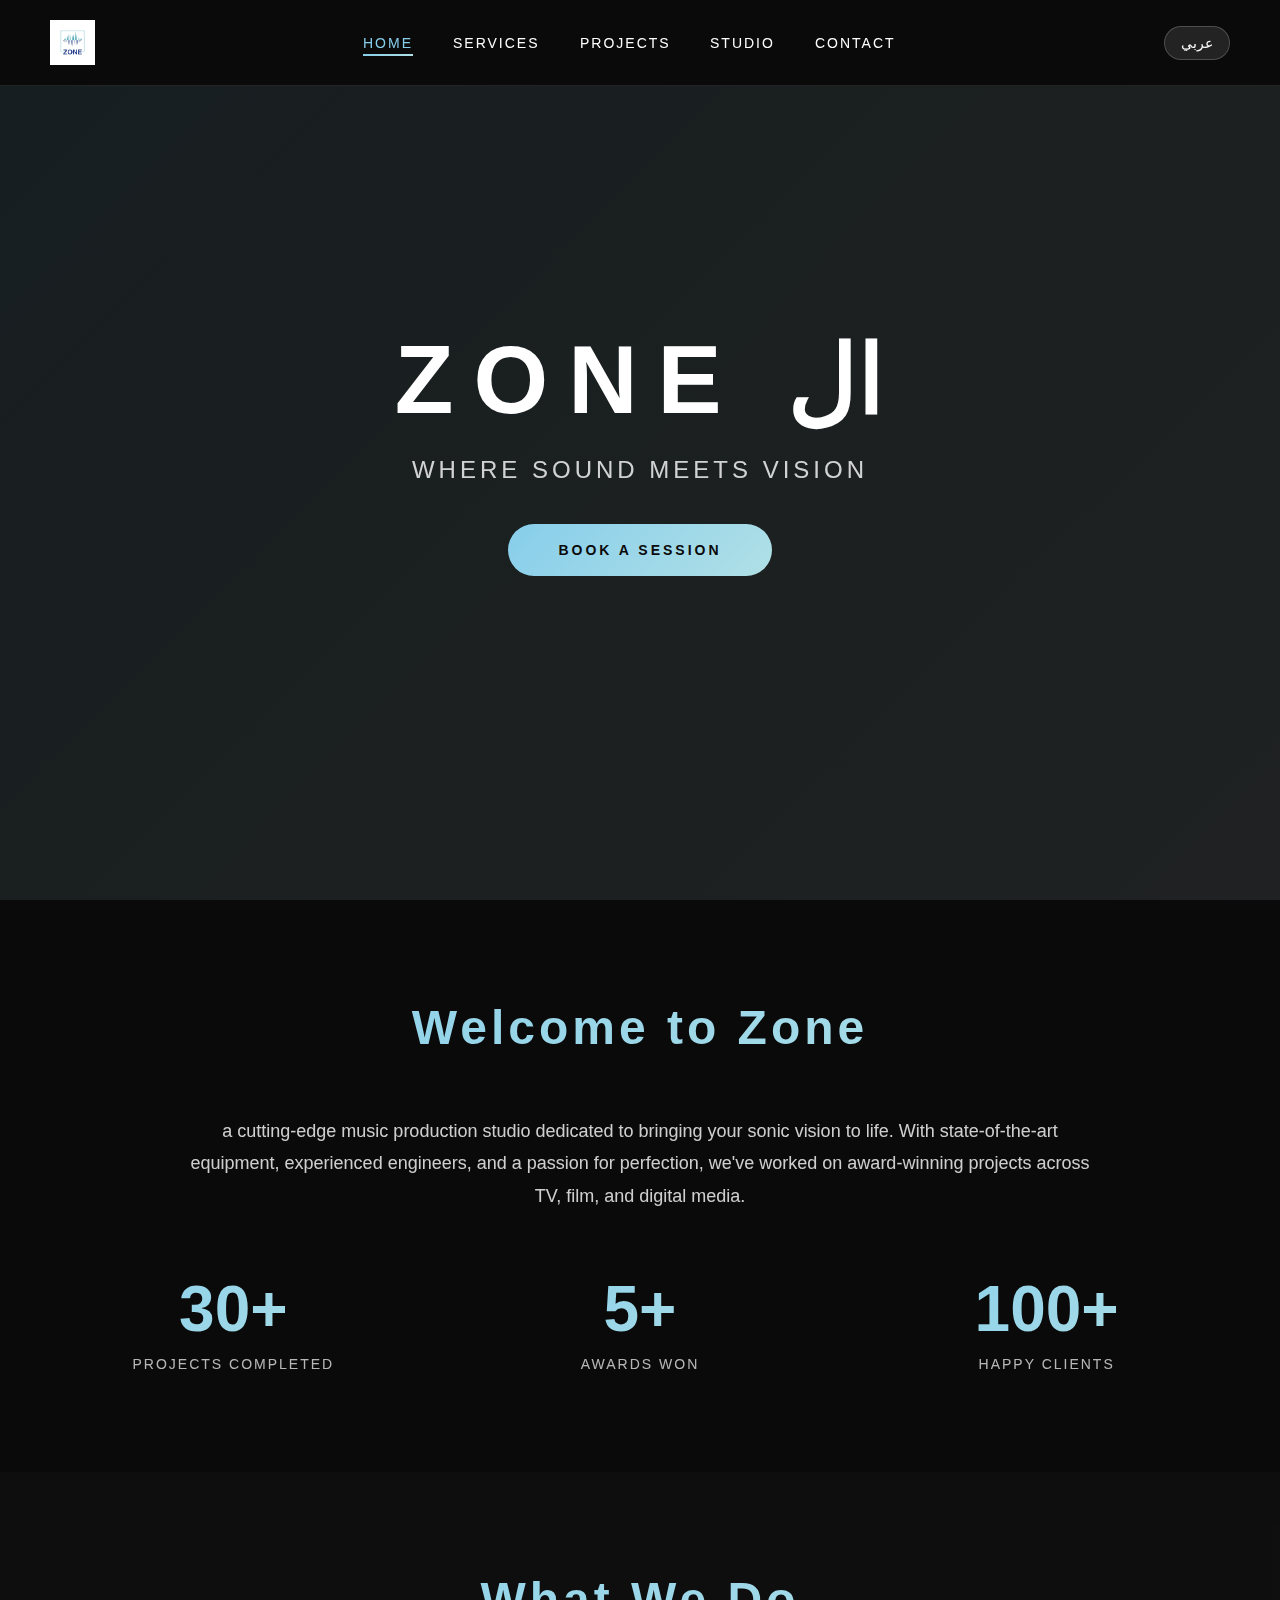
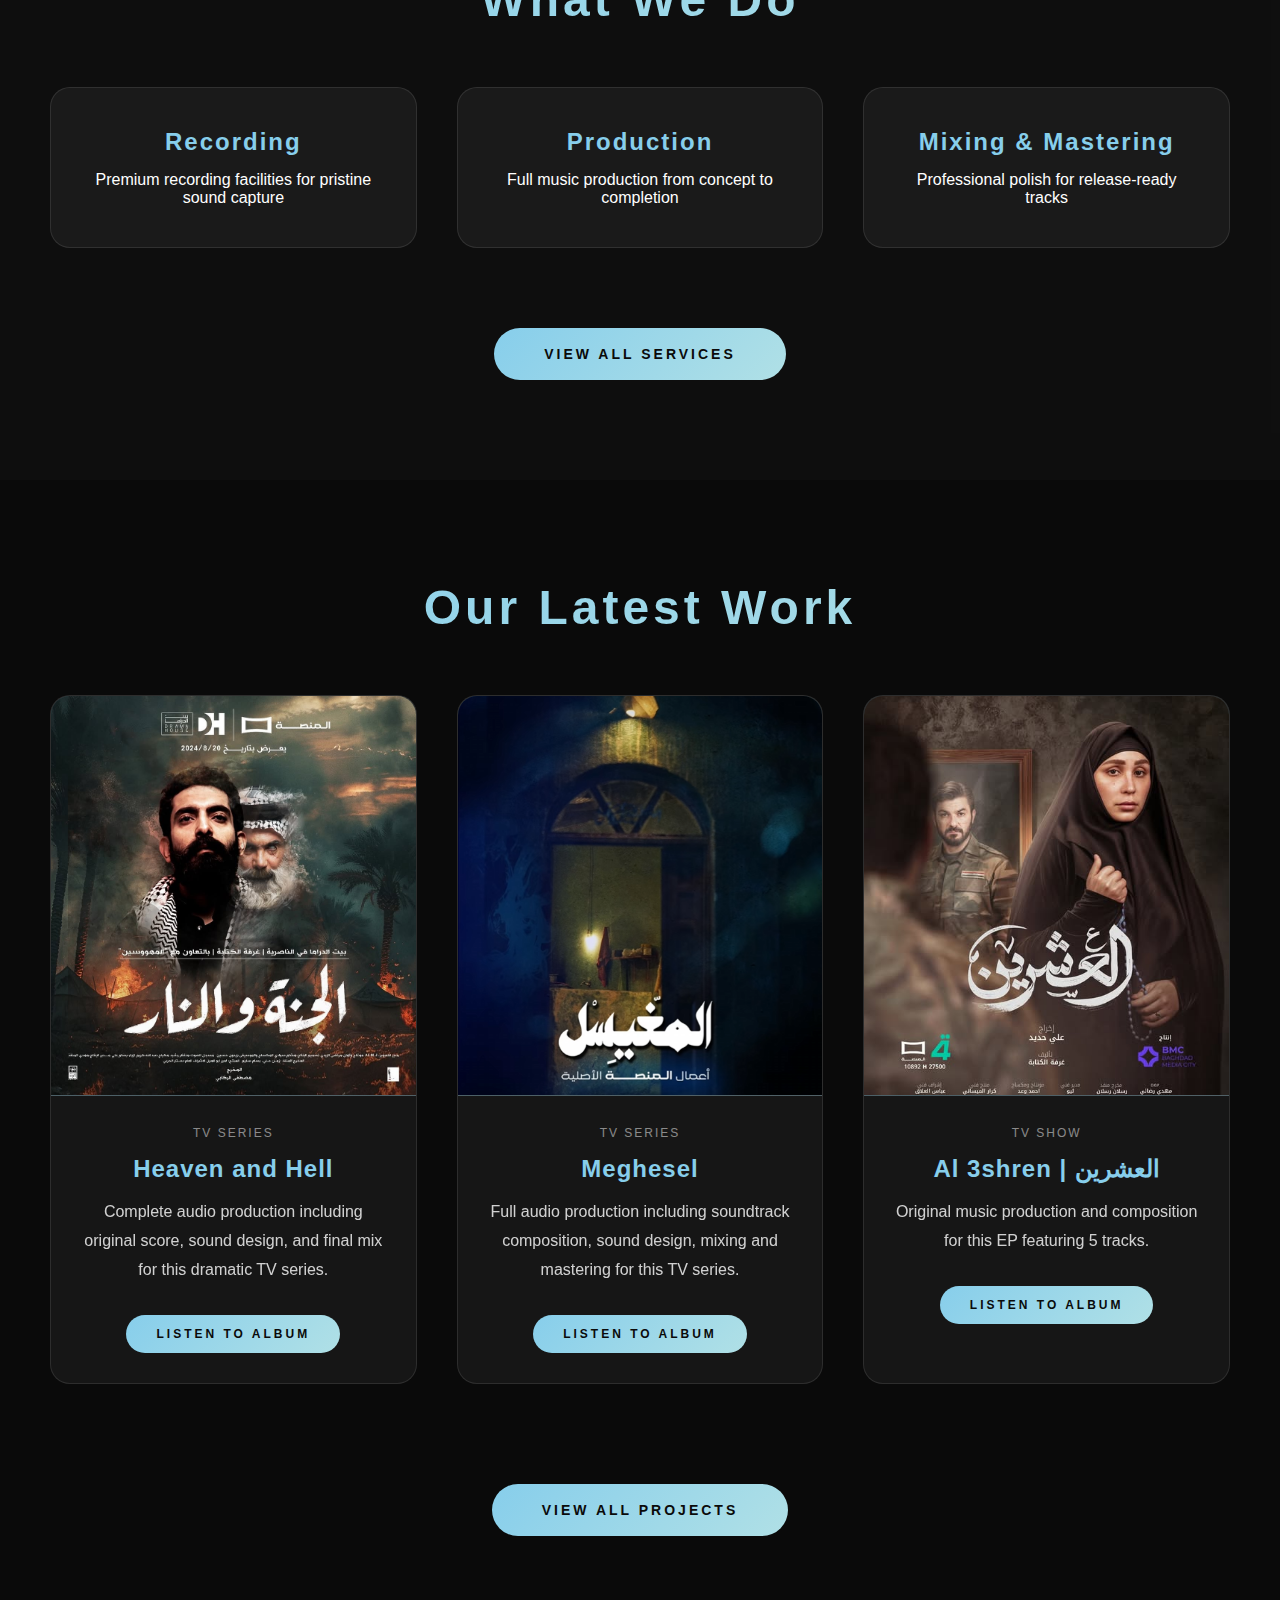
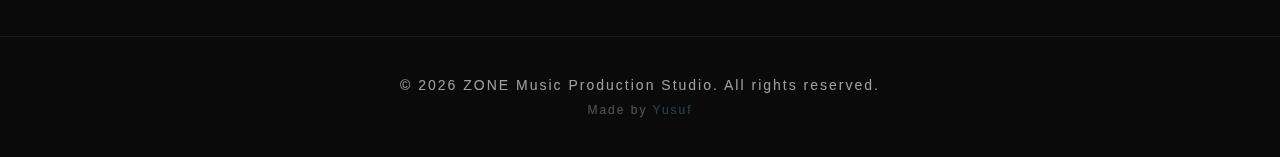
<file: index.html>
<!-- index.html - HOME PAGE -->
<!DOCTYPE html>
<html lang="en">
<head>
    <meta charset="UTF-8">
    <meta name="viewport" content="width=device-width, initial-scale=1.0">
    
    <!-- SEO Meta Tags -->
    <title>alzone - Professional Music Production Studio | Recording, Mixing & Mastering</title>
    <meta name="description" content="alzone is a cutting-edge music production studio specializing in recording, mixing, mastering, and sound design for TV, film, and digital media. Award-winning audio production services.">
    <meta name="keywords" content="music production studio, recording studio, mixing mastering, sound design, audio production, TV audio production, film audio, music studio">
    <meta name="author" content="alzone Music Production Studio">
    
    <!-- Open Graph / Social Media Meta Tags -->
    <meta property="og:type" content="website">
    <meta property="og:url" content="https://alzone.netlify.app/">
    <meta property="og:title" content="alzone - Professional Music Production Studio">
    <meta property="og:description" content="State-of-the-art music production studio for recording, mixing, mastering, and sound design for TV, film, and digital media.">
    <meta property="og:image" content="https://alzone.netlify.app/img/Logo0.jpg">
    
    <!-- Twitter Card Meta Tags -->
    <meta name="twitter:card" content="summary_large_image">
    <meta name="twitter:title" content="alzone - Professional Music Production Studio">
    <meta name="twitter:description" content="State-of-the-art music production studio for recording, mixing, mastering, and sound design.">
    <meta name="twitter:image" content="https://alzone.netlify.app/img/Logo0.jpg">
    
    <!-- Canonical URL -->
    <link rel="canonical" href="https://alzone.netlify.app/">
    
    <!-- Favicon -->
    <link rel="icon" type="image/jpeg" href="img/Logo0.jpg">
    
    <!-- Stylesheet -->
    <link rel="stylesheet" href="styles.css">
    
    <script>
        // Set language immediately before body renders to prevent flash of English content
        (function() {
            const savedLang = localStorage.getItem('websiteLanguage') || 'en';
            document.documentElement.lang = savedLang;
            if (savedLang === 'ar') {
                document.documentElement.setAttribute('dir', 'rtl');
            } else {
                document.documentElement.setAttribute('dir', 'ltr');
            }
        })();
    </script>
    <script src="language.js"></script>
</head>
<body>
    <nav>
        <div class="logo">
            <a href="index.html">
                <img src="img/Logo0.jpg" alt="Zone Studio Logo">
            </a>
        </div>
        <ul class="nav-links">
            <li><a href="index.html" class="active" data-translate-nav="home">Home</a></li>
            <li><a href="services.html" data-translate-nav="services">Services</a></li>
            <li><a href="projects.html" data-translate-nav="projects">Projects</a></li>
            <li><a href="studio.html" data-translate-nav="studio">Studio</a></li>
            <li><a href="contact.html" data-translate-nav="contact">Contact</a></li>
        </ul>
        <div class="language-switcher">
            <button class="lang-btn">عربي</button>
        </div>
    </nav>

    <div class="hero">
        <div class="hero-bg"></div>
        <div class="hero-content">
            <h1 dir="ltr">ZONE ال</h1>
            <p data-translate-home="heroSubtitle">WHERE SOUND MEETS VISION</p>
            <a href="contact.html" class="cta-button" data-translate-home="bookSession">Book a Session</a>
        </div>
    </div>

    <section class="home-intro">
        <h2 data-translate-home="welcome">Welcome to Zone</h2>
        <p class="intro-text" data-translate-home="intro">
            a cutting-edge music production studio dedicated to bringing your sonic vision to life. 
            With state-of-the-art equipment, experienced engineers, and a passion for perfection, 
            we've worked on award-winning projects across TV, film, and digital media.
        </p>
        <div class="stats-grid">
            <div class="stat-item">
                <div class="stat-number">30+</div>
                <div class="stat-label" data-translate-home="ProjectsCompleted">Projects Completed</div>
            </div>
            <div class="stat-item">
                <div class="stat-number">5+</div>
                <div class="stat-label" data-translate-home="AwardsWon">Awards Won</div>
            </div>
            <div class="stat-item">
                <div class="stat-number">100+</div>
                <div class="stat-label" data-translate-home="HappyClients" >Happy Clients</div>
            </div>
        </div>
    </section>

    <section class="home-services-preview">
        <h2 data-translate-home="whatWeDo">What We Do</h2>
        <div class="services-preview-grid">
            <div class="service-preview-card">
                <h3 data-translate-home="serviceRecording">Recording</h3>
                <p data-translate-home="serviceRecordingDesc">Premium recording facilities for pristine sound capture</p>
            </div>
            <div class="service-preview-card">
                <h3 data-translate-home="serviceProduction">Production</h3>
                <p data-translate-home="serviceProductionDesc">Full music production from concept to completion</p>
            </div>
            <div class="service-preview-card">
                <h3 data-translate-home="serviceMixing">Mixing & Mastering</h3>
                <p data-translate-home="serviceMixingDesc">Professional polish for release-ready tracks</p>
            </div>
        </div>
        <a href="services.html" class="cta-button" data-translate-home="viewAllServices">View All Services</a>
    </section>

    <section class="home-projects-preview">
        <h2 data-translate-home="ourLatestWork">Our Latest Work</h2>
        <div class="projects-grid">
            <!-- Project 1: Heaven and Hell -->
            <a href="https://www.youtube.com/watch?v=a7tJ4GHe1a4&list=OLAK5uy_nWSeSlyQk4dj1r4nJlxDgCUy4KWRUuLvY" target="_blank" rel="noopener noreferrer" class="project-card" style="text-decoration: none; color: inherit; display: block;">
                <div class="project-image">
                    <img src="img/Heaven and hell(tv show).jpg" alt="Heaven and Hell TV Show - Audio Production">
                </div>
                <div class="project-content">
                    <div class="project-type">TV Series</div>
                    <h3 data-translate-project-name="heavenAndHell">Heaven and Hell</h3>
                    <p class="project-description" data-translate-project-desc="heavenAndHell">
                        Complete audio production including original score, sound design, and final mix for this dramatic TV series.
                    </p>
                    <span class="cta-button" style="margin-top: 15px; padding: 12px 30px; font-size: 12px; display: inline-block;">Listen to Album</span>
                </div>
            </a>

            <!-- Project 2: Meghesel -->
            <a href="https://youtu.be/MQdBk-B7hhE?si=0as0TJyGb6qZ-dRx" target="_blank" rel="noopener noreferrer" class="project-card" style="text-decoration: none; color: inherit; display: block;">
                <div class="project-image">
                    <img src="img/meghesel(tv show).png" alt="Meghesel TV Show - Soundtrack Production">
                </div>
                <div class="project-content">
                    <div class="project-type">TV Series</div>
                    <h3 data-translate-project-name="meghesel">Meghesel</h3>
                    <p class="project-description" data-translate-project-desc="meghesel">
                        Full audio production including soundtrack composition, sound design, mixing and mastering for this TV series.
                    </p>
                    <span class="cta-button" style="margin-top: 15px; padding: 12px 30px; font-size: 12px; display: inline-block;">Listen to Album</span>
                </div>
            </a>

            <!-- Project 3: Al 3shren -->
            <a href="https://youtu.be/Qgrno3ssWeI?si=iwd7qf7pfugpoWdT" target="_blank" rel="noopener noreferrer" class="project-card" style="text-decoration: none; color: inherit; display: block;">
                <div class="project-image">
                    <img src="img/al 3shren.jpg" alt="Al 3shren EP - Original Music Production">
                </div>
                <div class="project-content">
                    <div class="project-type">Tv show</div>
                    <h3 data-translate-project-name="al3shren">Al 3shren | العشرين</h3>
                    <p class="project-description" data-translate-project-desc="al3shren">
                        Original music production and composition for this EP featuring 5 tracks.
                    </p>
                    <span class="cta-button" style="margin-top: 15px; padding: 12px 30px; font-size: 12px; display: inline-block;">Listen to Album</span>
                </div>
            </a>
        </div>
        <a href="projects.html" class="cta-button" data-translate-home="viewAllProjects">View All Projects</a>
    </section>

    <footer>
        <p>&copy; 2026 ZONE Music Production Studio. All rights reserved.</p>
        <p style="margin-top: 10px; font-size: 12px; opacity: 0.5;">
            Made by <a href="https://github.com/OUTIF" target="_blank" rel="noopener noreferrer" style="color: #87CEEB; text-decoration: none; transition: opacity 0.3s;">Yusuf</a>
        </p>
    </footer>
</body>
</html>
</file>
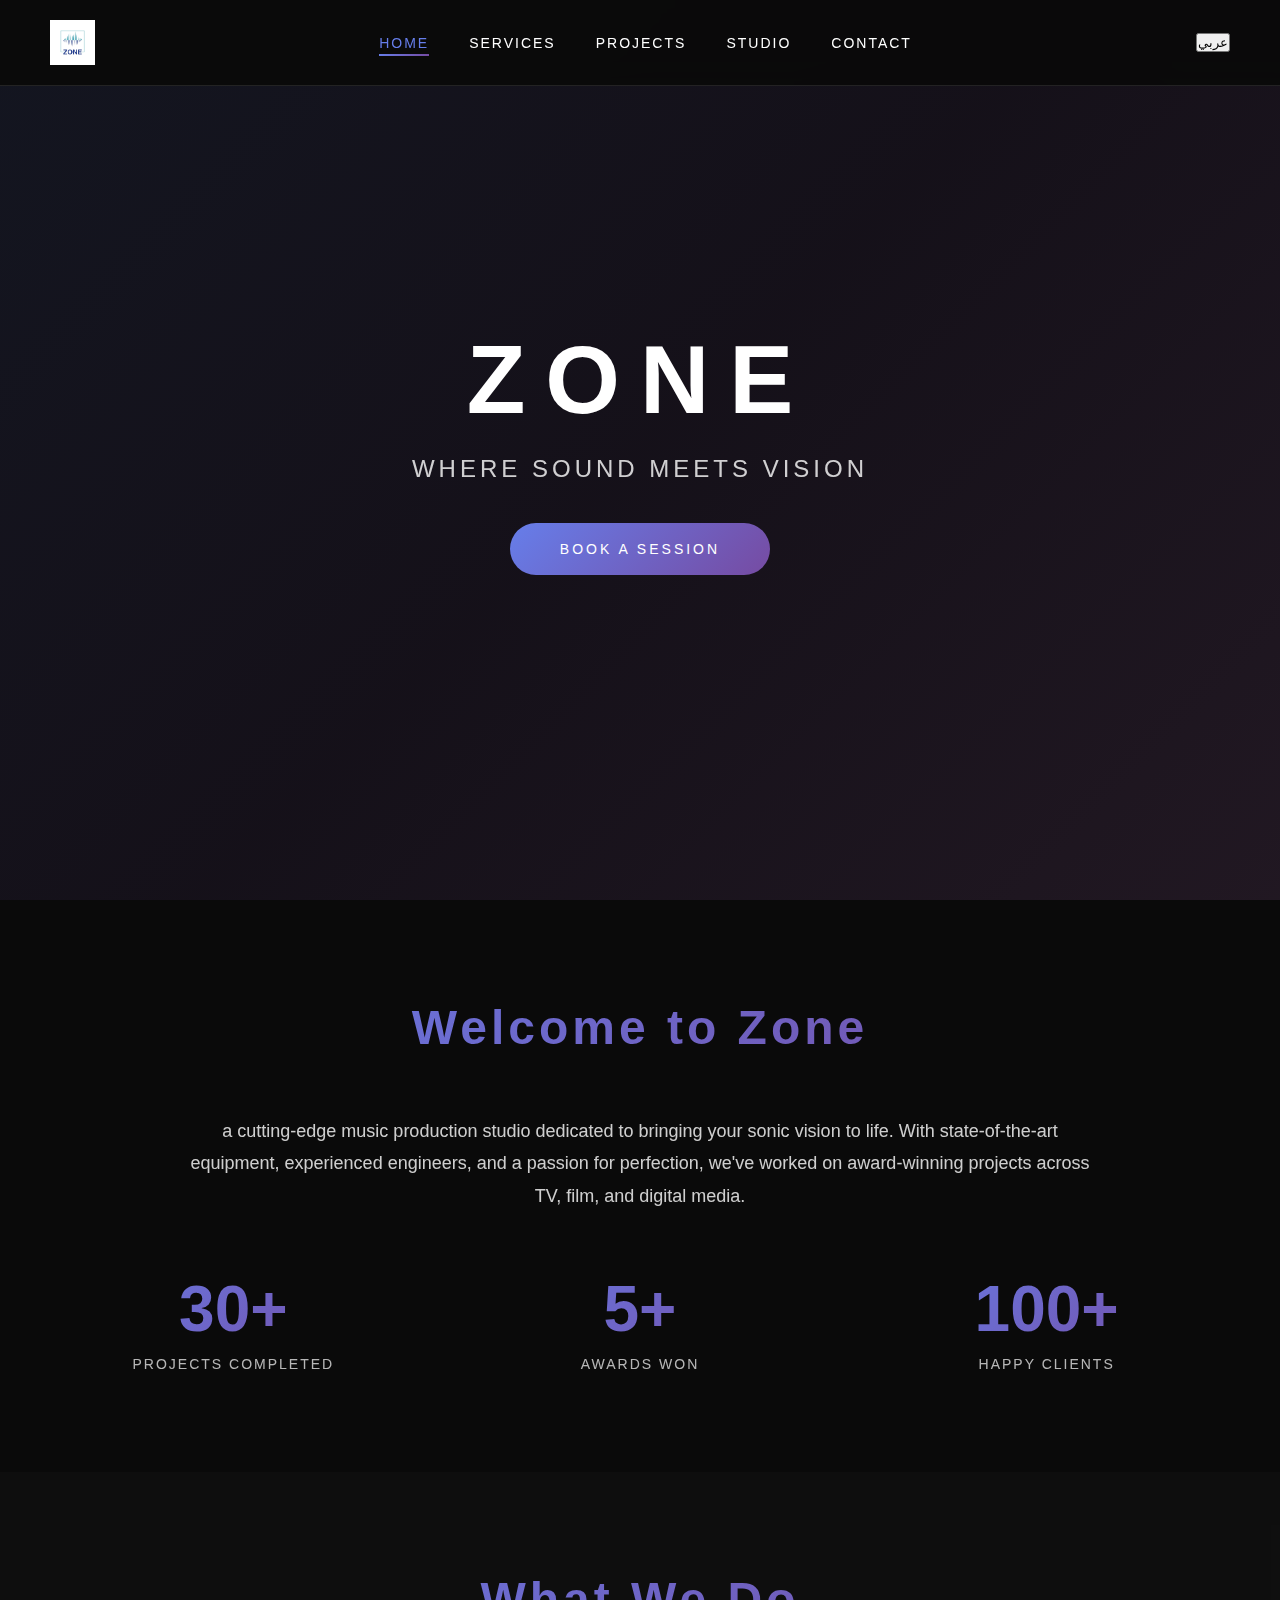
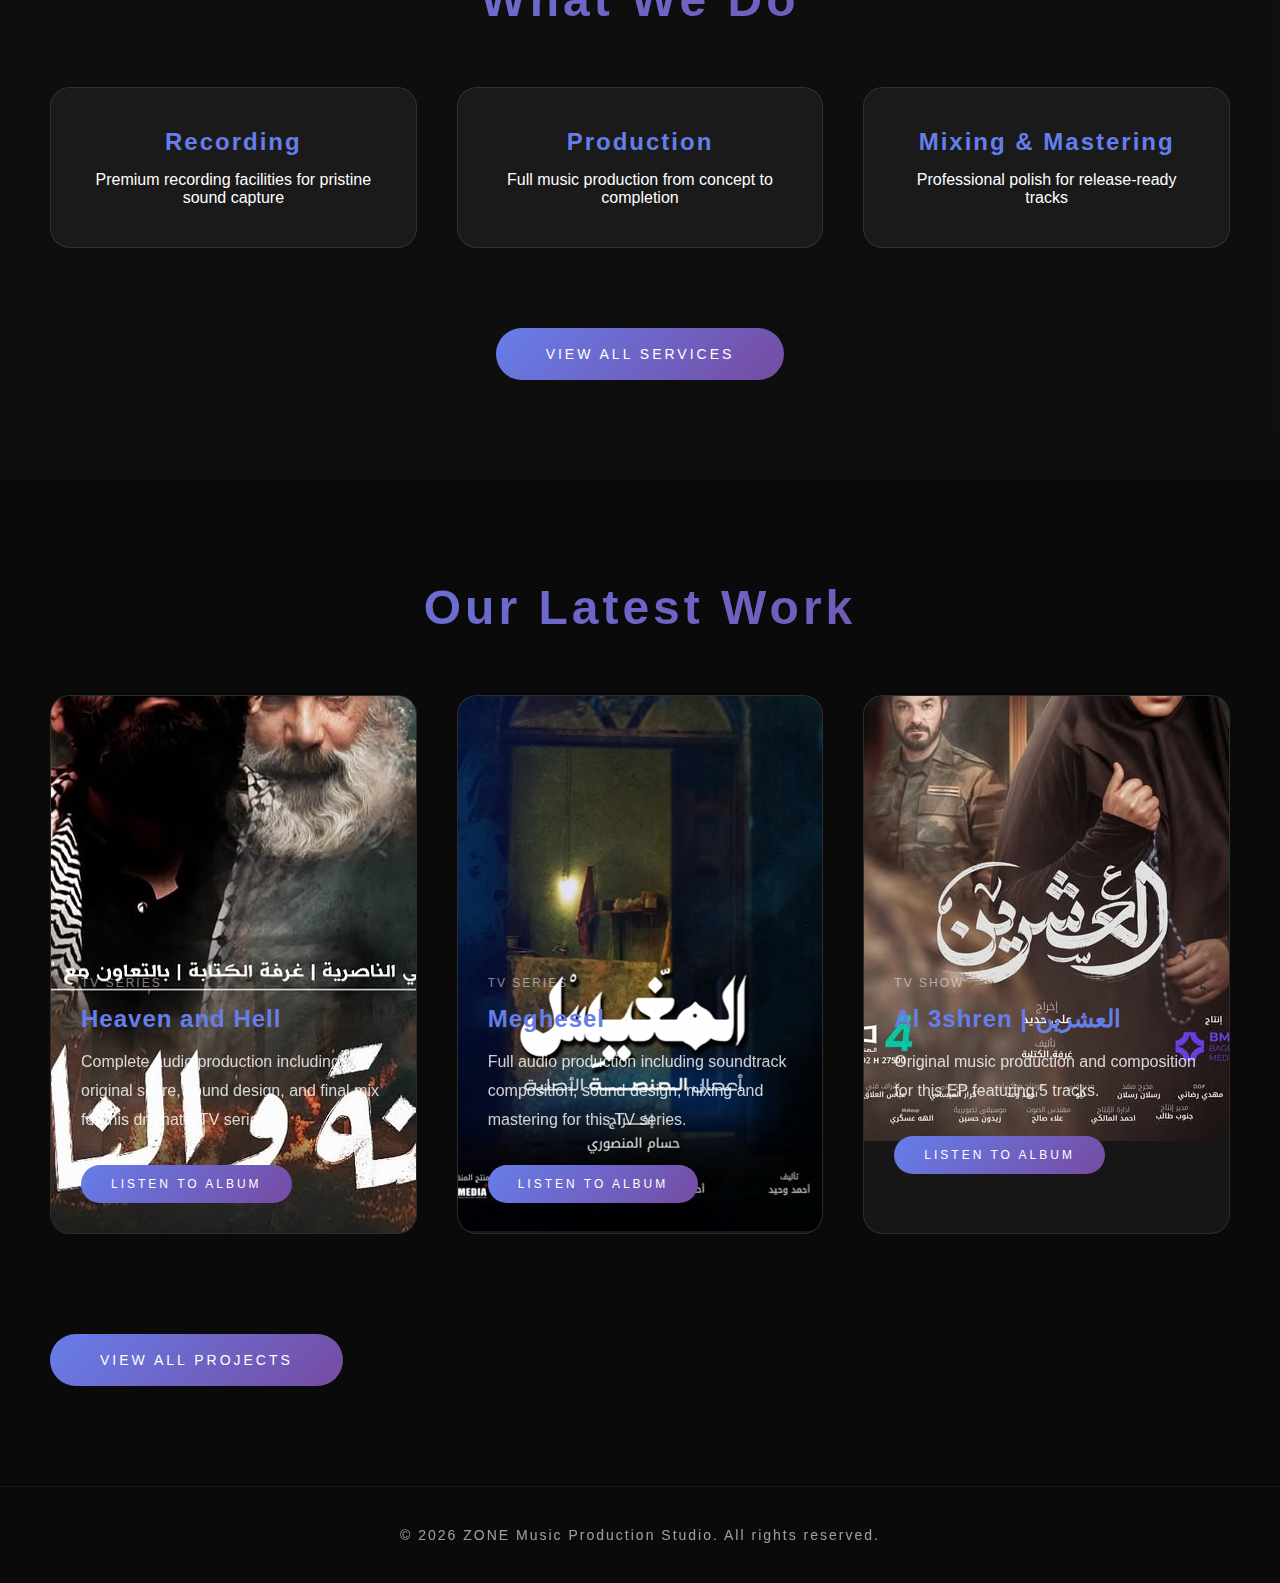
<file: src/index.html>
<!-- index.html - HOME PAGE -->
<!DOCTYPE html>
<html lang="en">
<head>
    <meta charset="UTF-8">
    <meta name="viewport" content="width=device-width, initial-scale=1.0">
    <title>ZONE - Music Production Studio</title>
    <link rel="icon" type="image/jpeg" href="img/Logo0.jpg">
    <link rel="stylesheet" href="styles.css">
    <script src="language.js"></script>
</head>
<body>
    <nav>
        <div class="logo">
            <a href="index.html">
                <img src="img/Logo0.jpg" alt="Zone Studio Logo">
            </a>
        </div>
        <ul class="nav-links">
            <li><a href="index.html" class="active" data-translate-nav="home">Home</a></li>
            <li><a href="services.html" data-translate-nav="services">Services</a></li>
            <li><a href="projects.html" data-translate-nav="projects">Projects</a></li>
            <li><a href="studio.html" data-translate-nav="studio">Studio</a></li>
            <li><a href="contact.html" data-translate-nav="contact">Contact</a></li>
        </ul>
        <div class="language-switcher">
            <button class="lang-btn">عربي</button>
        </div>
    </nav>

    <div class="hero">
        <div class="hero-bg"></div>
        <div class="hero-content">
            <h1>ZONE</h1>
            <p data-translate-home="heroSubtitle">WHERE SOUND MEETS VISION</p>
            <a href="contact.html" class="cta-button" data-translate-home="bookSession">Book a Session</a>
        </div>
    </div>

    <section class="home-intro">
        <h2 data-translate-home="welcome">Welcome to Zone</h2>
        <p class="intro-text" data-translate-home="intro">
            a cutting-edge music production studio dedicated to bringing your sonic vision to life. 
            With state-of-the-art equipment, experienced engineers, and a passion for perfection, 
            we've worked on award-winning projects across TV, film, and digital media.
        </p>
        <div class="stats-grid">
            <div class="stat-item">
                <div class="stat-number">30+</div>
                <div class="stat-label" data-translate-home="ProjectsCompleted">Projects Completed</div>
            </div>
            <div class="stat-item">
                <div class="stat-number">5+</div>
                <div class="stat-label" data-translate-home="AwardsWon">Awards Won</div>
            </div>
            <div class="stat-item">
                <div class="stat-number">100+</div>
                <div class="stat-label" data-translate-home="HappyClients" >Happy Clients</div>
            </div>
        </div>
    </section>

    <section class="home-services-preview">
        <h2 data-translate-home="whatWeDo">What We Do</h2>
        <div class="services-preview-grid">
            <div class="service-preview-card">
                <h3 data-translate-home="serviceRecording">Recording</h3>
                <p data-translate-home="serviceRecordingDesc">Premium recording facilities for pristine sound capture</p>
            </div>
            <div class="service-preview-card">
                <h3 data-translate-home="serviceProduction">Production</h3>
                <p data-translate-home="serviceProductionDesc">Full music production from concept to completion</p>
            </div>
            <div class="service-preview-card">
                <h3 data-translate-home="serviceMixing">Mixing & Mastering</h3>
                <p data-translate-home="serviceMixingDesc">Professional polish for release-ready tracks</p>
            </div>
        </div>
        <a href="services.html" class="cta-button" data-translate-home="viewAllServices">View All Services</a>
    </section>

    <section class="home-projects-preview">
        <h2 data-translate-home="ourLatestWork">Our Latest Work</h2>
        <div class="projects-grid">
            <!-- Project 1: Heaven and Hell -->
            <div class="project-card">
                <div class="project-image">
                    <img src="img/Heaven and hell(tv show).jpg" alt="Heaven and Hell TV Show">
                </div>
                <div class="project-content">
                    <div class="project-type">TV Series</div>
                    <h3 data-translate-project-name="heavenAndHell">Heaven and Hell</h3>
                    <p class="project-description" data-translate-project-desc="heavenAndHell">
                        Complete audio production including original score, sound design, and final mix for this dramatic TV series.
                    </p>
                    <a href="https://www.youtube.com/watch?v=a7tJ4GHe1a4&list=OLAK5uy_nWSeSlyQk4dj1r4nJlxDgCUy4KWRUuLvY" target="_blank" rel="noopener noreferrer" class="cta-button" style="margin-top: 15px; padding: 12px 30px; font-size: 12px;">Listen to Album</a>
                </div>
            </div>

            <!-- Project 2: Meghesel -->
            <div class="project-card">
                <div class="project-image">
                    <img src="img/meghesel(tv show).png" alt="Meghesel TV Show">
                </div>
                <div class="project-content">
                    <div class="project-type">TV Series</div>
                    <h3 data-translate-project-name="meghesel">Meghesel</h3>
                    <p class="project-description" data-translate-project-desc="meghesel">
                        Full audio production including soundtrack composition, sound design, mixing and mastering for this TV series.
                    </p>
                    <a href="https://youtu.be/MQdBk-B7hhE?si=0as0TJyGb6qZ-dRx" target="_blank" rel="noopener noreferrer" class="cta-button" style="margin-top: 15px; padding: 12px 30px; font-size: 12px;">Listen to Album</a>
                </div>
            </div>

            <!-- Project 3: Al 3shren -->
            <div class="project-card">
                <div class="project-image">
                    <img src="img/al 3shren.jpg" alt="Al 3shren EP">
                </div>
                <div class="project-content">
                    <div class="project-type">Tv show</div>
                    <h3 data-translate-project-name="al3shren">Al 3shren | العشرين</h3>
                    <p class="project-description" data-translate-project-desc="al3shren">
                        Original music production and composition for this EP featuring 5 tracks.
                    </p>
                    <a href="https://youtu.be/Qgrno3ssWeI?si=iwd7qf7pfugpoWdT" target="_blank" rel="noopener noreferrer" class="cta-button" style="margin-top: 15px; padding: 12px 30px; font-size: 12px;">Listen to Album</a>
                </div>
            </div>
        </div>
        <a href="projects.html" class="cta-button" data-translate-home="viewAllProjects">View All Projects</a>
    </section>

    <footer>
        <p>&copy; 2026 ZONE Music Production Studio. All rights reserved.</p>
    </footer>
</body>
</html>
</file>
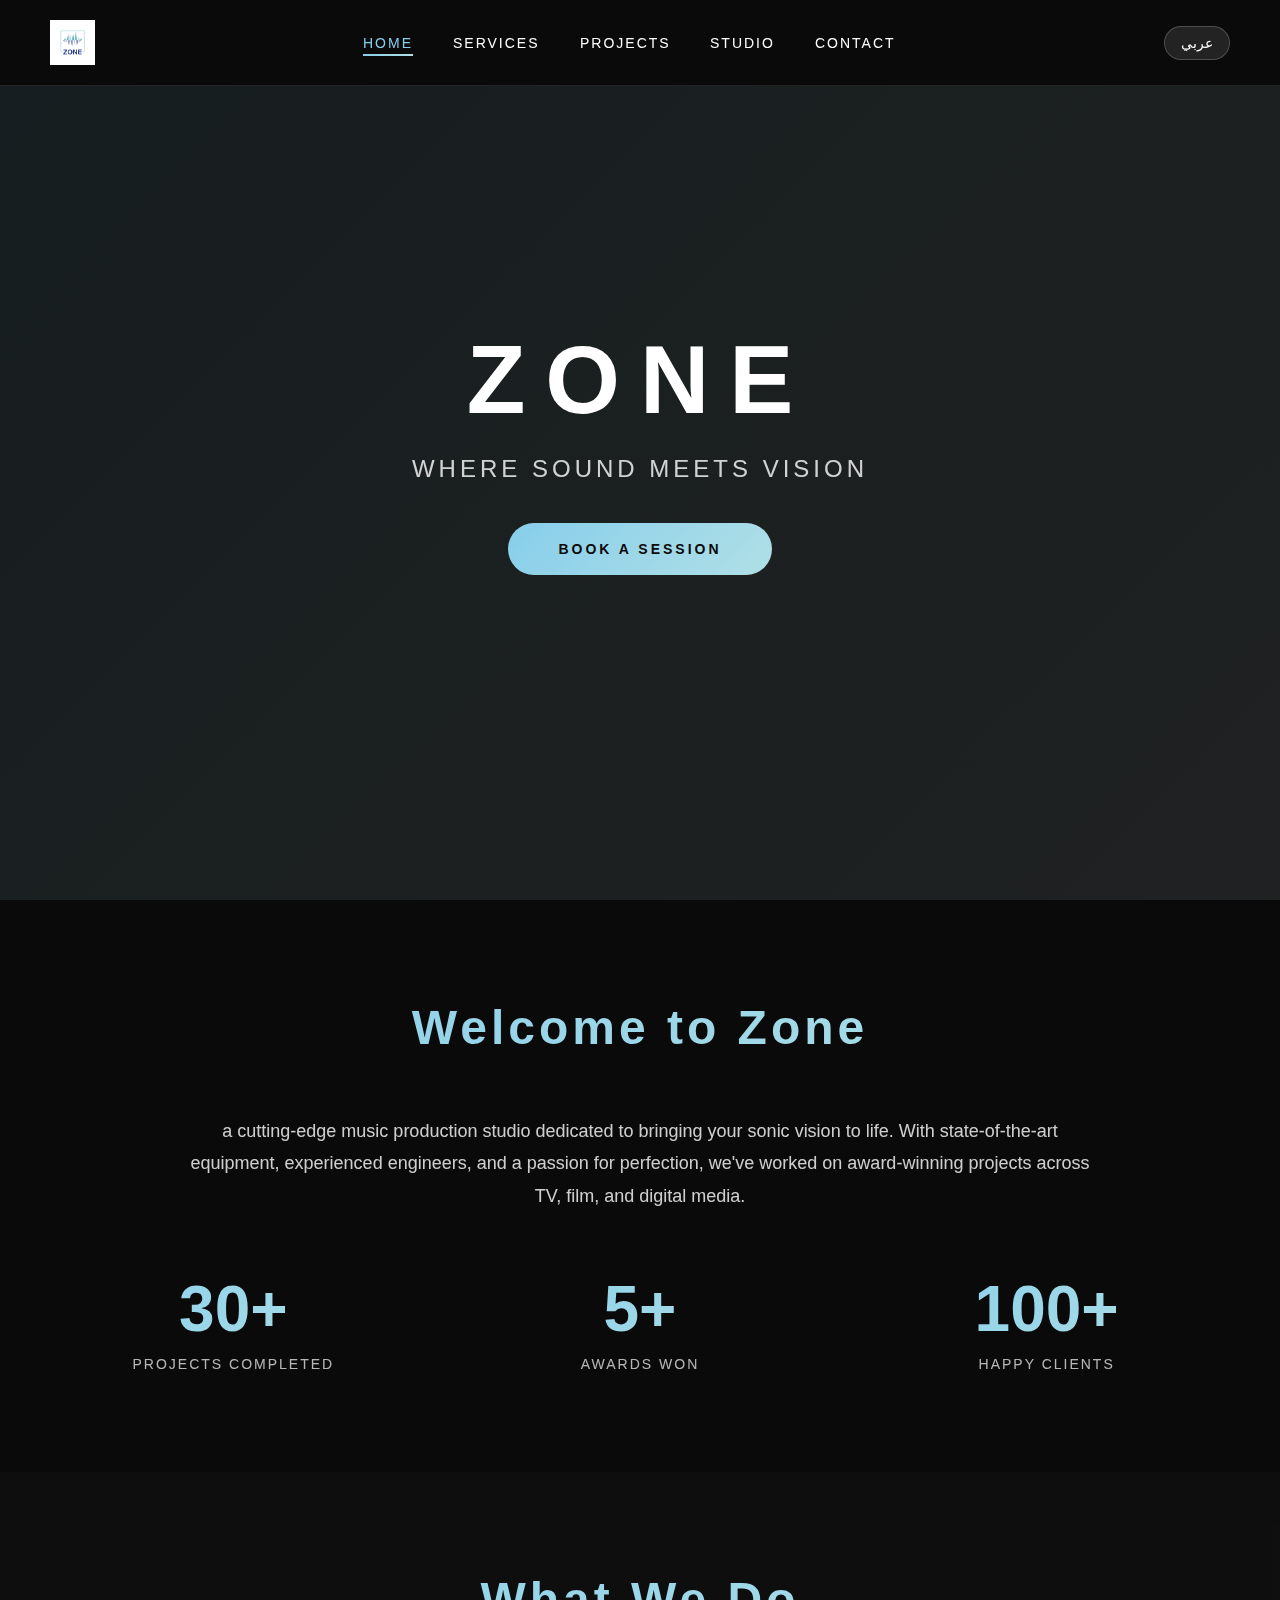
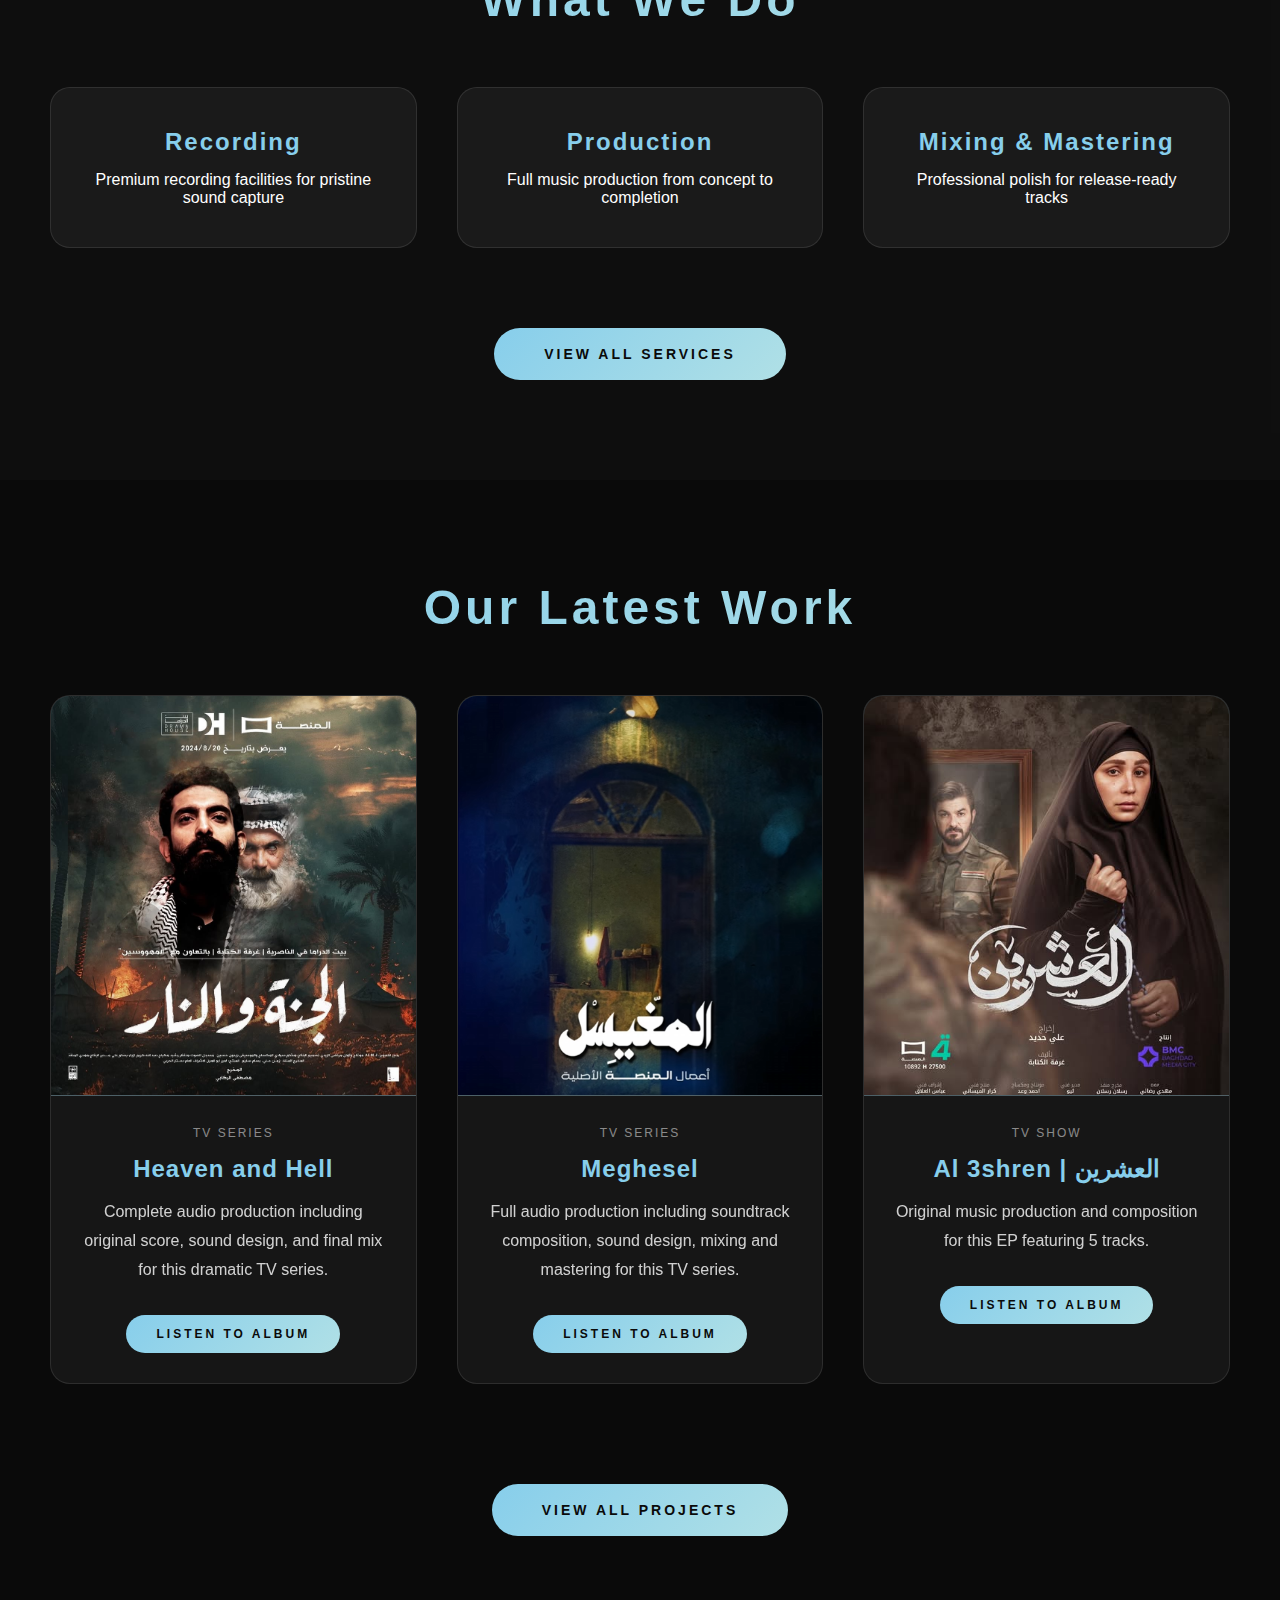
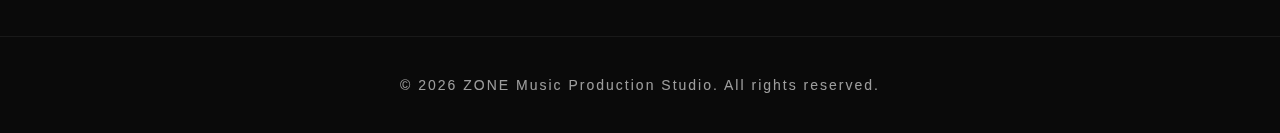
<file: src_test/index.html>
<!-- index.html - HOME PAGE -->
<!DOCTYPE html>
<html lang="en">
<head>
    <meta charset="UTF-8">
    <meta name="viewport" content="width=device-width, initial-scale=1.0">
    <title>ZONE - Music Production Studio</title>
    <link rel="icon" type="image/jpeg" href="img/Logo0.jpg">
    <link rel="stylesheet" href="styles.css">
    <script>
        // Set language immediately before body renders to prevent flash of English content
        (function() {
            const savedLang = localStorage.getItem('websiteLanguage') || 'en';
            document.documentElement.lang = savedLang;
            if (savedLang === 'ar') {
                document.documentElement.setAttribute('dir', 'rtl');
            } else {
                document.documentElement.setAttribute('dir', 'ltr');
            }
        })();
    </script>
    <script src="language.js"></script>
</head>
<body>
    <nav>
        <div class="logo">
            <a href="index.html">
                <img src="img/Logo0.jpg" alt="Zone Studio Logo">
            </a>
        </div>
        <ul class="nav-links">
            <li><a href="index.html" class="active" data-translate-nav="home">Home</a></li>
            <li><a href="services.html" data-translate-nav="services">Services</a></li>
            <li><a href="projects.html" data-translate-nav="projects">Projects</a></li>
            <li><a href="studio.html" data-translate-nav="studio">Studio</a></li>
            <li><a href="contact.html" data-translate-nav="contact">Contact</a></li>
        </ul>
        <div class="language-switcher">
            <button class="lang-btn">عربي</button>
        </div>
    </nav>

    <div class="hero">
        <div class="hero-bg"></div>
        <div class="hero-content">
            <h1>ZONE</h1>
            <p data-translate-home="heroSubtitle">WHERE SOUND MEETS VISION</p>
            <a href="contact.html" class="cta-button" data-translate-home="bookSession">Book a Session</a>
        </div>
    </div>

    <section class="home-intro">
        <h2 data-translate-home="welcome">Welcome to Zone</h2>
        <p class="intro-text" data-translate-home="intro">
            a cutting-edge music production studio dedicated to bringing your sonic vision to life. 
            With state-of-the-art equipment, experienced engineers, and a passion for perfection, 
            we've worked on award-winning projects across TV, film, and digital media.
        </p>
        <div class="stats-grid">
            <div class="stat-item">
                <div class="stat-number">30+</div>
                <div class="stat-label" data-translate-home="ProjectsCompleted">Projects Completed</div>
            </div>
            <div class="stat-item">
                <div class="stat-number">5+</div>
                <div class="stat-label" data-translate-home="AwardsWon">Awards Won</div>
            </div>
            <div class="stat-item">
                <div class="stat-number">100+</div>
                <div class="stat-label" data-translate-home="HappyClients" >Happy Clients</div>
            </div>
        </div>
    </section>

    <section class="home-services-preview">
        <h2 data-translate-home="whatWeDo">What We Do</h2>
        <div class="services-preview-grid">
            <div class="service-preview-card">
                <h3 data-translate-home="serviceRecording">Recording</h3>
                <p data-translate-home="serviceRecordingDesc">Premium recording facilities for pristine sound capture</p>
            </div>
            <div class="service-preview-card">
                <h3 data-translate-home="serviceProduction">Production</h3>
                <p data-translate-home="serviceProductionDesc">Full music production from concept to completion</p>
            </div>
            <div class="service-preview-card">
                <h3 data-translate-home="serviceMixing">Mixing & Mastering</h3>
                <p data-translate-home="serviceMixingDesc">Professional polish for release-ready tracks</p>
            </div>
        </div>
        <a href="services.html" class="cta-button" data-translate-home="viewAllServices">View All Services</a>
    </section>

    <section class="home-projects-preview">
        <h2 data-translate-home="ourLatestWork">Our Latest Work</h2>
        <div class="projects-grid">
            <!-- Project 1: Heaven and Hell -->
            <div class="project-card">
                <div class="project-image">
                    <img src="img/Heaven and hell(tv show).jpg" alt="Heaven and Hell TV Show">
                </div>
                <div class="project-content">
                    <div class="project-type">TV Series</div>
                    <h3 data-translate-project-name="heavenAndHell">Heaven and Hell</h3>
                    <p class="project-description" data-translate-project-desc="heavenAndHell">
                        Complete audio production including original score, sound design, and final mix for this dramatic TV series.
                    </p>
                    <a href="https://www.youtube.com/watch?v=a7tJ4GHe1a4&list=OLAK5uy_nWSeSlyQk4dj1r4nJlxDgCUy4KWRUuLvY" target="_blank" rel="noopener noreferrer" class="cta-button" style="margin-top: 15px; padding: 12px 30px; font-size: 12px;">Listen to Album</a>
                </div>
            </div>

            <!-- Project 2: Meghesel -->
            <div class="project-card">
                <div class="project-image">
                    <img src="img/meghesel(tv show).png" alt="Meghesel TV Show">
                </div>
                <div class="project-content">
                    <div class="project-type">TV Series</div>
                    <h3 data-translate-project-name="meghesel">Meghesel</h3>
                    <p class="project-description" data-translate-project-desc="meghesel">
                        Full audio production including soundtrack composition, sound design, mixing and mastering for this TV series.
                    </p>
                    <a href="https://youtu.be/MQdBk-B7hhE?si=0as0TJyGb6qZ-dRx" target="_blank" rel="noopener noreferrer" class="cta-button" style="margin-top: 15px; padding: 12px 30px; font-size: 12px;">Listen to Album</a>
                </div>
            </div>

            <!-- Project 3: Al 3shren -->
            <div class="project-card">
                <div class="project-image">
                    <img src="img/al 3shren.jpg" alt="Al 3shren EP">
                </div>
                <div class="project-content">
                    <div class="project-type">Tv show</div>
                    <h3 data-translate-project-name="al3shren">Al 3shren | العشرين</h3>
                    <p class="project-description" data-translate-project-desc="al3shren">
                        Original music production and composition for this EP featuring 5 tracks.
                    </p>
                    <a href="https://youtu.be/Qgrno3ssWeI?si=iwd7qf7pfugpoWdT" target="_blank" rel="noopener noreferrer" class="cta-button" style="margin-top: 15px; padding: 12px 30px; font-size: 12px;">Listen to Album</a>
                </div>
            </div>
        </div>
        <a href="projects.html" class="cta-button" data-translate-home="viewAllProjects">View All Projects</a>
    </section>

    <footer>
        <p>&copy; 2026 ZONE Music Production Studio. All rights reserved.</p>
    </footer>
</body>
</html>
</file>
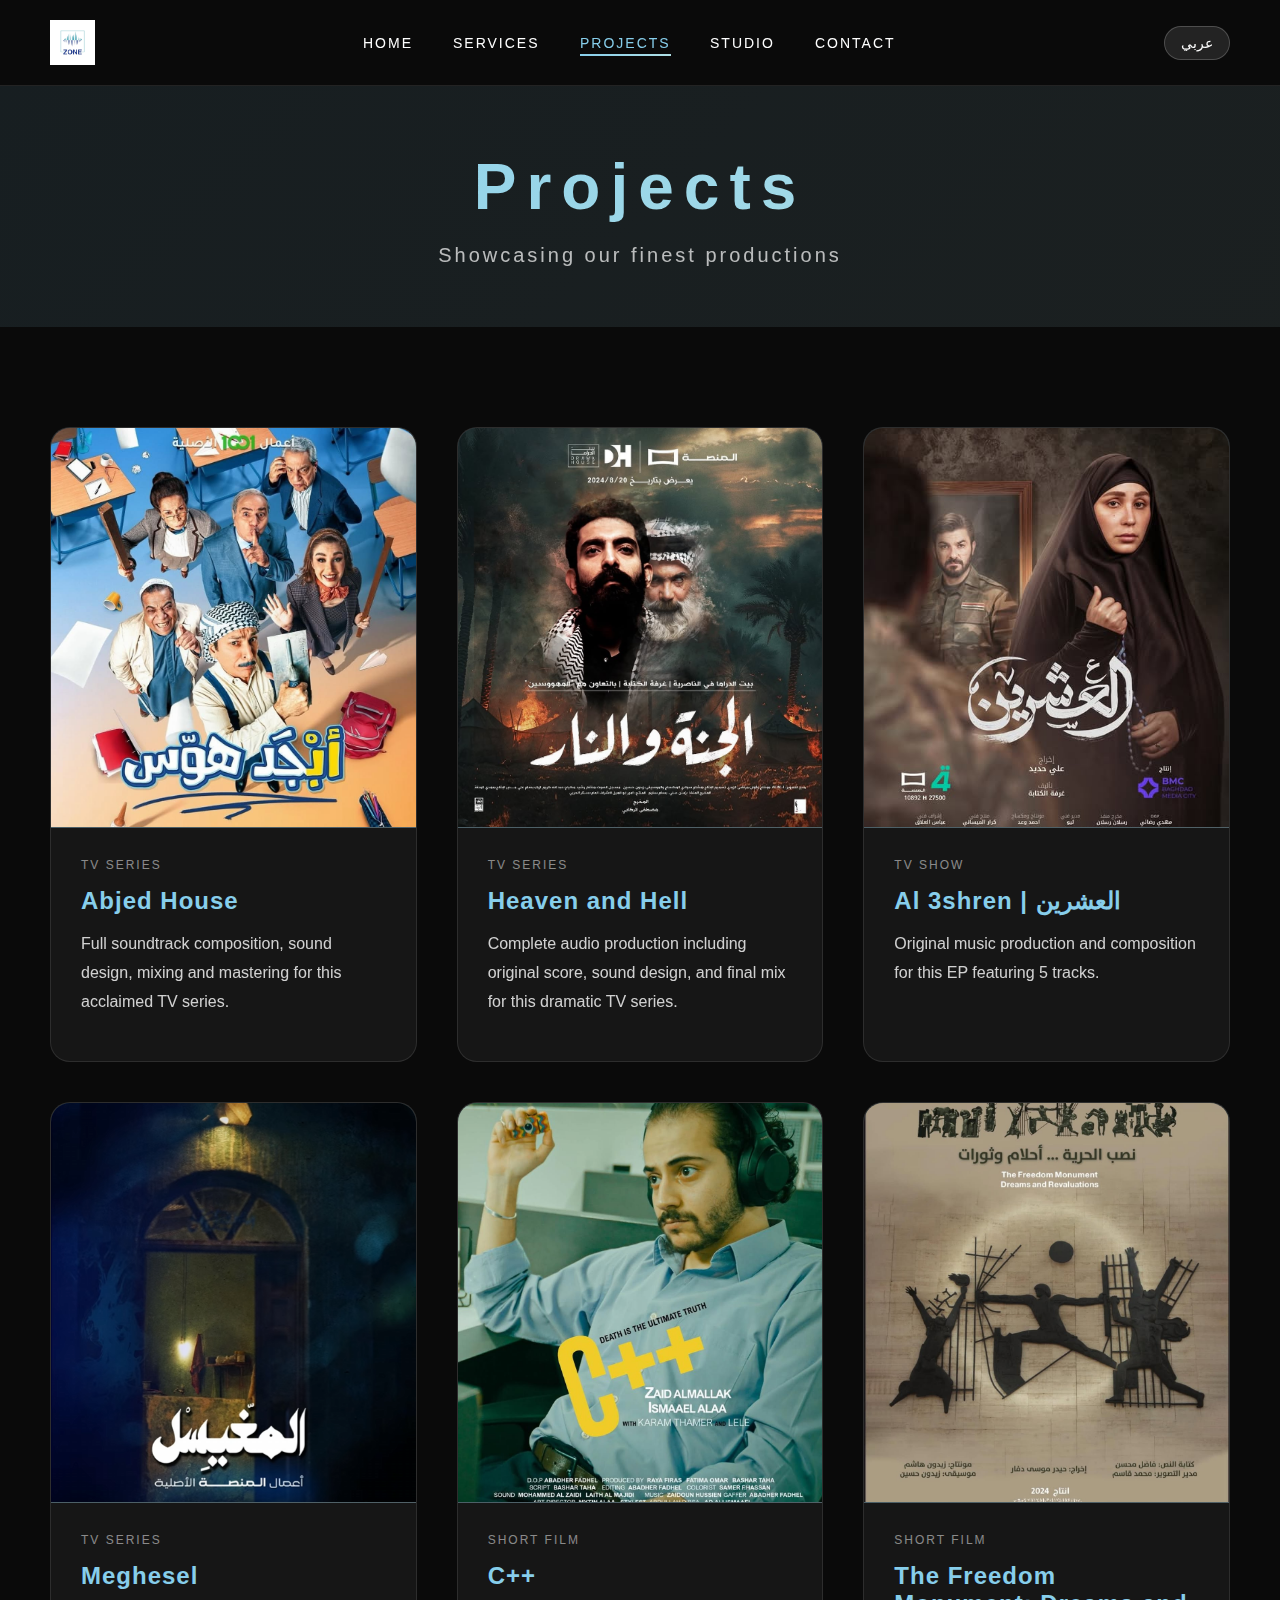
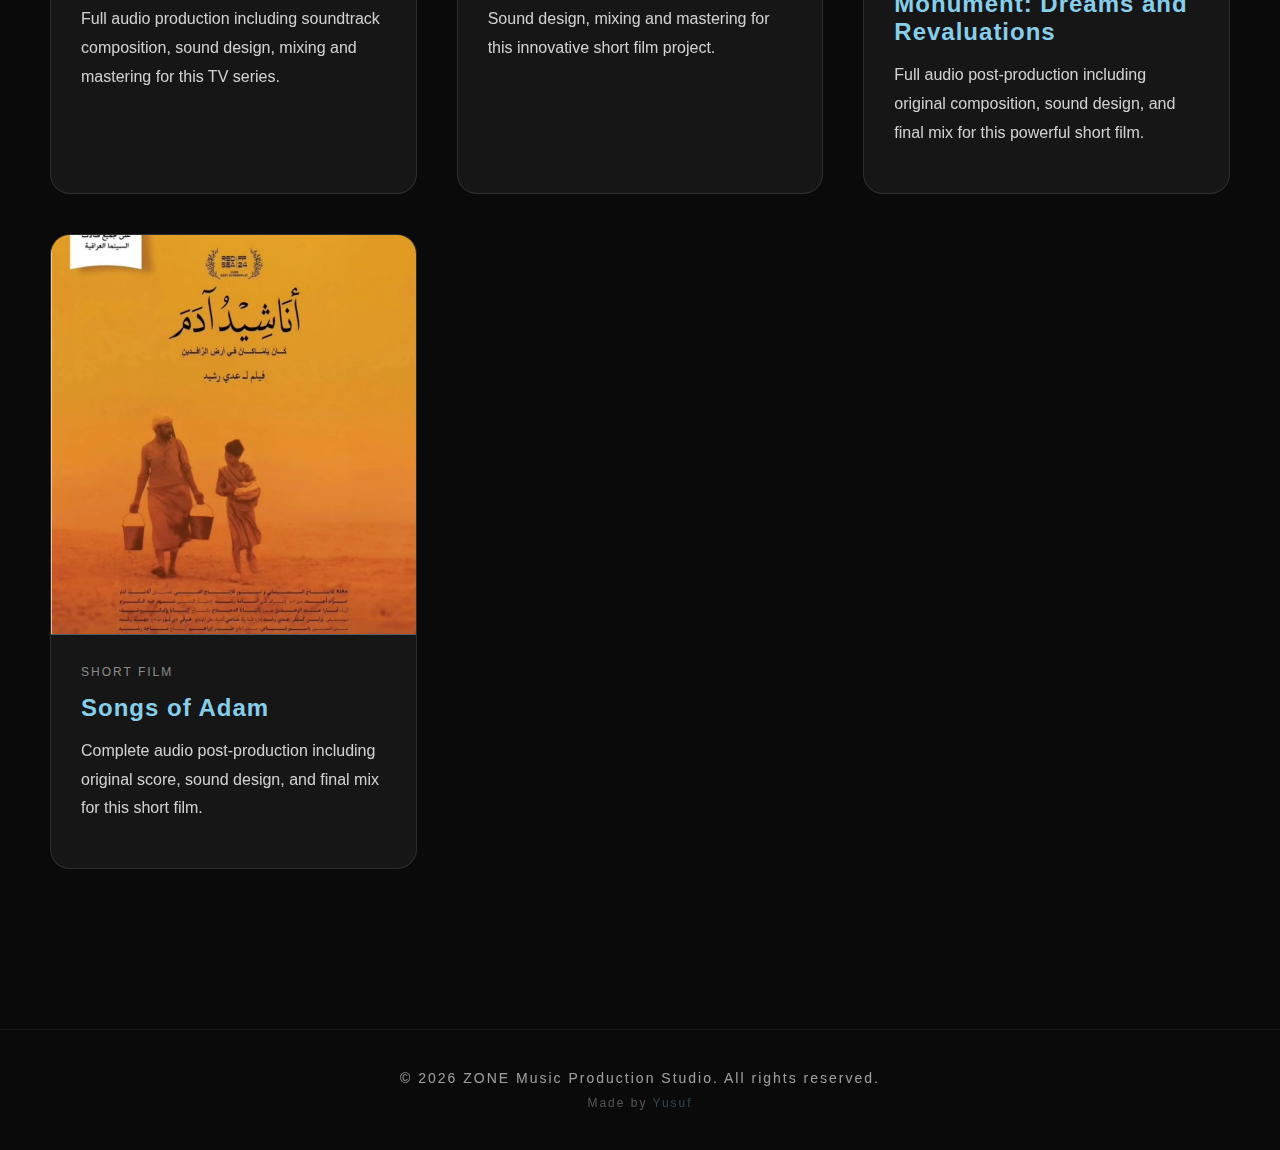
<file: projects.html>
<!-- projects.html - PROJECTS PAGE -->
<!DOCTYPE html>
<html lang="en">
<head>
    <meta charset="UTF-8">
    <meta name="viewport" content="width=device-width, initial-scale=1.0">
    
    <!-- SEO Meta Tags -->
    <title>Our Projects - TV & Film Audio Production | alzone Music Production Studio</title>
    <meta name="description" content="View our portfolio of award-winning audio production work for TV series, films, and digital media including Heaven and Hell, Meghesel, Al 3shren, and more.">
    <meta name="keywords" content="music production portfolio, TV audio production, film soundtrack, audio post-production projects">
    <meta name="author" content="alzone Music Production Studio">
    <meta name="robots" content="index, follow">
    
    <!-- Open Graph / Social Media -->
    <meta property="og:type" content="website">
    <meta property="og:url" content="https://alzone.netlify.app/projects.html">
    <meta property="og:title" content="Our Projects - alzone Music Production Studio">
    <meta property="og:description" content="Award-winning audio production work for TV series, films, and digital media.">
    <meta property="og:image" content="https://alzone.netlify.app/img/Logo0.jpg">
    
    <!-- Twitter Card -->
    <meta name="twitter:card" content="summary_large_image">
    <meta name="twitter:title" content="Our Projects - alzone Music Production Studio">
    <meta name="twitter:description" content="Award-winning audio production work for TV series, films, and digital media.">
    <meta name="twitter:image" content="https://alzone.netlify.app/img/Logo0.jpg">
    
    <!-- Language Alternates -->
    <link rel="alternate" hreflang="en" href="https://alzone.netlify.app/projects.html">
    <link rel="alternate" hreflang="ar" href="https://alzone.netlify.app/projects.html">
    
    <!-- Canonical URL -->
    <link rel="canonical" href="https://alzone.netlify.app/projects.html">
    
    <!-- Favicon -->
    <link rel="icon" type="image/jpeg" href="img/Logo0.jpg">
    
    <!-- Stylesheet -->
    <link rel="stylesheet" href="styles.css">
    
    <script>
        // Set language immediately before body renders to prevent flash of English content
        (function() {
            const savedLang = localStorage.getItem('websiteLanguage') || 'en';
            document.documentElement.lang = savedLang;
            if (savedLang === 'ar') {
                document.documentElement.setAttribute('dir', 'rtl');
            } else {
                document.documentElement.setAttribute('dir', 'ltr');
            }
        })();
    </script>
    <script src="language.js"></script>
</head>
<body>
    <nav>
        <div class="logo">
            <a href="index.html">
                <img src="img/Logo0.jpg" alt="Zone Studio Logo">
            </a>
        </div>
        <ul class="nav-links">
            <li><a href="index.html" data-translate-nav="home">Home</a></li>
            <li><a href="services.html" data-translate-nav="services">Services</a></li>
            <li><a href="projects.html" class="active" data-translate-nav="projects">Projects</a></li>
            <li><a href="studio.html" data-translate-nav="studio">Studio</a></li>
            <li><a href="contact.html" data-translate-nav="contact">Contact</a></li>
        </ul>
        <div class="language-switcher">
            <button class="lang-btn">عربي</button>
        </div>
    </nav>

    <div class="page-header">
        <h1 data-translate-projects="title">Projects</h1>
        <p data-translate-projects="subtitle">Showcasing our finest productions</p>
    </div>

    <section>
        <div class="projects-grid">
            <!-- Project 1: Abjed House -->
            <div class="project-card">
                <div class="project-image">
                    <img src="img/abjedhouuse(tv show).jpg" alt="Abjed House TV Show - Soundtrack Production">
                </div>
                <div class="project-content">
                    <div class="project-type">TV Series</div>
                    <h3 data-translate-project-name="abjedHouse">Abjed House</h3>
                    <p class="project-description" data-translate-project-desc="abjedHouse">
                        Full soundtrack composition, sound design, mixing and mastering for this acclaimed TV series.
                    </p>
                </div>
            </div>

            <!-- Project 2: Heaven and Hell -->
            <a href="https://www.youtube.com/watch?v=a7tJ4GHe1a4&list=OLAK5uy_nWSeSlyQk4dj1r4nJlxDgCUy4KWRUuLvY" target="_blank" rel="noopener noreferrer" class="project-card" style="text-decoration: none; color: inherit; display: block;">
                <div class="project-image">
                    <img src="img/Heaven and hell(tv show).jpg" alt="Heaven and Hell TV Show - Audio Production">
                </div>
                <div class="project-content">
                    <div class="project-type">TV Series</div>
                    <h3 data-translate-project-name="heavenAndHell">Heaven and Hell</h3>
                    <p class="project-description" data-translate-project-desc="heavenAndHell">
                        Complete audio production including original score, sound design, and final mix for this dramatic TV series.
                    </p>
                </div>
            </a>

            <!-- Project 3: Al 3shren EP -->
            <a href="https://youtu.be/Qgrno3ssWeI?si=iwd7qf7pfugpoWdT" target="_blank" rel="noopener noreferrer" class="project-card" style="text-decoration: none; color: inherit; display: block;">
                <div class="project-image">
                    <img src="img/al 3shren.jpg" alt="Al 3shren EP - Original Music Production">
                </div>
                <div class="project-content">
                    <div class="project-type">Tv show</div>
                    <h3 data-translate-project-name="al3shren">Al 3shren | العشرين</h3>
                    <p class="project-description" data-translate-project-desc="al3shren">
                        Complete soundtrack production and audio design for this project.
                    </p>
                </div>
            </a>

            <!-- Project 4: Meghesel -->
            <a href="https://youtu.be/MQdBk-B7hhE?si=0as0TJyGb6qZ-dRx" target="_blank" rel="noopener noreferrer" class="project-card" style="text-decoration: none; color: inherit; display: block;">
                <div class="project-image">
                    <img src="img/meghesel(tv show).png" alt="Meghesel TV Show - Soundtrack Production">
                </div>
                <div class="project-content">
                    <div class="project-type">TV Series</div>
                    <h3 data-translate-project-name="meghesel">Meghesel</h3>
                    <p class="project-description" data-translate-project-desc="meghesel">
                        Full audio production including soundtrack composition, sound design, mixing and mastering for this TV series.
                    </p>
                </div>
            </a>


            <!-- Project 5: C++ -->
            <div class="project-card">
                <div class="project-image">
                    <img src="img/c++(short film).jpg" alt="C++ Short Film - Sound Design">
                </div>
                <div class="project-content">
                    <div class="project-type">Short Film</div>
                    <h3 data-translate-project-name="cplusplus">C++</h3>
                    <p class="project-description" data-translate-project-desc="cplusplus">
                        Sound design, mixing and mastering for this innovative short film project.
                    </p>
                </div>
            </div>

            <!-- Project 6: The Freedom Monument -->
            <div class="project-card">
                <div class="project-image">
                    <img src="img/The freedom monument Dreams and Revaluations(short film).jpg" alt="The Freedom Monument Dreams and Revaluations - Audio Post-Production">
                </div>
                <div class="project-content">
                    <div class="project-type">Short Film</div>
                    <h3 data-translate-project-name="freedomMonument">The Freedom Monument: Dreams and Revaluations</h3>
                    <p class="project-description" data-translate-project-desc="freedomMonument">
                        Full audio post-production including original composition, sound design, and final mix for this powerful short film.
                    </p>
                </div>
            </div>


            <!-- Project 7: Songs of Adam -->
            <div class="project-card">
                <div class="project-image">
                    <img src="img/songs of adam(short film).png" alt="Songs of Adam Short Film - Audio Production">
                </div>
                <div class="project-content">
                    <div class="project-type">Short Film</div>
                    <h3 data-translate-project-name="songsOfAdam">Songs of Adam</h3>
                    <p class="project-description" data-translate-project-desc="songsOfAdam">
                        Complete audio post-production including original score, sound design, and final mix for this short film.
                    </p>
                </div>
            </div>
        </div>
    </section>

    <footer>
        <p>&copy; 2026 ZONE Music Production Studio. All rights reserved.</p>
        <p style="margin-top: 10px; font-size: 12px; opacity: 0.5;">
            Made by <a href="https://github.com/OUTIF" target="_blank" rel="noopener noreferrer" style="color: #87CEEB; text-decoration: none; transition: opacity 0.3s;">Yusuf</a>
        </p>
    </footer>
</body>
</html>
</file>
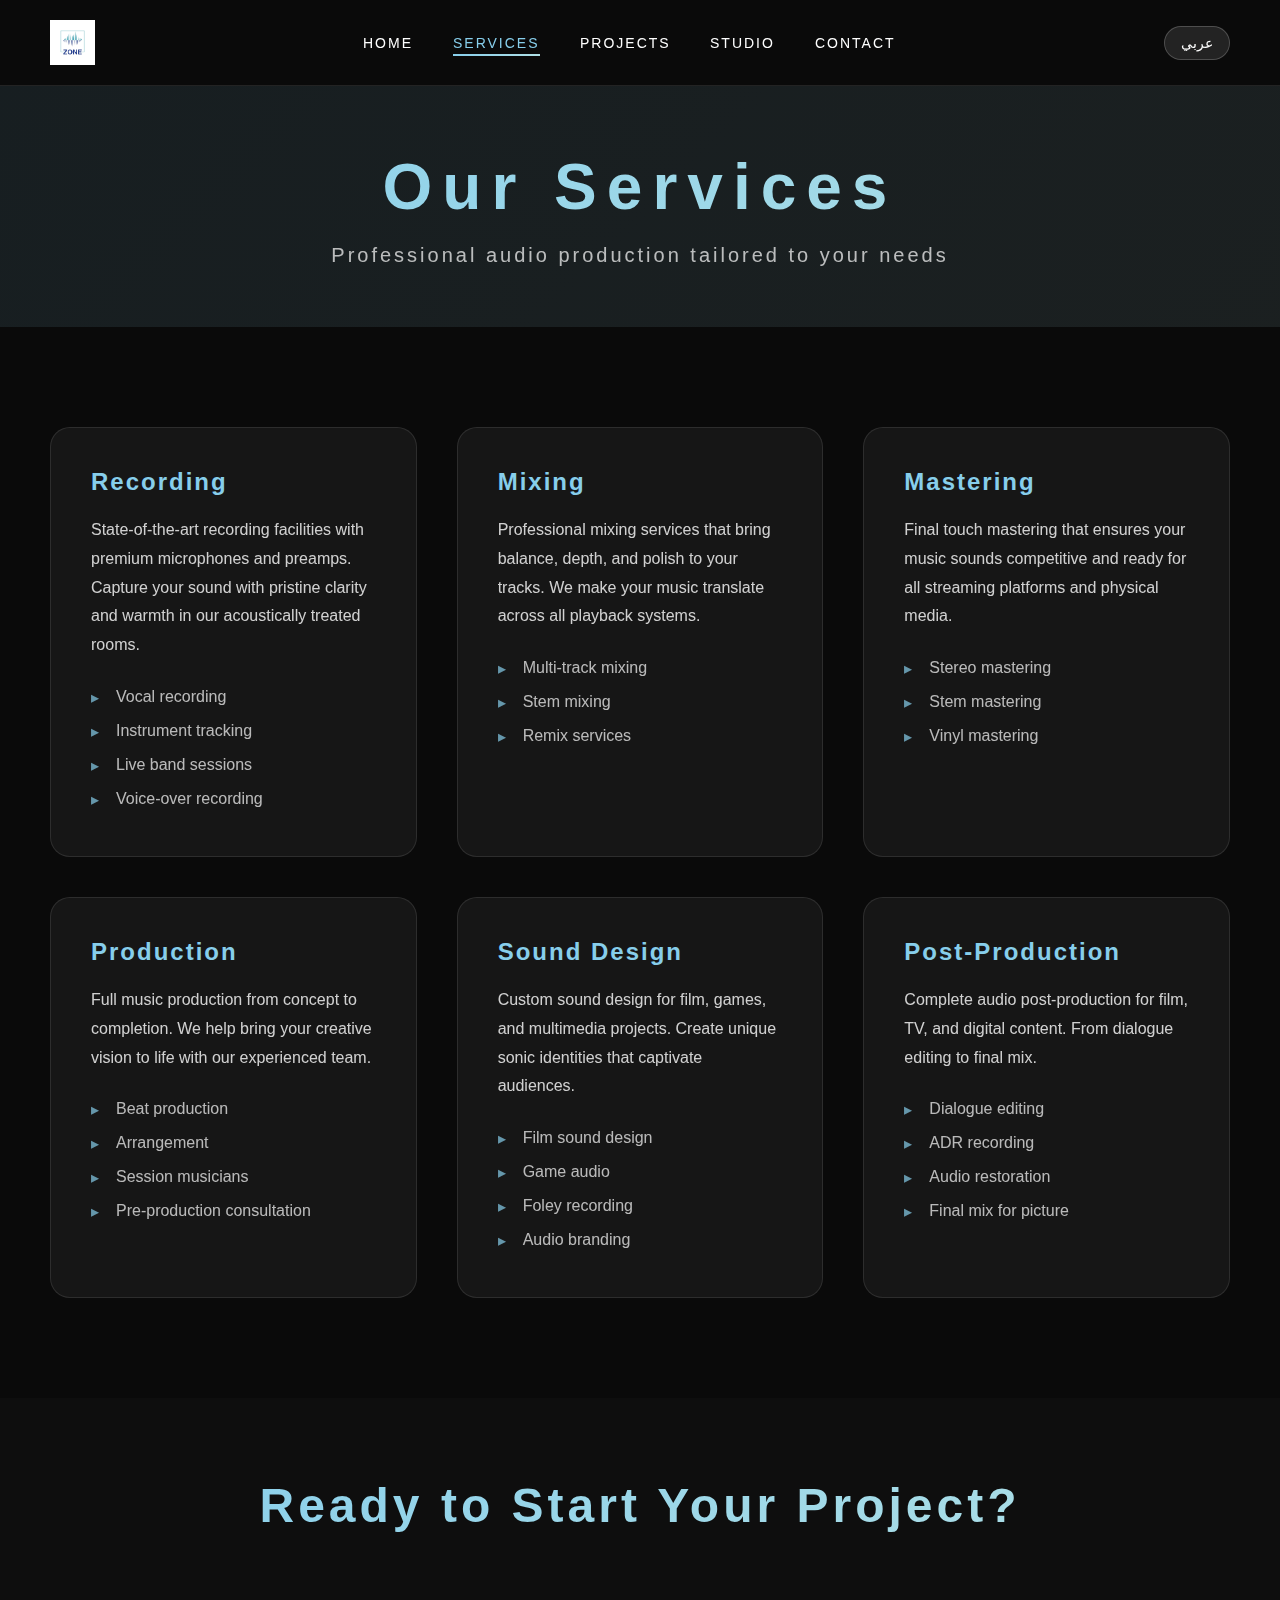
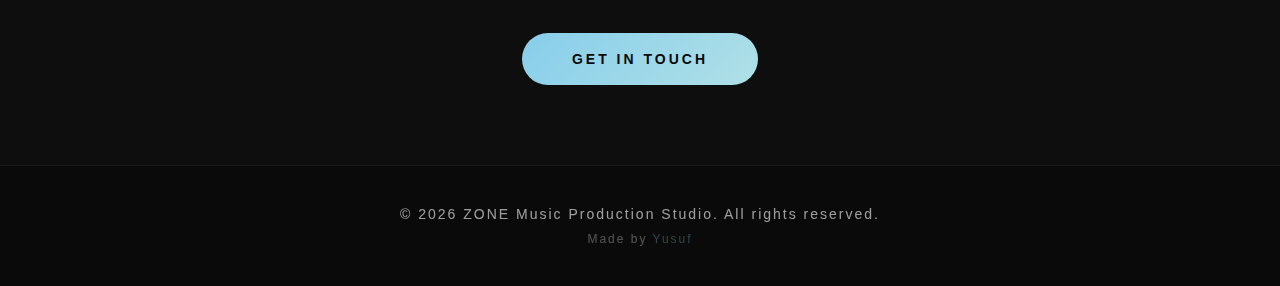
<file: services.html>
<!-- services.html - SERVICES PAGE -->
<!DOCTYPE html>
<html lang="en">
<head>
    <meta charset="UTF-8">
    <meta name="viewport" content="width=device-width, initial-scale=1.0">
    
    <!-- SEO Meta Tags -->
    <title>Our Services - Recording, Mixing & Mastering | alzone Music Production Studio</title>
    <meta name="description" content="Professional audio production services: Recording, Mixing, Mastering, Production, Sound Design, and Post-Production. State-of-the-art facilities with experienced engineers.">
    <meta name="keywords" content="music production services, recording studio, mixing mastering, sound design, audio production, music studio services">
    <meta name="author" content="alzone Music Production Studio">
    <meta name="robots" content="index, follow">
    
    <!-- Open Graph / Social Media -->
    <meta property="og:type" content="website">
    <meta property="og:url" content="https://alzone.netlify.app/services.html">
    <meta property="og:title" content="Our Services - alzone Music Production Studio">
    <meta property="og:description" content="Professional audio production services: Recording, Mixing, Mastering, Production, Sound Design, and Post-Production.">
    <meta property="og:image" content="https://alzone.netlify.app/img/Logo0.jpg">
    
    <!-- Twitter Card -->
    <meta name="twitter:card" content="summary_large_image">
    <meta name="twitter:title" content="Our Services - alzone Music Production Studio">
    <meta name="twitter:description" content="Professional audio production services: Recording, Mixing, Mastering, Production, Sound Design, and Post-Production.">
    <meta name="twitter:image" content="https://alzone.netlify.app/img/Logo0.jpg">
    
    <!-- Language Alternates -->
    <link rel="alternate" hreflang="en" href="https://alzone.netlify.app/services.html">
    <link rel="alternate" hreflang="ar" href="https://alzone.netlify.app/services.html">
    
    <!-- Canonical URL -->
    <link rel="canonical" href="https://alzone.netlify.app/services.html">
    
    <!-- Favicon -->
    <link rel="icon" type="image/jpeg" href="img/Logo0.jpg">
    
    <!-- Stylesheet -->
    <link rel="stylesheet" href="styles.css">
    
    <script>
        // Set language immediately before body renders to prevent flash of English content
        (function() {
            const savedLang = localStorage.getItem('websiteLanguage') || 'en';
            document.documentElement.lang = savedLang;
            if (savedLang === 'ar') {
                document.documentElement.setAttribute('dir', 'rtl');
            } else {
                document.documentElement.setAttribute('dir', 'ltr');
            }
        })();
    </script>
    <script src="language.js"></script>
</head>
<body>
    <nav>
        <div class="logo">
            <a href="index.html">
                <img src="img/Logo0.jpg" alt="Zone Studio Logo">
            </a>
        </div>
        <ul class="nav-links">
            <li><a href="index.html" data-translate-nav="home">Home</a></li>
            <li><a href="services.html" class="active" data-translate-nav="services">Services</a></li>
            <li><a href="projects.html" data-translate-nav="projects">Projects</a></li>
            <li><a href="studio.html" data-translate-nav="studio">Studio</a></li>
            <li><a href="contact.html" data-translate-nav="contact">Contact</a></li>
        </ul>
        <div class="language-switcher">
            <button class="lang-btn">عربي</button>
        </div>
    </nav>

    <div class="page-header">
        <h1 data-translate-service="title">Our Services</h1>
        <p data-translate-service="subtitle">Professional audio production tailored to your needs</p>
    </div>

    <section>
        <div class="services-grid">
            <div class="service-card">
                <h3 data-translate-service="recording">Recording</h3>
                <p data-translate-service="recordingDesc">State-of-the-art recording facilities with premium microphones and preamps. Capture your sound with pristine clarity and warmth in our acoustically treated rooms.</p>
                <ul class="service-features">
                    <li data-translate-service="recordingVocal">Vocal recording</li>
                    <li data-translate-service="recordingInstrument">Instrument tracking</li>
                    <li data-translate-service="recordingLive">Live band sessions</li>
                    <li data-translate-service="recordingVoiceover">Voice-over recording</li>
                </ul>
            </div>
            
            <div class="service-card">
                <h3 data-translate-service="mixing">Mixing</h3>
                <p data-translate-service="mixingDesc">Professional mixing services that bring balance, depth, and polish to your tracks. We make your music translate across all playback systems.</p>
                <ul class="service-features">
                    <li data-translate-service="mixingMulti">Multi-track mixing</li>
                    <li data-translate-service="mixingStem">Stem mixing</li>
                    <li data-translate-service="mixingRemix">Remix services</li>
                </ul>
            </div>
            
            <div class="service-card">
                <h3 data-translate-service="mastering">Mastering</h3>
                <p data-translate-service="masteringDesc">Final touch mastering that ensures your music sounds competitive and ready for all streaming platforms and physical media.</p>
                <ul class="service-features">
                    <li data-translate-service="masteringStereo">Stereo mastering</li>
                    <li data-translate-service="masteringStem">Stem mastering</li>
                    <li data-translate-service="masteringVinyl">Vinyl mastering</li>
                </ul>
            </div>
            
            <div class="service-card">
                <h3 data-translate-service="production">Production</h3>
                <p data-translate-service="productionDesc">Full music production from concept to completion. We help bring your creative vision to life with our experienced team.</p>
                <ul class="service-features">
                    <li data-translate-service="productionBeat">Beat production</li>
                    <li data-translate-service="productionArrangement">Arrangement</li>
                    <li data-translate-service="productionMusicians">Session musicians</li>
                    <li data-translate-service="productionPre">Pre-production consultation</li>
                </ul>
            </div>
            
            <div class="service-card">
                <h3 data-translate-service="soundDesign">Sound Design</h3>
                <p data-translate-service="soundDesignDesc">Custom sound design for film, games, and multimedia projects. Create unique sonic identities that captivate audiences.</p>
                <ul class="service-features">
                    <li data-translate-service="soundDesignFilm">Film sound design</li>
                    <li data-translate-service="soundDesignGame">Game audio</li>
                    <li data-translate-service="soundDesignFoley">Foley recording</li>
                    <li data-translate-service="soundDesignBranding">Audio branding</li>
                </ul>
            </div>
            
            <div class="service-card">
                <h3 data-translate-service="postProduction">Post-Production</h3>
                <p data-translate-service="postProductionDesc">Complete audio post-production for film, TV, and digital content. From dialogue editing to final mix.</p>
                <ul class="service-features">
                    <li data-translate-service="postProductionDialogue">Dialogue editing</li>
                    <li data-translate-service="postProductionADR">ADR recording</li>
                    <li data-translate-service="postProductionRestoration">Audio restoration</li>
                    <li data-translate-service="postProductionFinal">Final mix for picture</li>
                </ul>
            </div>
        </div>
    </section>

    <section class="cta-section">
        <h2 data-translate-service="readyToStart">Ready to Start Your Project?</h2>
        <a href="contact.html" class="cta-button" data-translate-service="getInTouch">Get in Touch</a>
    </section>

    <footer>
        <p>&copy; 2026 ZONE Music Production Studio. All rights reserved.</p>
        <p style="margin-top: 10px; font-size: 12px; opacity: 0.5;">
            Made by <a href="https://github.com/OUTIF" target="_blank" rel="noopener noreferrer" style="color: #87CEEB; text-decoration: none; transition: opacity 0.3s;">Yusuf</a>
        </p>
    </footer>
</body>
</html>
</file>
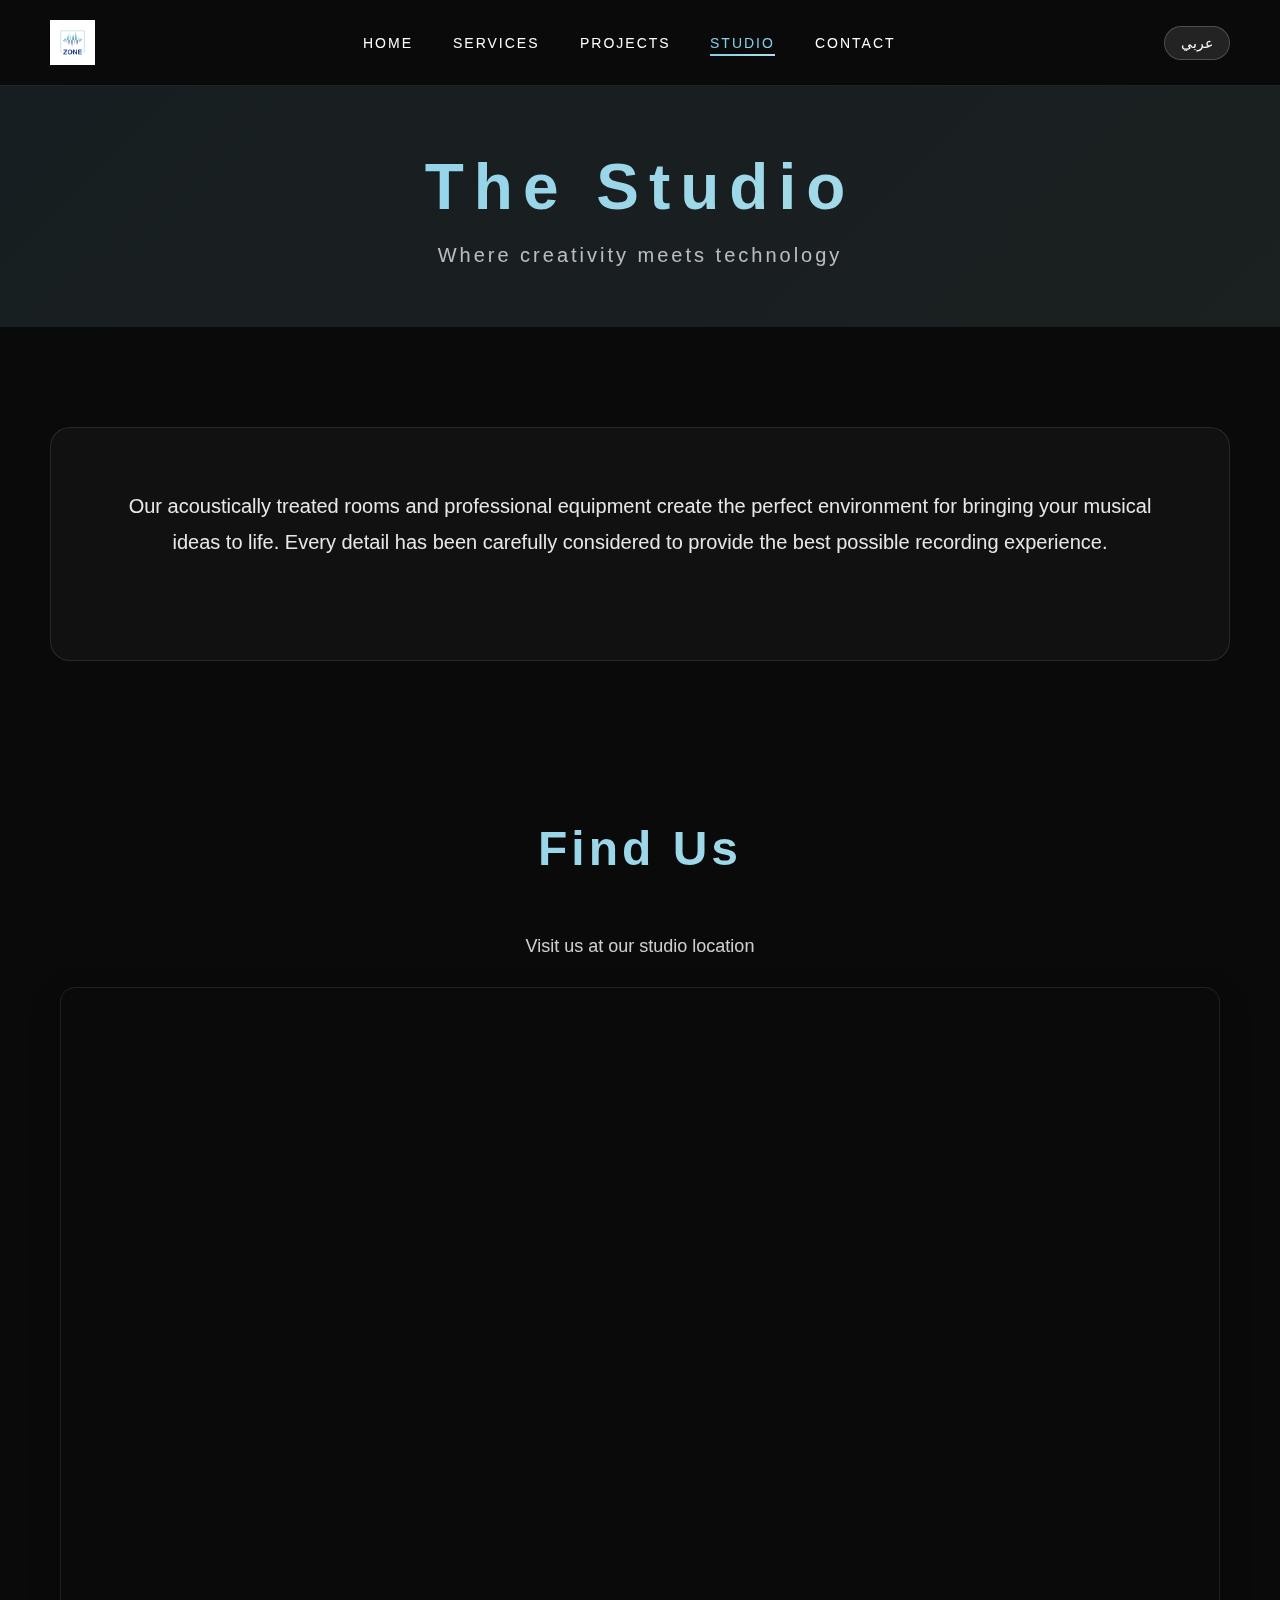
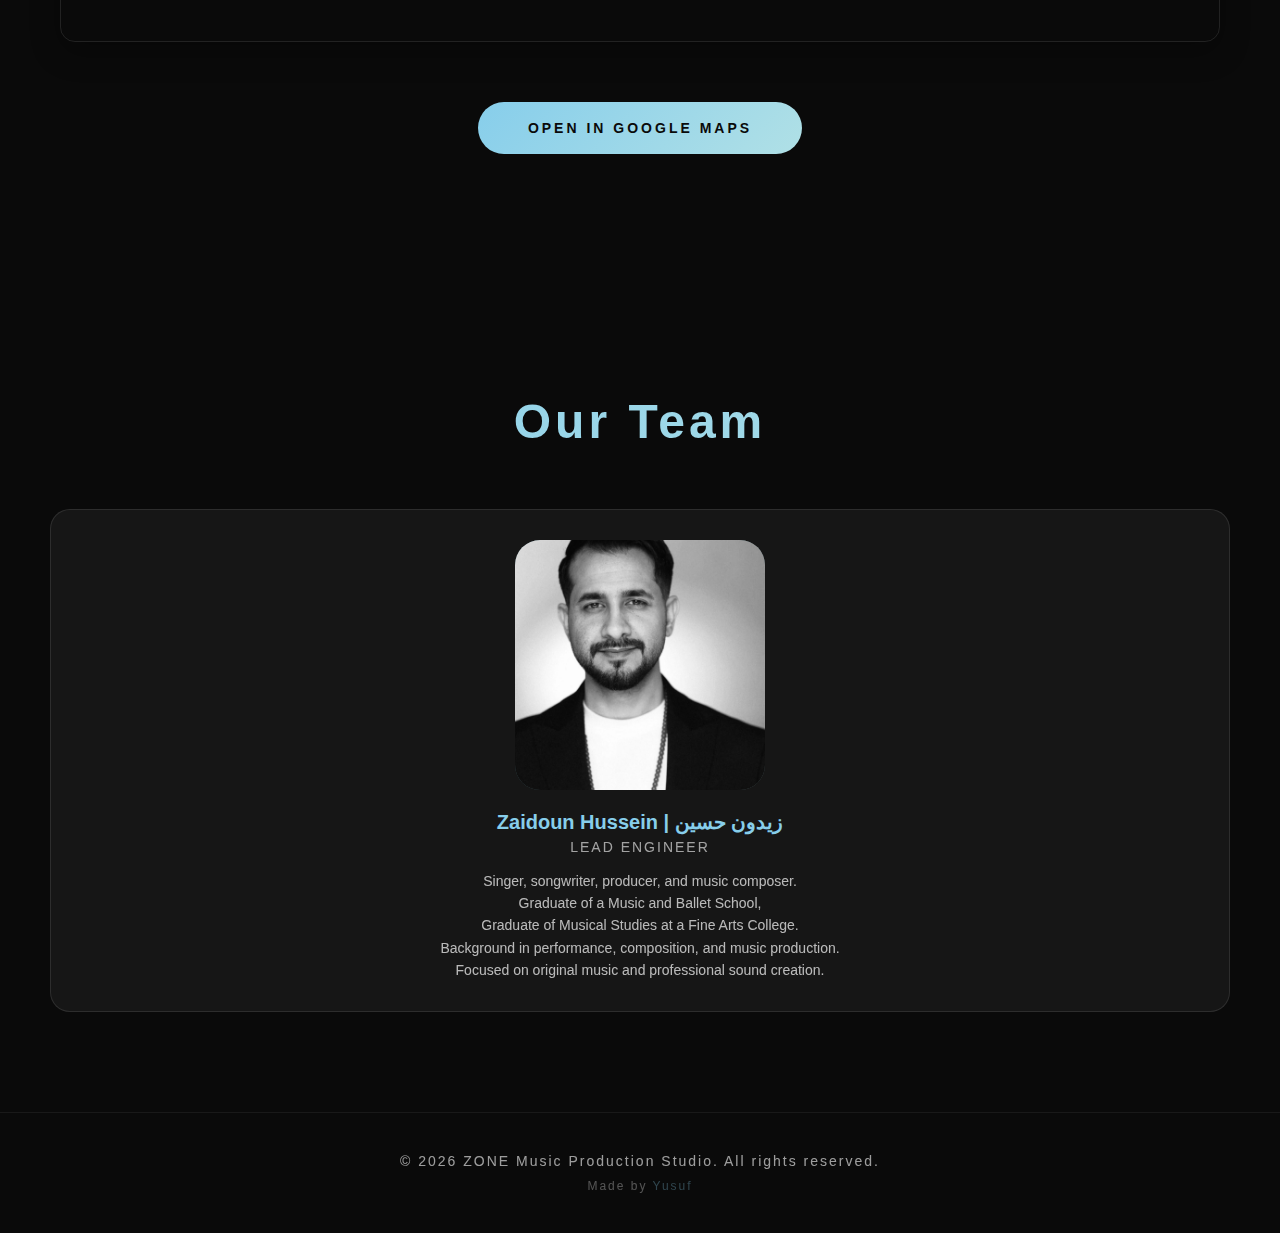
<file: studio.html>
<!-- studio.html - STUDIO PAGE -->
<!DOCTYPE html>
<html lang="en">
<head>
    <meta charset="UTF-8">
    <meta name="viewport" content="width=device-width, initial-scale=1.0">
    
    <!-- SEO Meta Tags -->
    <title>Our Studio - Professional Recording Facilities | alzone Music Production</title>
    <meta name="description" content="State-of-the-art music production studio with premium equipment, acoustically treated rooms, and experienced engineers for your audio projects.">
    <meta name="keywords" content="recording studio facilities, music production studio, professional audio equipment, recording studio">
    <meta name="author" content="alzone Music Production Studio">
    <meta name="robots" content="index, follow">
    
    <!-- Open Graph / Social Media -->
    <meta property="og:type" content="website">
    <meta property="og:url" content="https://alzone.netlify.app/studio.html">
    <meta property="og:title" content="Our Studio - alzone Music Production">
    <meta property="og:description" content="State-of-the-art music production studio with premium equipment and experienced engineers.">
    <meta property="og:image" content="https://alzone.netlify.app/img/Logo0.jpg">
    
    <!-- Twitter Card -->
    <meta name="twitter:card" content="summary_large_image">
    <meta name="twitter:title" content="Our Studio - alzone Music Production">
    <meta name="twitter:description" content="State-of-the-art music production studio with premium equipment and experienced engineers.">
    <meta name="twitter:image" content="https://alzone.netlify.app/img/Logo0.jpg">
    
    <!-- Language Alternates -->
    <link rel="alternate" hreflang="en" href="https://alzone.netlify.app/studio.html">
    <link rel="alternate" hreflang="ar" href="https://alzone.netlify.app/studio.html">
    
    <!-- Canonical URL -->
    <link rel="canonical" href="https://alzone.netlify.app/studio.html">
    
    <!-- Favicon -->
    <link rel="icon" type="image/jpeg" href="img/Logo0.jpg">
    
    <!-- Stylesheet -->
    <link rel="stylesheet" href="styles.css">
    
    <script>
        // Set language immediately before body renders to prevent flash of English content
        (function() {
            const savedLang = localStorage.getItem('websiteLanguage') || 'en';
            document.documentElement.lang = savedLang;
            if (savedLang === 'ar') {
                document.documentElement.setAttribute('dir', 'rtl');
            } else {
                document.documentElement.setAttribute('dir', 'ltr');
            }
        })();
    </script>
    <script src="language.js"></script>
</head>
<body>
    <nav>
        <div class="logo">
            <a href="index.html">
                <img src="img/Logo0.jpg" alt="alzone Studio Logo">
            </a>
        </div>
        <ul class="nav-links">
            <li><a href="index.html" data-translate-nav="home">Home</a></li>
            <li><a href="services.html" data-translate-nav="services">Services</a></li>
            <li><a href="projects.html" data-translate-nav="projects">Projects</a></li>
            <li><a href="studio.html" class="active" data-translate-nav="studio">Studio</a></li>
            <li><a href="contact.html" data-translate-nav="contact">Contact</a></li>
        </ul>
        <div class="language-switcher">
            <button class="lang-btn">عربي</button>
        </div>
    </nav>

    <div class="page-header">
        <h1 data-translate-studio="title">The Studio</h1>
        <p data-translate-studio="subtitle">Where creativity meets technology</p>
    </div>

    <section>
        <div class="studio-features">
            <p style="font-size: 20px; line-height: 1.8; opacity: 0.9; text-align: center; margin-bottom: 40px;" data-translate-studio="intro">
                Our acoustically treated rooms and professional equipment create the perfect environment for bringing your musical ideas to life. Every detail has been carefully considered to provide the best possible recording experience.
            </p>
        </div>
    </section>

    <section class="location-section">
        <h2 data-translate-studio="findUs">Find Us</h2>
        <p style="text-align: center; font-size: 18px; opacity: 0.8; margin-bottom: 30px;" data-translate-studio="visitUs">
            Visit us at our studio location
        </p>
        <div style="width: 100%; max-width: 1200px; margin: 0 auto; padding: 0 20px;">
            <div style="position: relative; padding-bottom: 56.25%; height: 0; overflow: hidden; border-radius: 15px; box-shadow: 0 10px 30px rgba(0, 0, 0, 0.3); border: 1px solid rgba(255, 255, 255, 0.1);">
                <iframe 
                    src="https://www.google.com/maps?q=al-adamiyah+306-22+Baghdad+IRAQ&output=embed" 
                    width="100%" 
                    height="100%" 
                    style="position: absolute; top: 0; left: 0; border: 0;" 
                    allowfullscreen="" 
                    loading="lazy" 
                    referrerpolicy="no-referrer-when-downgrade"
                    title="Zone Studio Location">
                </iframe>
            </div>
            <div style="text-align: center; margin-top: 20px;">
                <a href="https://maps.app.goo.gl/gMMnWTRu1ZPqyVuM8" target="_blank" rel="noopener noreferrer" class="cta-button" style="display: inline-block;" data-translate-studio="openMaps">
                    Open in Google Maps
                </a>
            </div>
        </div>
    </section>

    <section class="team-section">
        <h2 data-translate-studio="ourTeam">Our Team</h2>
        <div class="team-grid">
            <!-- Add your team members here -->
            <div class="team-member">
                <div class="team-photo">
                    <img src="img/ZAIDON HUSSEIN.jpeg" alt="Zaidoun Hussein">
                </div>
                <h3>Zaidoun Hussein | زيدون حسين</h3>
                <p class="team-role">Lead Engineer</p>
                <p class="team-bio" data-translate-studio="bio">Singer, songwriter, producer, and music composer.<br>
                    Graduate of a Music and Ballet School,<br>
                    Graduate of Musical Studies at a Fine Arts College.<br>
                    Background in performance, composition, and music production.<br>
                    Focused on original music and professional sound creation.</p>
            </div>
            <!-- Add more team members -->
        </div>
    </section>

    <footer>
        <p>&copy; 2026 ZONE Music Production Studio. All rights reserved.</p>
        <p style="margin-top: 10px; font-size: 12px; opacity: 0.5;">
            Made by <a href="https://github.com/OUTIF" target="_blank" rel="noopener noreferrer" style="color: #87CEEB; text-decoration: none; transition: opacity 0.3s;">Yusuf</a>
        </p>
    </footer>
</body>
</html>
</file>
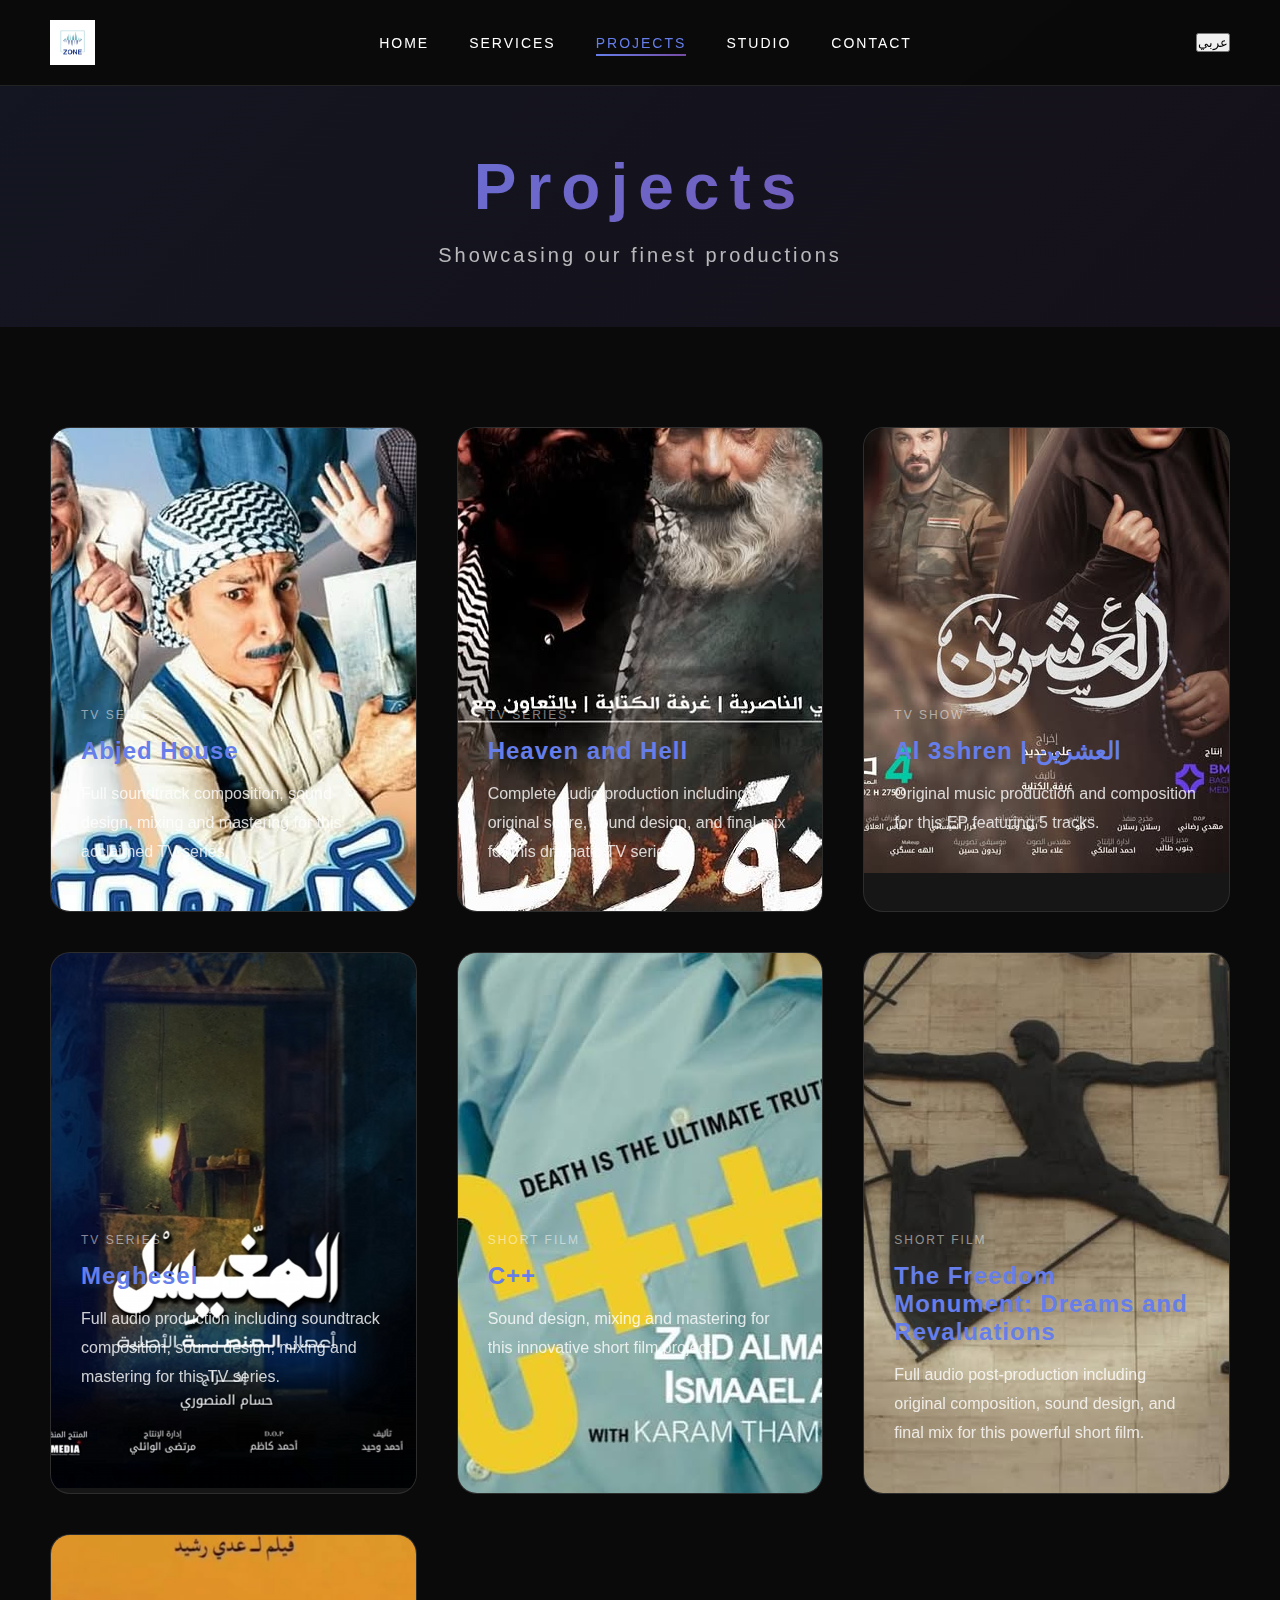
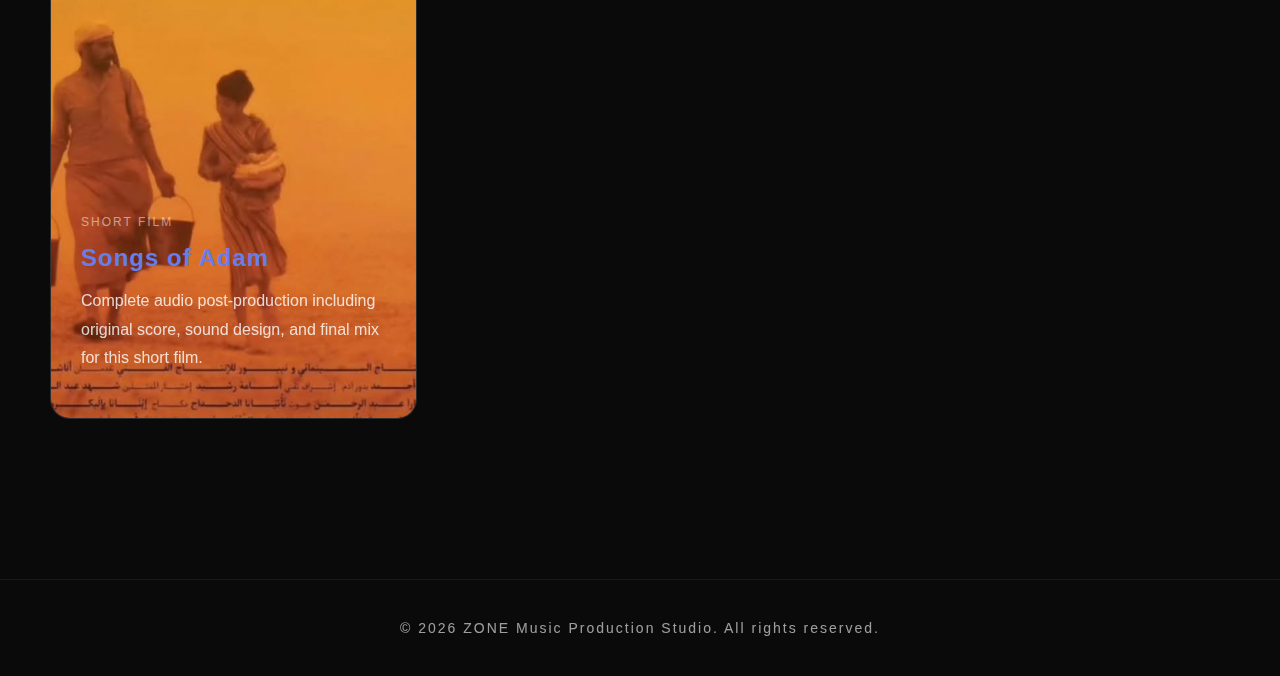
<file: src/projects.html>
<!-- projects.html - PROJECTS PAGE -->
<!DOCTYPE html>
<html lang="en">
<head>
    <meta charset="UTF-8">
    <meta name="viewport" content="width=device-width, initial-scale=1.0">
    
    <!-- Primary Meta Tags -->
    <title>Projects - ZONE Music Production Studio | مشاريع استوديو زون</title>
    <meta name="title" content="Projects - ZONE Music Production Studio | مشاريع استوديو زون">
    <meta name="description" content="View our portfolio of music production projects including TV series, short films, and soundtracks. Heaven and Hell, Meghesel, Al 3shren, and more.">
    <meta name="keywords" content="zone projects, music production portfolio, TV series music, film soundtracks, baghdad studio projects">
    <meta name="robots" content="index, follow">
    
    <!-- Open Graph / Facebook -->
    <meta property="og:type" content="website">
    <meta property="og:url" content="https://zonemusiciq.netlify.app/projects.html">
    <meta property="og:title" content="Projects - ZONE Music Production Studio">
    <meta property="og:description" content="Portfolio of music production projects from ZONE Studio in Baghdad, Iraq.">
    <meta property="og:image" content="https://zonemusiciq.netlify.app/img/Logo0.jpg">
    
    <!-- Language Alternates -->
    <link rel="alternate" hreflang="en" href="https://zonemusiciq.netlify.app/projects.html">
    <link rel="alternate" hreflang="ar" href="https://zonemusiciq.netlify.app/projects.html">
    
    <!-- Canonical URL -->
    <link rel="canonical" href="https://zonemusiciq.netlify.app/projects.html">
    
    <link rel="icon" type="image/jpeg" href="img/Logo0.jpg">
    <link rel="stylesheet" href="styles.css">
    <script src="language.js"></script>
</head>
<body>
    <nav>
        <div class="logo">
            <a href="index.html">
                <img src="img/Logo0.jpg" alt="Zone Studio Logo">
            </a>
        </div>
        <ul class="nav-links">
            <li><a href="index.html" data-translate-nav="home">Home</a></li>
            <li><a href="services.html" data-translate-nav="services">Services</a></li>
            <li><a href="projects.html" class="active" data-translate-nav="projects">Projects</a></li>
            <li><a href="studio.html" data-translate-nav="studio">Studio</a></li>
            <li><a href="contact.html" data-translate-nav="contact">Contact</a></li>
        </ul>
        <div class="language-switcher">
            <button class="lang-btn">عربي</button>
        </div>
    </nav>

    <div class="page-header">
        <h1 data-translate-projects="title">Projects</h1>
        <p data-translate-projects="subtitle">Showcasing our finest productions</p>
    </div>

    <section>
        <div class="projects-grid">
            <!-- Project 1: Abjed House -->
            <div class="project-card">
                <div class="project-image">
                    <img src="img/abjedhouuse(tv show).jpg" alt="Abjed House TV Show">
                </div>
                <div class="project-content">
                    <div class="project-type">TV Series</div>
                    <h3 data-translate-project-name="abjedHouse">Abjed House</h3>
                    <p class="project-description" data-translate-project-desc="abjedHouse">
                        Full soundtrack composition, sound design, mixing and mastering for this acclaimed TV series.
                    </p>
                </div>
            </div>

            <!-- Project 2: Heaven and Hell -->
            <div class="project-card">
                <div class="project-image">
                    <img src="img/Heaven and hell(tv show).jpg" alt="Heaven and Hell TV Show">
                </div>
                <div class="project-content">
                    <div class="project-type">TV Series</div>
                    <h3 data-translate-project-name="heavenAndHell">Heaven and Hell</h3>
                    <p class="project-description" data-translate-project-desc="heavenAndHell">
                        Complete audio production including original score, sound design, and final mix for this dramatic TV series.
                    </p>
                </div>
            </div>

            <!-- Project 3: Al 3shren EP -->
            <div class="project-card">
                <div class="project-image">
                    <img src="img/al 3shren.jpg" alt="Al 3shren EP">
                </div>
                <div class="project-content">
                    <div class="project-type">Tv show</div>
                    <h3 data-translate-project-name="al3shren">Al 3shren | العشرين</h3>
                    <p class="project-description" data-translate-project-desc="al3shren">
                        Complete soundtrack production and audio design for this project.
                    </p>
                </div>
            </div>

            <!-- Project 4: Meghesel -->
            <div class="project-card">
                <div class="project-image">
                    <img src="img/meghesel(tv show).png" alt="Meghesel TV Show">
                </div>
                <div class="project-content">
                    <div class="project-type">TV Series</div>
                    <h3 data-translate-project-name="meghesel">Meghesel</h3>
                    <p class="project-description" data-translate-project-desc="meghesel">
                        Full audio production including soundtrack composition, sound design, mixing and mastering for this TV series.
                    </p>
                </div>
            </div>


            <!-- Project 5: C++ -->
            <div class="project-card">
                <div class="project-image">
                    <img src="img/c++(short film).jpg" alt="C++ Short Film">
                </div>
                <div class="project-content">
                    <div class="project-type">Short Film</div>
                    <h3 data-translate-project-name="cplusplus">C++</h3>
                    <p class="project-description" data-translate-project-desc="cplusplus">
                        Sound design, mixing and mastering for this innovative short film project.
                    </p>
                </div>
            </div>

            <!-- Project 6: The Freedom Monument -->
            <div class="project-card">
                <div class="project-image">
                    <img src="img/The freedom monument Dreams and Revaluations(short film).jpg" alt="The Freedom Monument Dreams and Revaluations">
                </div>
                <div class="project-content">
                    <div class="project-type">Short Film</div>
                    <h3 data-translate-project-name="freedomMonument">The Freedom Monument: Dreams and Revaluations</h3>
                    <p class="project-description" data-translate-project-desc="freedomMonument">
                        Full audio post-production including original composition, sound design, and final mix for this powerful short film.
                    </p>
                </div>
            </div>


            <!-- Project 7: Songs of Adam -->
            <div class="project-card">
                <div class="project-image">
                    <img src="img/songs of adam(short film).png" alt="Songs of Adam Short Film">
                </div>
                <div class="project-content">
                    <div class="project-type">Short Film</div>
                    <h3 data-translate-project-name="songsOfAdam">Songs of Adam</h3>
                    <p class="project-description" data-translate-project-desc="songsOfAdam">
                        Complete audio post-production including original score, sound design, and final mix for this short film.
                    </p>
                </div>
            </div>
        </div>
    </section>

    <footer>
        <p>&copy; 2026 ZONE Music Production Studio. All rights reserved.</p>
    </footer>
</body>
</html>
</file>
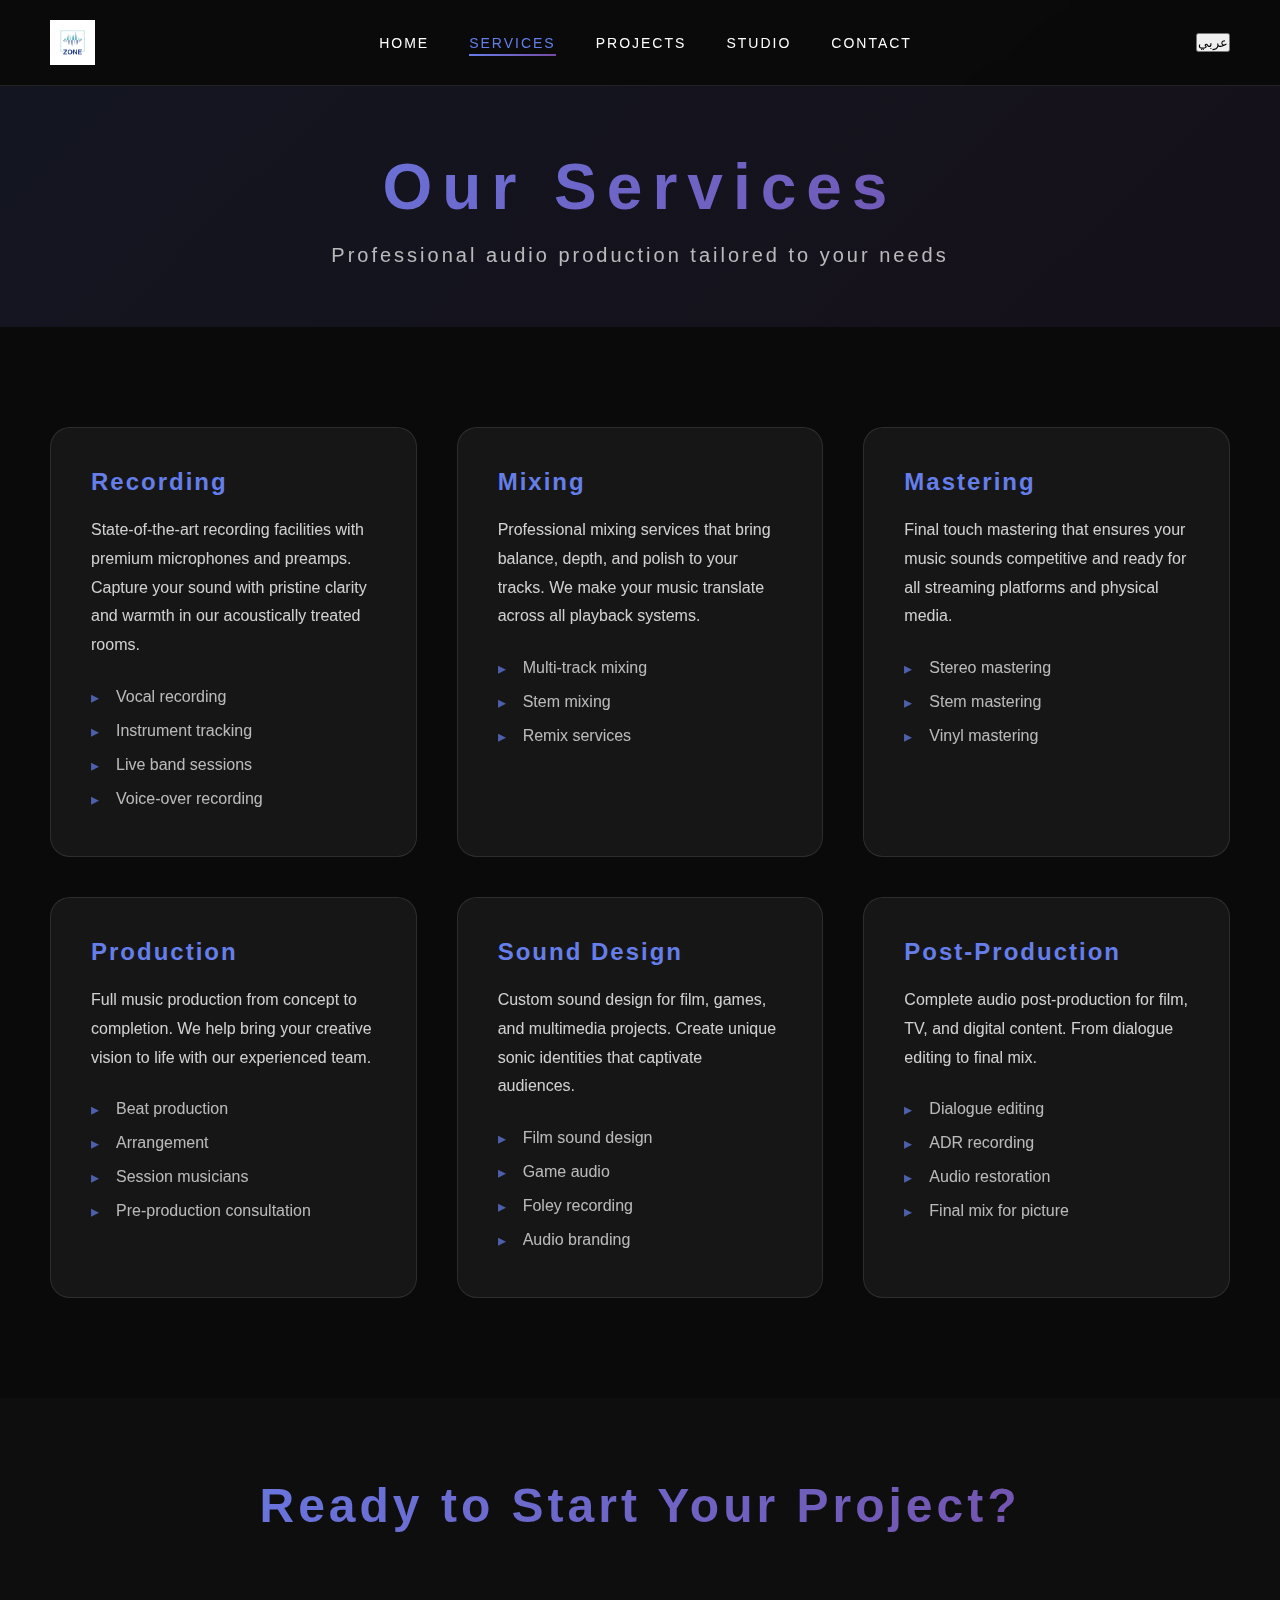
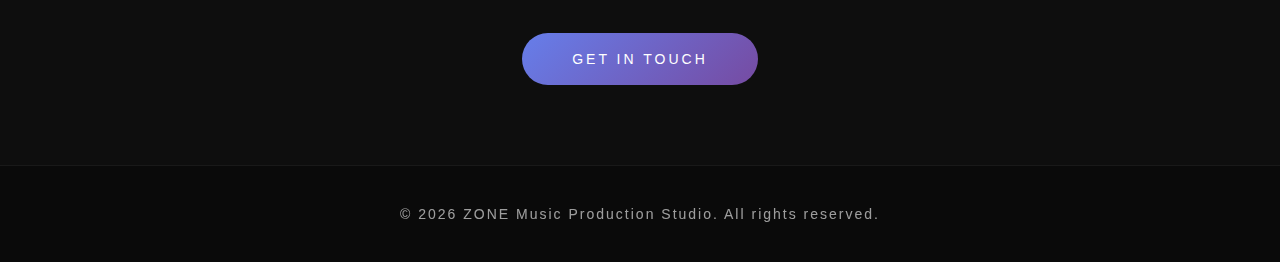
<file: src/services.html>
<!-- services.html - SERVICES PAGE -->
<!DOCTYPE html>
<html lang="en">
<head>
    <meta charset="UTF-8">
    <meta name="viewport" content="width=device-width, initial-scale=1.0">
    
    <!-- Primary Meta Tags -->
    <title>Services</title>
    <meta name="title" content="Services - ZONE Music Production Studio | خدمات استوديو زون">
    <meta name="description" content="Professional audio production services: Recording, Mixing, Mastering, Production, Sound Design, and Post-Production. Located in Baghdad, Iraq.">
    <meta name="keywords" content="music production services, recording studio, mixing mastering, sound design, baghdad iraq, خدمات إنتاج موسيقي">
    <meta name="robots" content="index, follow">
    
    <!-- Open Graph / Facebook -->
    <meta property="og:type" content="website">
    <meta property="og:url" content="https://zonemusiciq.netlify.app/services.html">
    <meta property="og:title" content="Services - ZONE Music Production Studio">
    <meta property="og:description" content="Professional audio production services in Baghdad, Iraq.">
    <meta property="og:image" content="https://zonemusiciq.netlify.app/img/Logo0.jpg">
    
    <!-- Language Alternates -->
    <link rel="alternate" hreflang="en" href="https://zonemusiciq.netlify.app/services.html">
    <link rel="alternate" hreflang="ar" href="https://zonemusiciq.netlify.app/services.html">
    
    <!-- Canonical URL -->
    <link rel="canonical" href="https://zonemusiciq.netlify.app/services.html">
    
    <link rel="icon" type="image/jpeg" href="img/Logo0.jpg">
    <link rel="stylesheet" href="styles.css">
    <script src="language.js"></script>
</head>
<body>
    <nav>
        <div class="logo">
            <a href="index.html">
                <img src="img/Logo0.jpg" alt="Zone Studio Logo">
            </a>
        </div>
        <ul class="nav-links">
            <li><a href="index.html" data-translate-nav="home">Home</a></li>
            <li><a href="services.html" class="active" data-translate-nav="services">Services</a></li>
            <li><a href="projects.html" data-translate-nav="projects">Projects</a></li>
            <li><a href="studio.html" data-translate-nav="studio">Studio</a></li>
            <li><a href="contact.html" data-translate-nav="contact">Contact</a></li>
        </ul>
        <div class="language-switcher">
            <button class="lang-btn">عربي</button>
        </div>
    </nav>

    <div class="page-header">
        <h1 data-translate-service="title">Our Services</h1>
        <p data-translate-service="subtitle">Professional audio production tailored to your needs</p>
    </div>

    <section>
        <div class="services-grid">
            <div class="service-card">
                <h3 data-translate-service="recording">Recording</h3>
                <p data-translate-service="recordingDesc">State-of-the-art recording facilities with premium microphones and preamps. Capture your sound with pristine clarity and warmth in our acoustically treated rooms.</p>
                <ul class="service-features">
                    <li data-translate-service="recordingVocal">Vocal recording</li>
                    <li data-translate-service="recordingInstrument">Instrument tracking</li>
                    <li data-translate-service="recordingLive">Live band sessions</li>
                    <li data-translate-service="recordingVoiceover">Voice-over recording</li>
                </ul>
            </div>
            
            <div class="service-card">
                <h3 data-translate-service="mixing">Mixing</h3>
                <p data-translate-service="mixingDesc">Professional mixing services that bring balance, depth, and polish to your tracks. We make your music translate across all playback systems.</p>
                <ul class="service-features">
                    <li data-translate-service="mixingMulti">Multi-track mixing</li>
                    <li data-translate-service="mixingStem">Stem mixing</li>
                    <li data-translate-service="mixingRemix">Remix services</li>
                </ul>
            </div>
            
            <div class="service-card">
                <h3 data-translate-service="mastering">Mastering</h3>
                <p data-translate-service="masteringDesc">Final touch mastering that ensures your music sounds competitive and ready for all streaming platforms and physical media.</p>
                <ul class="service-features">
                    <li data-translate-service="masteringStereo">Stereo mastering</li>
                    <li data-translate-service="masteringStem">Stem mastering</li>
                    <li data-translate-service="masteringVinyl">Vinyl mastering</li>
                </ul>
            </div>
            
            <div class="service-card">
                <h3 data-translate-service="production">Production</h3>
                <p data-translate-service="productionDesc">Full music production from concept to completion. We help bring your creative vision to life with our experienced team.</p>
                <ul class="service-features">
                    <li data-translate-service="productionBeat">Beat production</li>
                    <li data-translate-service="productionArrangement">Arrangement</li>
                    <li data-translate-service="productionMusicians">Session musicians</li>
                    <li data-translate-service="productionPre">Pre-production consultation</li>
                </ul>
            </div>
            
            <div class="service-card">
                <h3 data-translate-service="soundDesign">Sound Design</h3>
                <p data-translate-service="soundDesignDesc">Custom sound design for film, games, and multimedia projects. Create unique sonic identities that captivate audiences.</p>
                <ul class="service-features">
                    <li data-translate-service="soundDesignFilm">Film sound design</li>
                    <li data-translate-service="soundDesignGame">Game audio</li>
                    <li data-translate-service="soundDesignFoley">Foley recording</li>
                    <li data-translate-service="soundDesignBranding">Audio branding</li>
                </ul>
            </div>
            
            <div class="service-card">
                <h3 data-translate-service="postProduction">Post-Production</h3>
                <p data-translate-service="postProductionDesc">Complete audio post-production for film, TV, and digital content. From dialogue editing to final mix.</p>
                <ul class="service-features">
                    <li data-translate-service="postProductionDialogue">Dialogue editing</li>
                    <li data-translate-service="postProductionADR">ADR recording</li>
                    <li data-translate-service="postProductionRestoration">Audio restoration</li>
                    <li data-translate-service="postProductionFinal">Final mix for picture</li>
                </ul>
            </div>
        </div>
    </section>

    <section class="cta-section">
        <h2 data-translate-service="readyToStart">Ready to Start Your Project?</h2>
        <a href="contact.html" class="cta-button" data-translate-service="getInTouch">Get in Touch</a>
    </section>

    <footer>
        <p>&copy; 2026 ZONE Music Production Studio. All rights reserved.</p>
    </footer>
</body>
</html>
</file>
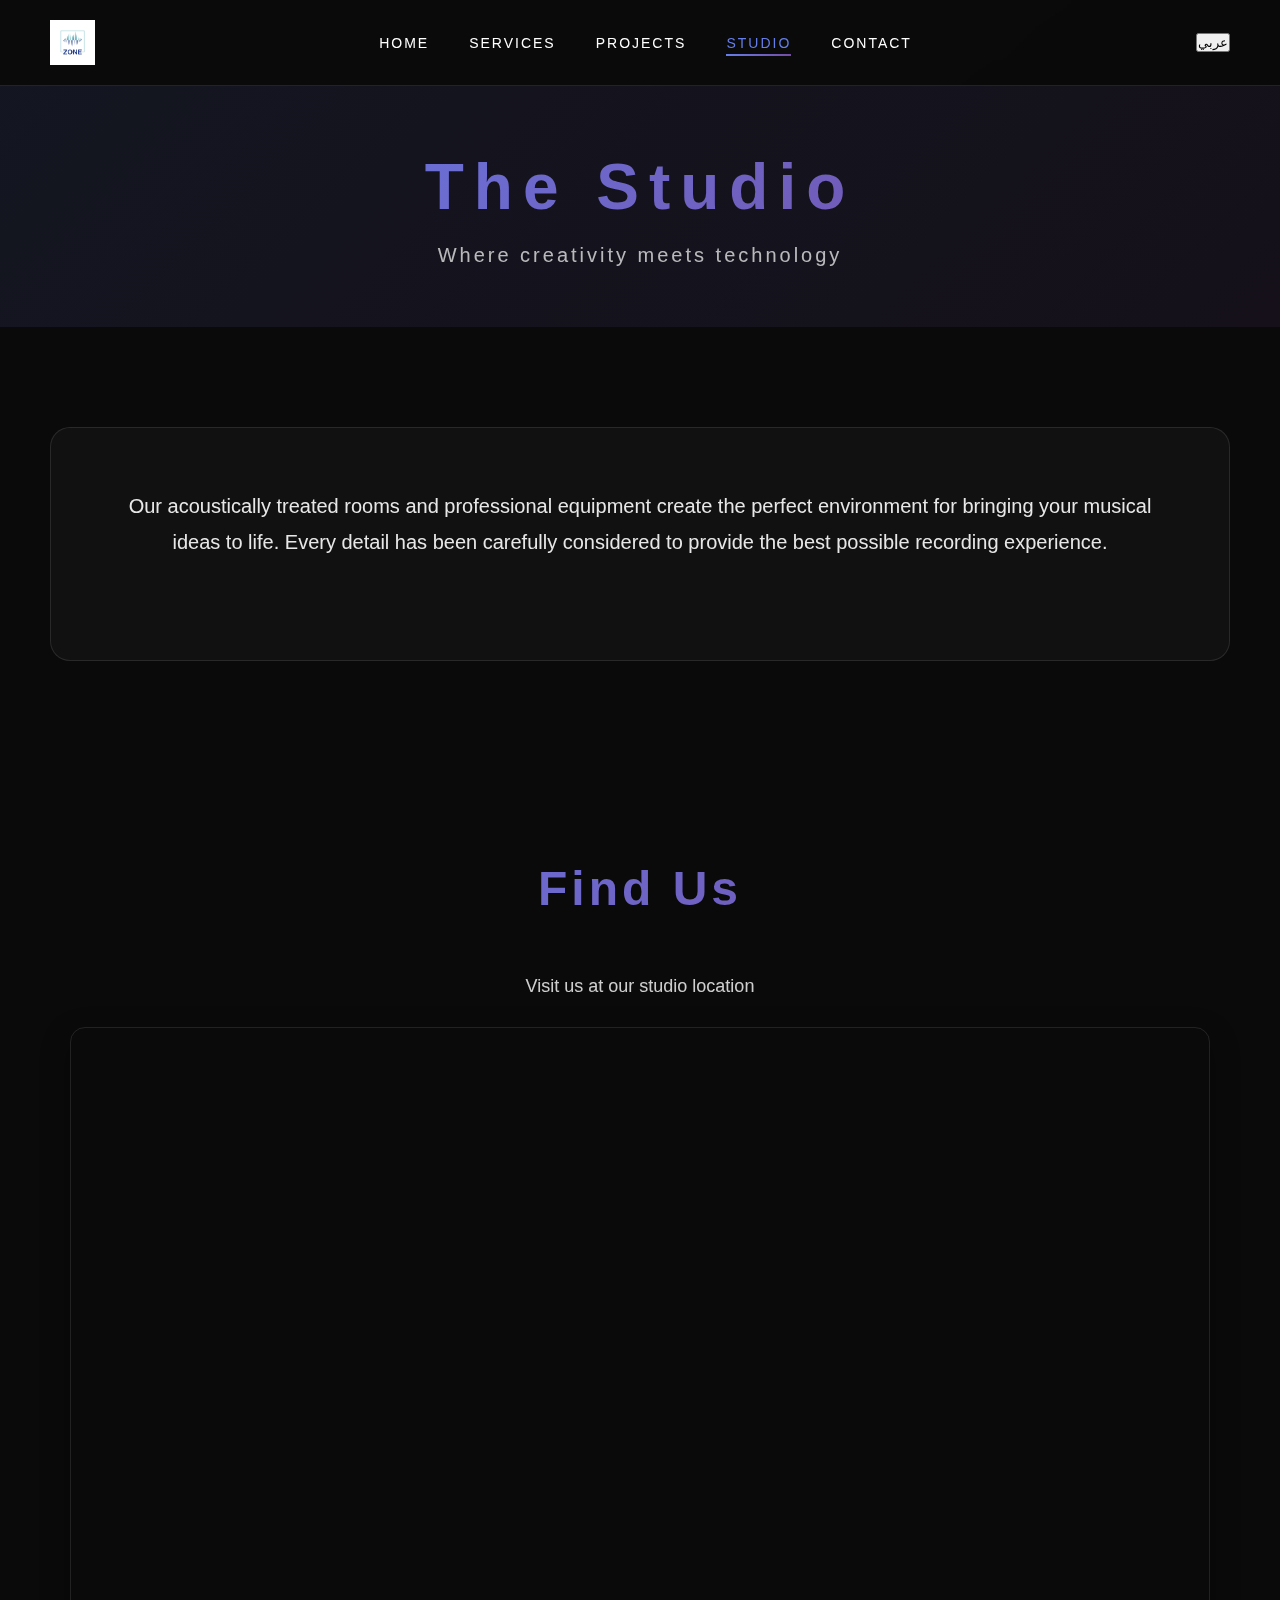
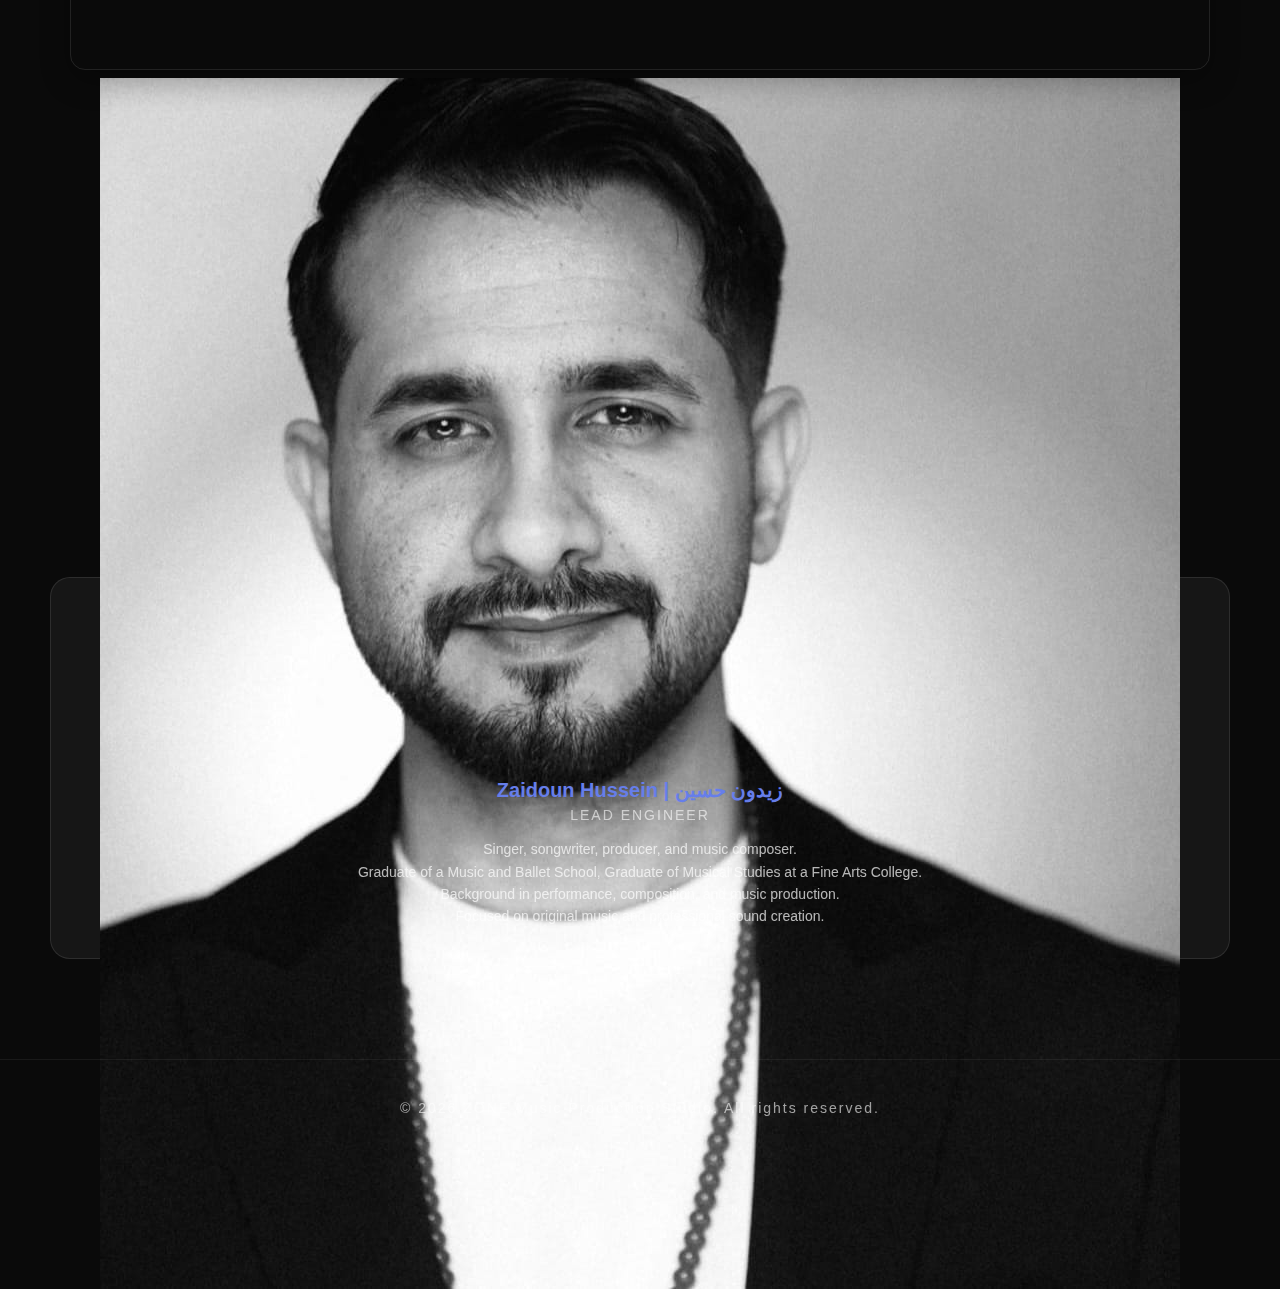
<file: src/studio.html>
<!-- studio.html - STUDIO PAGE -->
<!DOCTYPE html>
<html lang="en">
<head>
    <meta charset="UTF-8">
    <meta name="viewport" content="width=device-width, initial-scale=1.0">
    
    <!-- Primary Meta Tags -->
    <title>Studio - ZONE Music Production | استوديو زون</title>
    <meta name="title" content="Studio - ZONE Music Production | استوديو زون">
    <meta name="description" content="Visit ZONE Music Production Studio in Baghdad, Iraq. State-of-the-art recording facilities and professional equipment for music production.">
    <meta name="keywords" content="recording studio baghdad, music studio iraq, zone studio location, professional recording facilities">
    <meta name="robots" content="index, follow">
    
    <!-- Open Graph / Facebook -->
    <meta property="og:type" content="website">
    <meta property="og:url" content="https://zonemusiciq.netlify.app/studio.html">
    <meta property="og:title" content="Studio - ZONE Music Production">
    <meta property="og:description" content="Professional recording studio in Baghdad, Iraq.">
    <meta property="og:image" content="https://zonemusiciq.netlify.app/img/Logo0.jpg">
    
    <!-- Language Alternates -->
    <link rel="alternate" hreflang="en" href="https://zonemusiciq.netlify.app/studio.html">
    <link rel="alternate" hreflang="ar" href="https://zonemusiciq.netlify.app/studio.html">
    
    <!-- Canonical URL -->
    <link rel="canonical" href="https://zonemusiciq.netlify.app/studio.html">
    
    <link rel="icon" type="image/jpeg" href="img/Logo0.jpg">
    <link rel="stylesheet" href="styles.css">
    <script src="language.js"></script>
</head>
<body>
    <nav>
        <div class="logo">
            <a href="index.html">
                <img src="img/Logo0.jpg" alt="Zone Studio Logo">
            </a>
        </div>
        <ul class="nav-links">
            <li><a href="index.html" data-translate-nav="home">Home</a></li>
            <li><a href="services.html" data-translate-nav="services">Services</a></li>
            <li><a href="projects.html" data-translate-nav="projects">Projects</a></li>
            <li><a href="studio.html" class="active" data-translate-nav="studio">Studio</a></li>
            <li><a href="contact.html" data-translate-nav="contact">Contact</a></li>
        </ul>
        <div class="language-switcher">
            <button class="lang-btn">عربي</button>
        </div>
    </nav>

    <div class="page-header">
        <h1 data-translate-studio="title">The Studio</h1>
        <p data-translate-studio="subtitle">Where creativity meets technology</p>
    </div>

    <section>
        <div class="studio-features">
            <p style="font-size: 20px; line-height: 1.8; opacity: 0.9; text-align: center; margin-bottom: 40px;" data-translate-studio="intro">
                Our acoustically treated rooms and professional equipment create the perfect environment for bringing your musical ideas to life. Every detail has been carefully considered to provide the best possible recording experience.
            </p>
        </div>
    </section>

    <section class="location-section">
        <h2 data-translate-studio="findUs">Find Us</h2>
        <p style="text-align: center; font-size: 18px; opacity: 0.8; margin-bottom: 30px;" data-translate-studio="visitUs">
            Visit us at our studio location
        </p>
        <div style="width: 100%; max-width: 1200px; margin: 0 auto; padding: 0 20px;">
            <div style="position: relative; padding-bottom: 56.25%; height: 0; overflow: hidden; border-radius: 15px; box-shadow: 0 10px 30px rgba(0, 0, 0, 0.3); border: 1px solid rgba(255, 255, 255, 0.1);">
                <iframe 
                    src="https://www.google.com/maps?q=al-adamiyah+306-22+Baghdad+IRAQ&output=embed" 
                    width="100%" 
                    height="100%" 
                    style="position: absolute; top: 0; left: 0; border: 0;" 
                    allowfullscreen="" 
                    loading="lazy" 
                    referrerpolicy="no-referrer-when-downgrade"
                    title="Zone Studio Location">
                </iframe>
            </div>
            <div style="text-align: center; margin-top: 20px;">
                <a href="https://maps.app.goo.gl/gMMnWTRu1ZPqyVuM8" target="_blank" rel="noopener noreferrer" class="cta-button" style="display: inline-block;" data-translate-studio="openMaps">
                    Open in Google Maps
                </a>
            </div>
        </div>
    </section>

    <section class="team-section">
        <h2 data-translate-studio="ourTeam">Our Team</h2>
        <div class="team-grid">
            <!-- Add your team members here -->
            <div class="team-member">
                <div class="team-photo">
                    <img src="img/ZAIDON HUSSEIN.jpeg" alt="Zaidoun Hussein">
                </div>
                <h3>Zaidoun Hussein | زيدون حسين</h3>
         <p class="team-role">Lead Engineer</p>
            <p class="team-bio" data-translate-studio="bio">Singer, songwriter, producer, and music composer.<br>
                Graduate of a Music and Ballet School,
                Graduate of Musical Studies at a Fine Arts College.<br>
                Background in performance, composition, and music production.<br>
                Focused on original music and professional sound creation.</p>
            </div>
            <!-- Add more team members -->
        </div>
    </section>

    <footer>
        <p>&copy; 2026 ZONE Music Production Studio. All rights reserved.</p>
    </footer>
</body>
</html>
</file>
<file: styles.css>
/* styles.css - Global Styles for Zone Studio */

* {
    margin: 0;
    padding: 0;
    box-sizing: border-box;
}

body {
    font-family: 'Arial', sans-serif;
    background: #0a0a0a;
    color: #fff;
    overflow-x: hidden;
    -webkit-font-smoothing: antialiased;
    -moz-osx-font-smoothing: grayscale;
    transition: opacity 0.4s ease, transform 0.4s ease;
}

/* Hide body until language is initialized */
body:not(.lang-ready) {
    visibility: hidden;
    opacity: 0;
}

/* Prevent text size adjustment on iOS */
html {
    -webkit-text-size-adjust: 100%;
    -ms-text-size-adjust: 100%;
}

/* Navigation */
nav {
    position: fixed;
    top: 0;
    width: 100%;
    padding: 20px 50px;
    display: flex;
    justify-content: space-between;
    align-items: center;
    background: rgba(10, 10, 10, 0.95);
    backdrop-filter: blur(10px);
    z-index: 1000;
    border-bottom: 1px solid rgba(255, 255, 255, 0.1);
    direction: ltr; /* Keep nav structure fixed */
}

.logo {
    display: flex;
    align-items: center;
    gap: 10px;
    direction: ltr; /* Keep logo position fixed */
}

.logo a {
    display: flex;
    align-items: center;
}

.logo img {
    height: 45px;
    width: auto;
}

.nav-links {
    display: flex;
    gap: 40px;
    list-style: none;
    transition: opacity 0.3s ease;
    direction: ltr; /* Keep nav links order controlled by JavaScript */
}

.nav-links li {
    transition: opacity 0.3s ease, transform 0.3s ease;
    will-change: transform, opacity;
}

.nav-links a {
    color: #fff;
    text-decoration: none;
    font-size: 14px;
    letter-spacing: 2px;
    text-transform: uppercase;
    transition: all 0.3s;
    position: relative;
}

.nav-links a:hover,
.nav-links a.active {
    color: #87CEEB;
}

.nav-links a::after {
    content: '';
    position: absolute;
    bottom: -5px;
    left: 0;
    width: 0;
    height: 2px;
    background: linear-gradient(135deg, #87CEEB 0%, #B0E0E6 100%);
    transition: width 0.3s;
}

.nav-links a:hover::after,
.nav-links a.active::after {
    width: 100%;
}

/* Language Switcher */
.language-switcher {
    display: flex;
    align-items: center;
    gap: 10px;
    direction: ltr; /* Keep language button position fixed */
}

.lang-btn {
    background: rgba(255, 255, 255, 0.1);
    border: 1px solid rgba(255, 255, 255, 0.2);
    color: #fff;
    padding: 8px 16px;
    border-radius: 20px;
    cursor: pointer;
    font-size: 14px;
    letter-spacing: 1px;
    transition: all 0.3s;
    text-decoration: none;
    display: inline-block;
}

.lang-btn:hover {
    background: rgba(135, 206, 235, 0.3);
    border-color: rgba(135, 206, 235, 0.5);
    color: #87CEEB;
    transform: translateY(-2px);
}

/* Hero Section */
.hero {
    height: 100vh;
    display: flex;
    align-items: center;
    justify-content: center;
    position: relative;
    overflow: hidden;
}

.hero-bg {
    position: absolute;
    top: 0;
    left: 0;
    width: 100%;
    height: 100%;
    background: linear-gradient(135deg, #87CEEB 0%, #B0E0E6 50%, #E0F6FF 100%);
    opacity: 0.1;
    animation: pulse 8s ease-in-out infinite;
}

@keyframes pulse {
    0%, 100% { opacity: 0.1; }
    50% { opacity: 0.15; }
}

.hero-content {
    text-align: center;
    z-index: 1;
    padding: 20px;
}

.hero h1 {
    font-size: 96px;
    font-weight: bold;
    letter-spacing: 20px;
    margin-bottom: 20px;
    animation: fadeInUp 1s ease-out;
}

.hero p {
    font-size: 24px;
    letter-spacing: 4px;
    opacity: 0.8;
    animation: fadeInUp 1s ease-out 0.3s backwards;
}

@keyframes fadeInUp {
    from {
        opacity: 0;
        transform: translateY(30px);
    }
    to {
        opacity: 1;
        transform: translateY(0);
    }
}

/* Page Header */
.page-header {
    padding-top: 150px;
    padding-bottom: 60px;
    text-align: center;
    background: linear-gradient(135deg, rgba(135, 206, 235, 0.1) 0%, rgba(176, 224, 230, 0.1) 100%);
}

.page-header h1 {
    font-size: 64px;
    letter-spacing: 10px;
    margin-bottom: 20px;
    background: linear-gradient(135deg, #87CEEB 0%, #B0E0E6 100%);
    -webkit-background-clip: text;
    -webkit-text-fill-color: transparent;
    background-clip: text;
}

.page-header p {
    font-size: 20px;
    opacity: 0.7;
    letter-spacing: 3px;
}

/* CTA Button */
.cta-button {
    display: inline-block;
    margin-top: 40px;
    padding: 18px 50px;
    background: linear-gradient(135deg, #87CEEB 0%, #B0E0E6 100%);
    color: #0a0a0a;
    text-decoration: none;
    font-size: 14px;
    letter-spacing: 3px;
    text-transform: uppercase;
    border-radius: 50px;
    transition: all 0.3s;
    font-weight: 600;
}

.cta-button:hover {
    transform: translateY(-3px);
    box-shadow: 0 10px 30px rgba(135, 206, 235, 0.4);
    background: linear-gradient(135deg, #A8D8F0 0%, #C8E8F0 100%);
}

/* Sections */
section {
    padding: 100px 50px;
    max-width: 1400px;
    margin: 0 auto;
}

h2 {
    font-size: 48px;
    margin-bottom: 60px;
    text-align: center;
    letter-spacing: 4px;
    background: linear-gradient(135deg, #87CEEB 0%, #B0E0E6 100%);
    -webkit-background-clip: text;
    -webkit-text-fill-color: transparent;
    background-clip: text;
}

/* Home Page Styles */
.home-intro {
    text-align: center;
}

.intro-text {
    font-size: 18px;
    line-height: 1.8;
    opacity: 0.8;
    max-width: 900px;
    margin: 0 auto 60px;
}

.stats-grid {
    display: grid;
    grid-template-columns: repeat(auto-fit, minmax(200px, 1fr));
    gap: 40px;
    margin-top: 60px;
}

.stat-item {
    text-align: center;
}

.stat-number {
    font-size: 64px;
    font-weight: bold;
    background: linear-gradient(135deg, #87CEEB 0%, #B0E0E6 100%);
    -webkit-background-clip: text;
    -webkit-text-fill-color: transparent;
    background-clip: text;
    margin-bottom: 10px;
}

.stat-label {
    font-size: 14px;
    letter-spacing: 2px;
    opacity: 0.7;
    text-transform: uppercase;
}

.home-services-preview {
    background: rgba(255, 255, 255, 0.02);
    padding: 100px 50px;
    text-align: center;
}

.home-projects-preview {
    padding: 100px 50px;
    text-align: center;
    max-width: 1400px;
    margin: 0 auto;
}

.services-preview-grid {
    display: grid;
    grid-template-columns: repeat(auto-fit, minmax(250px, 1fr));
    gap: 40px;
    margin-bottom: 40px;
}

.service-preview-card {
    padding: 40px;
    background: rgba(255, 255, 255, 0.05);
    border-radius: 20px;
    border: 1px solid rgba(255, 255, 255, 0.1);
    transition: all 0.3s;
}

.service-preview-card:hover {
    transform: translateY(-5px);
    border-color: rgba(135, 206, 235, 0.5);
}

.service-preview-card h3 {
    color: #87CEEB;
    margin-bottom: 15px;
    font-size: 24px;
    letter-spacing: 2px;
}

/* Services Page */
.services-grid {
    display: grid;
    grid-template-columns: repeat(auto-fit, minmax(300px, 1fr));
    gap: 40px;
}

.service-card {
    background: rgba(255, 255, 255, 0.05);
    padding: 40px;
    border-radius: 20px;
    border: 1px solid rgba(255, 255, 255, 0.1);
    transition: all 0.3s;
}

.service-card:hover {
    transform: translateY(-10px);
    background: rgba(255, 255, 255, 0.08);
    border-color: rgba(135, 206, 235, 0.5);
}

.service-card h3 {
    font-size: 24px;
    margin-bottom: 20px;
    color: #87CEEB;
    letter-spacing: 2px;
}

.service-card p {
    line-height: 1.8;
    opacity: 0.8;
    margin-bottom: 20px;
}

.service-features {
    list-style: none;
    padding: 0;
}

.service-features li {
    padding: 8px 0;
    padding-left: 25px;
    position: relative;
    opacity: 0.7;
}

.service-features li::before {
    content: '▸';
    position: absolute;
    left: 0;
    color: #87CEEB;
}

.cta-section {
    text-align: center;
    padding: 80px 50px;
    background: rgba(255, 255, 255, 0.02);
}

/* Projects Page */
.section-subtitle {
    text-align: center;
    font-size: 16px;
    color: rgba(255, 255, 255, 0.6);
    text-transform: uppercase;
    letter-spacing: 3px;
    margin-bottom: 40px;
}

.projects-grid {
    display: grid;
    grid-template-columns: repeat(auto-fit, minmax(350px, 1fr));
    gap: 40px;
    margin-bottom: 60px;
}

.project-card {
    background: rgba(255, 255, 255, 0.05);
    border-radius: 20px;
    overflow: hidden;
    border: 1px solid rgba(255, 255, 255, 0.1);
    transition: all 0.3s;
    cursor: pointer;
}

.project-card:hover {
    transform: translateY(-10px);
    border-color: rgba(135, 206, 235, 0.5);
    box-shadow: 0 20px 40px rgba(0, 0, 0, 0.3);
}

.project-image {
    width: 100%;
    height: 400px;
    overflow: hidden;
    border-bottom: 1px solid rgba(255, 255, 255, 0.1);
    background: linear-gradient(135deg, rgba(135, 206, 235, 0.3) 0%, rgba(176, 224, 230, 0.3) 100%);
}

.project-image img {
    width: 100%;
    height: 100%;
    object-fit: cover;
    transition: transform 0.3s ease;
}

.project-card:hover .project-image img {
    transform: scale(1.05);
}

.project-content {
    padding: 30px;
}

.project-type {
    font-size: 12px;
    color: rgba(255, 255, 255, 0.5);
    text-transform: uppercase;
    letter-spacing: 2px;
    margin-bottom: 15px;
}

.project-card h3 {
    font-size: 24px;
    margin-bottom: 15px;
    color: #87CEEB;
    letter-spacing: 1px;
}

.project-description {
    line-height: 1.8;
    opacity: 0.8;
    margin-bottom: 15px;
}

.project-award {
    display: inline-block;
    padding: 8px 16px;
    background: rgba(135, 206, 235, 0.2);
    border: 1px solid rgba(135, 206, 235, 0.4);
    border-radius: 20px;
    font-size: 12px;
    color: #87CEEB;
    letter-spacing: 1px;
    margin-top: 10px;
}

.divider {
    height: 1px;
    background: linear-gradient(90deg, transparent, rgba(135, 206, 235, 0.5), transparent);
    margin: 80px 0;
}

/* Studio Page */
.studio-features {
    background: rgba(255, 255, 255, 0.03);
    padding: 60px;
    border-radius: 20px;
    border: 1px solid rgba(255, 255, 255, 0.1);
}

.features-list {
    display: grid;
    grid-template-columns: repeat(auto-fit, minmax(250px, 1fr));
    gap: 30px;
    margin-top: 40px;
}

.feature-item {
    display: flex;
    align-items: flex-start;
    gap: 15px;
}

.feature-icon {
    width: 8px;
    height: 8px;
    background: linear-gradient(135deg, #87CEEB 0%, #B0E0E6 100%);
    border-radius: 50%;
    margin-top: 8px;
    flex-shrink: 0;
}

.team-section {
    margin-top: 80px;
}

.team-grid {
    display: grid;
    grid-template-columns: repeat(auto-fit, minmax(250px, 1fr));
    gap: 40px;
}

.team-member {
    text-align: center;
    padding: 30px;
    background: rgba(255, 255, 255, 0.05);
    border-radius: 20px;
    border: 1px solid rgba(255, 255, 255, 0.1);
    transition: all 0.3s;
}

.team-member:hover {
    transform: translateY(-5px);
    border-color: rgba(135, 206, 235, 0.5);
}

.team-photo {
    width: 250px;
    height: 250px;
    margin: 0 auto 20px;
    border-radius: 10%;
    overflow: hidden;
    background: linear-gradient(135deg, rgba(100, 206, 235, 0.3) 0%, rgba(176, 224, 230, 0.3) 100%);
}

.team-photo img {
    width: 100%;
    height: 100%;
    object-fit: cover;
}

.team-member h3 {
    font-size: 20px;
    margin-bottom: 5px;
    color: #87CEEB;
}

.team-role {
    font-size: 14px;
    opacity: 0.6;
    margin-bottom: 15px;
    text-transform: uppercase;
    letter-spacing: 2px;
}

.team-bio {
    font-size: 14px;
    line-height: 1.6;
    opacity: 0.7;
}

/* Contact Page */
.contact-section {
    padding: 80px 50px;
}

.contact-container {
    display: grid;
    grid-template-columns: 1fr 1fr;
    gap: 80px;
    max-width: 1200px;
    margin: 0 auto;
}

.contact-form-wrapper h2,
.contact-info-wrapper h2 {
    font-size: 32px;
    margin-bottom: 40px;
    text-align: left;
}

.contact-form {
    display: flex;
    flex-direction: column;
    gap: 25px;
}

.form-group {
    display: flex;
    flex-direction: column;
    gap: 10px;
}

.form-group label {
    font-size: 14px;
    text-transform: uppercase;
    letter-spacing: 2px;
    color: rgba(255, 255, 255, 0.7);
}

.form-group input,
.form-group select,
.form-group textarea {
    padding: 15px;
    background: rgba(255, 255, 255, 0.05);
    border: 1px solid rgba(255, 255, 255, 0.1);
    border-radius: 10px;
    color: #fff;
    font-size: 16px;
    font-family: 'Arial', sans-serif;
    transition: all 0.3s;
}

    .form-group input:focus,
    .form-group select:focus,
    .form-group textarea:focus {
        outline: none;
        border-color: #87CEEB;
        background: rgba(255, 255, 255, 0.08);
    }

    /* Prevent iOS zoom on input focus */
    @media screen and (max-width: 768px) {
        .form-group input,
        .form-group select,
        .form-group textarea {
            font-size: 16px !important;
        }
    }

.form-group textarea {
    resize: vertical;
}

.submit-button {
    padding: 18px 50px;
    background: linear-gradient(135deg, #87CEEB 0%, #B0E0E6 100%);
    color: #0a0a0a;
    border: none;
    border-radius: 50px;
    font-size: 14px;
    letter-spacing: 3px;
    text-transform: uppercase;
    cursor: pointer;
    transition: all 0.3s;
    font-weight: 600;
}

.submit-button:hover {
    transform: translateY(-3px);
    box-shadow: 0 10px 30px rgba(135, 206, 235, 0.4);
    background: linear-gradient(135deg, #A8D8F0 0%, #C8E8F0 100%);
}

.contact-info-wrapper {
    display: flex;
    flex-direction: column;
    gap: 30px;
}

.contact-info-item h4 {
    color: #87CEEB;
    margin-bottom: 10px;
    letter-spacing: 2px;
    font-size: 14px;
    text-transform: uppercase;
}

.contact-info-item p {
    font-size: 16px;
    line-height: 1.8;
    opacity: 0.8;
}

.social-links {
    margin-top: 20px;
}

.social-icons {
    display: flex;
    gap: 20px;
    margin-top: 15px;
}

.social-icon {
    display: inline-block;
    padding: 12px 24px;
    background: rgba(255, 255, 255, 0.05);
    border: 1px solid rgba(255, 255, 255, 0.1);
    border-radius: 25px;
    color: #fff;
    text-decoration: none;
    font-size: 14px;
    letter-spacing: 1px;
    transition: all 0.3s;
}

.social-icon:hover {
    background: rgba(135, 206, 235, 0.2);
    border-color: rgba(135, 206, 235, 0.5);
    transform: translateY(-2px);
}

/* Footer */
footer {
    text-align: center;
    padding: 40px;
    border-top: 1px solid rgba(255, 255, 255, 0.1);
    opacity: 0.6;
    font-size: 14px;
    letter-spacing: 2px;
}

/* Responsive Design */
@media (max-width: 1024px) {
    .contact-container {
        grid-template-columns: 1fr;
        gap: 60px;
    }
    
    .projects-grid {
        grid-template-columns: repeat(auto-fit, minmax(300px, 1fr));
    }
}

/* Tablet and Mobile */
@media (max-width: 768px) {
    nav {
        padding: 15px 20px;
        flex-wrap: wrap;
    }

    .logo img {
        height: 35px;
    }

    .nav-links {
        gap: 15px;
        flex-wrap: wrap;
        justify-content: center;
        width: 100%;
        margin-top: 10px;
    }

    .nav-links a {
        font-size: 11px;
        letter-spacing: 1px;
        padding: 5px 0;
    }

    .language-switcher {
        margin-top: 10px;
    }

    .lang-btn {
        padding: 6px 12px;
        font-size: 12px;
    }

    .hero {
        height: 100vh;
        padding: 0 20px;
    }

    .hero h1 {
        font-size: 42px;
        letter-spacing: 8px;
        margin-bottom: 15px;
    }

    .hero p {
        font-size: 14px;
        letter-spacing: 2px;
    }

    .page-header {
        padding-top: 120px;
        padding-bottom: 40px;
    }

    .page-header h1 {
        font-size: 36px;
        letter-spacing: 4px;
    }

    .page-header p {
        font-size: 16px;
        letter-spacing: 2px;
    }

    h2 {
        font-size: 28px;
        letter-spacing: 2px;
        margin-bottom: 40px;
    }

    section {
        padding: 60px 20px;
    }

    .home-intro {
        padding: 60px 20px;
    }

    .intro-text {
        font-size: 16px;
        line-height: 1.6;
    }

    .stats-grid {
        grid-template-columns: repeat(auto-fit, minmax(150px, 1fr));
        gap: 30px;
    }

    .stat-number {
        font-size: 42px;
    }

    .stat-label {
        font-size: 12px;
    }

    .projects-grid,
    .services-grid {
        grid-template-columns: 1fr;
        gap: 30px;
    }

    .project-image {
        height: 300px;
    }

    .project-content {
        padding: 20px;
    }

    .project-card h3 {
        font-size: 20px;
    }

    .project-description {
        font-size: 14px;
    }

    .service-card {
        padding: 30px 20px;
    }

    .service-card h3 {
        font-size: 20px;
    }

    .service-card p {
        font-size: 14px;
    }

    .cta-button {
        padding: 15px 35px;
        font-size: 12px;
        letter-spacing: 2px;
    }

    .home-services-preview,
    .home-projects-preview {
        padding: 60px 20px;
    }

    .services-preview-grid {
        grid-template-columns: 1fr;
        gap: 30px;
    }

    .service-preview-card {
        padding: 30px 20px;
    }

    .contact-section {
        padding: 60px 20px;
    }

    .contact-container {
        gap: 40px;
    }

    .contact-form-wrapper h2,
    .contact-info-wrapper h2 {
        font-size: 24px;
        margin-bottom: 30px;
    }

    .form-group input,
    .form-group textarea {
        font-size: 16px; /* Prevents zoom on iOS */
        padding: 12px;
        -webkit-appearance: none;
        border-radius: 10px;
    }

    /* Map container mobile optimization */
    .location-section iframe,
    iframe[src*="google.com/maps"] {
        width: 100% !important;
        height: 300px !important;
        min-height: 300px;
    }

    .submit-button {
        padding: 15px 40px;
        font-size: 12px;
        width: 100%;
    }

    .social-icons {
        flex-wrap: wrap;
        gap: 15px;
    }

    .social-icon {
        padding: 10px 20px;
        font-size: 12px;
    }

    .team-grid {
        grid-template-columns: 1fr;
    }

    .team-photo {
        width: 120px;
        height: 120px;
    }

    footer {
        padding: 30px 20px;
        font-size: 12px;
    }
}

/* Map container styles */
.location-section {
    padding: 60px 20px;
}

.location-section iframe {
    border-radius: 15px;
    box-shadow: 0 10px 30px rgba(0, 0, 0, 0.3);
}

/* Small Mobile Devices (iPhone SE, etc.) */
@media (max-width: 480px) {
    nav {
        padding: 12px 15px;
    }

    .logo img {
        height: 30px;
    }

    .nav-links {
        gap: 10px;
    }

    .nav-links a {
        font-size: 10px;
        letter-spacing: 0.5px;
    }

    .hero h1 {
        font-size: 32px;
        letter-spacing: 5px;
    }

    .hero p {
        font-size: 12px;
        letter-spacing: 1px;
    }

    .page-header {
        padding-top: 200px;
        padding-bottom: 50px;
    }

    .page-header h1 {
        font-size: 28px;
        letter-spacing: 3px;
    }

    h2 {
        font-size: 24px;
        letter-spacing: 1px;
    }

    section {
        padding: 40px 15px;
    }

    .stats-grid {
        grid-template-columns: 1fr;
        gap: 25px;
    }

    .stat-number {
        font-size: 36px;
    }

    .project-image {
        height: 250px;
    }

    .project-card h3 {
        font-size: 18px;
    }

    .cta-button {
        padding: 12px 30px;
        font-size: 11px;
    }

    .service-card h3 {
        font-size: 18px;
    }

    .contact-form-wrapper h2,
    .contact-info-wrapper h2 {
        font-size: 20px;
    }

    .form-group label {
        font-size: 12px;
    }

    .submit-button {
        padding: 14px 30px;
    }

    .social-icon {
        padding: 8px 16px;
        font-size: 11px;
    }

    /* Map on small screens */
    .location-section iframe,
    iframe[src*="google.com/maps"] {
        height: 250px !important;
        min-height: 250px;
    }

    .location-section {
        padding: 40px 15px;
    }
}

/* Landscape Mobile */
@media (max-width: 768px) and (orientation: landscape) {
    .hero {
        height: auto;
        min-height: 100vh;
        padding: 100px 20px 60px;
    }

    .hero h1 {
        font-size: 36px;
    }

    .page-header {
        padding-top: 100px;
    }
}

/* Touch-friendly improvements */
@media (hover: none) and (pointer: coarse) {
    .nav-links a,
    .cta-button,
    .submit-button,
    .social-icon,
    .lang-btn {
        min-height: 44px; /* Minimum touch target size */
        display: inline-flex;
        align-items: center;
        justify-content: center;
    }

    .project-card,
    .service-card,
    .service-preview-card {
        transition: transform 0.2s;
    }

    .project-card:active,
    .service-card:active {
        transform: scale(0.98);
    }
}
</file>
<file: src/styles.css>
/* styles.css - Global Styles for Zone Studio */

* {
    margin: 0;
    padding: 0;
    box-sizing: border-box;
}

body {
    font-family: 'Arial', sans-serif;
    background: #0a0a0a;
    color: #fff;
    overflow-x: hidden;
}

/* Navigation */
nav {
    position: fixed;
    top: 0;
    width: 100%;
    padding: 20px 50px;
    display: flex;
    justify-content: space-between;
    align-items: center;
    background: rgba(10, 10, 10, 0.95);
    backdrop-filter: blur(10px);
    z-index: 1000;
    border-bottom: 1px solid rgba(255, 255, 255, 0.1);
}

.logo {
    display: flex;
    align-items: center;
    gap: 10px;
}

.logo a {
    display: flex;
    align-items: center;
}

.logo img {
    height: 45px;
    width: auto;
}

.nav-links {
    display: flex;
    gap: 40px;
    list-style: none;
}

.nav-links a {
    color: #fff;
    text-decoration: none;
    font-size: 14px;
    letter-spacing: 2px;
    text-transform: uppercase;
    transition: all 0.3s;
    position: relative;
}

.nav-links a:hover,
.nav-links a.active {
    color: #667eea;
}

.nav-links a::after {
    content: '';
    position: absolute;
    bottom: -5px;
    left: 0;
    width: 0;
    height: 2px;
    background: linear-gradient(135deg, #667eea 0%, #764ba2 100%);
    transition: width 0.3s;
}

.nav-links a:hover::after,
.nav-links a.active::after {
    width: 100%;
}

/* Hero Section */
.hero {
    height: 100vh;
    display: flex;
    align-items: center;
    justify-content: center;
    position: relative;
    overflow: hidden;
}

.hero-bg {
    position: absolute;
    top: 0;
    left: 0;
    width: 100%;
    height: 100%;
    background: linear-gradient(135deg, #667eea 0%, #764ba2 50%, #f093fb 100%);
    opacity: 0.1;
    animation: pulse 8s ease-in-out infinite;
}

@keyframes pulse {
    0%, 100% { opacity: 0.1; }
    50% { opacity: 0.15; }
}

.hero-content {
    text-align: center;
    z-index: 1;
    padding: 20px;
}

.hero h1 {
    font-size: 96px;
    font-weight: bold;
    letter-spacing: 20px;
    margin-bottom: 20px;
    animation: fadeInUp 1s ease-out;
}

.hero p {
    font-size: 24px;
    letter-spacing: 4px;
    opacity: 0.8;
    animation: fadeInUp 1s ease-out 0.3s backwards;
}

@keyframes fadeInUp {
    from {
        opacity: 0;
        transform: translateY(30px);
    }
    to {
        opacity: 1;
        transform: translateY(0);
    }
}

/* Page Header */
.page-header {
    padding-top: 150px;
    padding-bottom: 60px;
    text-align: center;
    background: linear-gradient(135deg, rgba(102, 126, 234, 0.1) 0%, rgba(118, 75, 162, 0.1) 100%);
}

.page-header h1 {
    font-size: 64px;
    letter-spacing: 10px;
    margin-bottom: 20px;
    background: linear-gradient(135deg, #667eea 0%, #764ba2 100%);
    -webkit-background-clip: text;
    -webkit-text-fill-color: transparent;
    background-clip: text;
}

.page-header p {
    font-size: 20px;
    opacity: 0.7;
    letter-spacing: 3px;
}

/* CTA Button */
.cta-button {
    display: inline-block;
    margin-top: 40px;
    padding: 18px 50px;
    background: linear-gradient(135deg, #667eea 0%, #764ba2 100%);
    color: #fff;
    text-decoration: none;
    font-size: 14px;
    letter-spacing: 3px;
    text-transform: uppercase;
    border-radius: 50px;
    transition: all 0.3s;
}

.cta-button:hover {
    transform: translateY(-3px);
    box-shadow: 0 10px 30px rgba(102, 126, 234, 0.4);
}

/* Sections */
section {
    padding: 100px 50px;
    max-width: 1400px;
    margin: 0 auto;
}

h2 {
    font-size: 48px;
    margin-bottom: 60px;
    text-align: center;
    letter-spacing: 4px;
    background: linear-gradient(135deg, #667eea 0%, #764ba2 100%);
    -webkit-background-clip: text;
    -webkit-text-fill-color: transparent;
    background-clip: text;
}

/* Home Page Styles */
.home-intro {
    text-align: center;
}

.intro-text {
    font-size: 18px;
    line-height: 1.8;
    opacity: 0.8;
    max-width: 900px;
    margin: 0 auto 60px;
}

.stats-grid {
    display: grid;
    grid-template-columns: repeat(auto-fit, minmax(200px, 1fr));
    gap: 40px;
    margin-top: 60px;
}

.stat-item {
    text-align: center;
}

.stat-number {
    font-size: 64px;
    font-weight: bold;
    background: linear-gradient(135deg, #667eea 0%, #764ba2 100%);
    -webkit-background-clip: text;
    -webkit-text-fill-color: transparent;
    background-clip: text;
    margin-bottom: 10px;
}

.stat-label {
    font-size: 14px;
    letter-spacing: 2px;
    opacity: 0.7;
    text-transform: uppercase;
}

.home-services-preview {
    background: rgba(255, 255, 255, 0.02);
    padding: 100px 50px;
    text-align: center;
}

.services-preview-grid {
    display: grid;
    grid-template-columns: repeat(auto-fit, minmax(250px, 1fr));
    gap: 40px;
    margin-bottom: 40px;
}

.service-preview-card {
    padding: 40px;
    background: rgba(255, 255, 255, 0.05);
    border-radius: 20px;
    border: 1px solid rgba(255, 255, 255, 0.1);
    transition: all 0.3s;
}

.service-preview-card:hover {
    transform: translateY(-5px);
    border-color: rgba(102, 126, 234, 0.5);
}

.service-preview-card h3 {
    color: #667eea;
    margin-bottom: 15px;
    font-size: 24px;
    letter-spacing: 2px;
}

/* Services Page */
.services-grid {
    display: grid;
    grid-template-columns: repeat(auto-fit, minmax(300px, 1fr));
    gap: 40px;
}

.service-card {
    background: rgba(255, 255, 255, 0.05);
    padding: 40px;
    border-radius: 20px;
    border: 1px solid rgba(255, 255, 255, 0.1);
    transition: all 0.3s;
}

.service-card:hover {
    transform: translateY(-10px);
    background: rgba(255, 255, 255, 0.08);
    border-color: rgba(102, 126, 234, 0.5);
}

.service-card h3 {
    font-size: 24px;
    margin-bottom: 20px;
    color: #667eea;
    letter-spacing: 2px;
}

.service-card p {
    line-height: 1.8;
    opacity: 0.8;
    margin-bottom: 20px;
}

.service-features {
    list-style: none;
    padding: 0;
}

.service-features li {
    padding: 8px 0;
    padding-left: 25px;
    position: relative;
    opacity: 0.7;
}

.service-features li::before {
    content: '▸';
    position: absolute;
    left: 0;
    color: #667eea;
}

.cta-section {
    text-align: center;
    padding: 80px 50px;
    background: rgba(255, 255, 255, 0.02);
}

/* Projects Page */
.section-subtitle {
    text-align: center;
    font-size: 16px;
    color: rgba(255, 255, 255, 0.6);
    text-transform: uppercase;
    letter-spacing: 3px;
    margin-bottom: 40px;
}

.projects-grid {
    display: grid;
    grid-template-columns: repeat(auto-fit, minmax(350px, 1fr));
    gap: 40px;
    margin-bottom: 60px;
}

.project-card {
    background: rgba(255, 255, 255, 0.05);
    border-radius: 20px;
    overflow: hidden;
    border: 1px solid rgba(255, 255, 255, 0.1);
    transition: all 0.3s;
}

.project-card:hover {
    transform: translateY(-10px);
    border-color: rgba(102, 126, 234, 0.5);
    box-shadow: 0 20px 40px rgba(0, 0, 0, 0.3);
}

.project-image {
    width: 100%;
    height: 250px;
    background: linear-gradient(135deg, rgba(102, 126, 234, 0.3) 0%, rgba(118, 75, 162, 0.3) 100%);
    display: flex;
    align-items: center;
    justify-content: center;
    font-size: 14px;
    color: rgba(255, 255, 255, 0.5);
    letter-spacing: 2px;
    border-bottom: 1px solid rgba(255, 255, 255, 0.1);
}

.project-content {
    padding: 30px;
}

.project-type {
    font-size: 12px;
    color: rgba(255, 255, 255, 0.5);
    text-transform: uppercase;
    letter-spacing: 2px;
    margin-bottom: 15px;
}

.project-card h3 {
    font-size: 24px;
    margin-bottom: 15px;
    color: #667eea;
    letter-spacing: 1px;
}

.project-description {
    line-height: 1.8;
    opacity: 0.8;
    margin-bottom: 15px;
}

.project-award {
    display: inline-block;
    padding: 8px 16px;
    background: rgba(102, 126, 234, 0.2);
    border: 1px solid rgba(102, 126, 234, 0.4);
    border-radius: 20px;
    font-size: 12px;
    color: #667eea;
    letter-spacing: 1px;
    margin-top: 10px;
}

.divider {
    height: 1px;
    background: linear-gradient(90deg, transparent, rgba(102, 126, 234, 0.5), transparent);
    margin: 80px 0;
}

/* Studio Page */
.studio-features {
    background: rgba(255, 255, 255, 0.03);
    padding: 60px;
    border-radius: 20px;
    border: 1px solid rgba(255, 255, 255, 0.1);
}

.features-list {
    display: grid;
    grid-template-columns: repeat(auto-fit, minmax(250px, 1fr));
    gap: 30px;
    margin-top: 40px;
}

.feature-item {
    display: flex;
    align-items: flex-start;
    gap: 15px;
}

.feature-icon {
    width: 8px;
    height: 8px;
    background: linear-gradient(135deg, #667eea 0%, #764ba2 100%);
    border-radius: 50%;
    margin-top: 8px;
    flex-shrink: 0;
}

.team-section {
    margin-top: 80px;
}

.team-grid {
    display: grid;
    grid-template-columns: repeat(auto-fit, minmax(250px, 1fr));
    gap: 40px;
}

.team-member {
    text-align: center;
    padding: 30px;
    background: rgba(255, 255, 255, 0.05);
    border-radius: 20px;
    border: 1px solid rgba(255, 255, 255, 0.1);
    transition: all 0.3s;
}

.team-member:hover {
    transform: translateY(-5px);
    border-color: rgba(102, 126, 234, 0.5);
}

.team-photo {
    width: 150px;
    height: 150px;
    margin: 0 auto 20px;
    background: linear-gradient(135deg, rgba(102, 126, 234, 0.3) 0%, rgba(118, 75, 162, 0.3) 100%);
    border-radius: 50%;
    display: flex;
    align-items: center;
    justify-content: center;
    color: rgba(255, 255, 255, 0.5);
    font-size: 12px;
    letter-spacing: 2px;
}

.team-member h3 {
    font-size: 20px;
    margin-bottom: 5px;
    color: #667eea;
}

.team-role {
    font-size: 14px;
    opacity: 0.6;
    margin-bottom: 15px;
    text-transform: uppercase;
    letter-spacing: 2px;
}

.team-bio {
    font-size: 14px;
    line-height: 1.6;
    opacity: 0.7;
}

/* Contact Page */
.contact-section {
    padding: 80px 50px;
}

.contact-container {
    display: grid;
    grid-template-columns: 1fr 1fr;
    gap: 80px;
    max-width: 1200px;
    margin: 0 auto;
}

.contact-form-wrapper h2,
.contact-info-wrapper h2 {
    font-size: 32px;
    margin-bottom: 40px;
    text-align: left;
}

.contact-form {
    display: flex;
    flex-direction: column;
    gap: 25px;
}

.form-group {
    display: flex;
    flex-direction: column;
    gap: 10px;
}

.form-group label {
    font-size: 14px;
    text-transform: uppercase;
    letter-spacing: 2px;
    color: rgba(255, 255, 255, 0.7);
}

.form-group input,
.form-group select,
.form-group textarea {
    padding: 15px;
    background: rgba(255, 255, 255, 0.05);
    border: 1px solid rgba(255, 255, 255, 0.1);
    border-radius: 10px;
    color: #fff;
    font-size: 16px;
    font-family: 'Arial', sans-serif;
    transition: all 0.3s;
}

.form-group input:focus,
.form-group select:focus,
.form-group textarea:focus {
    outline: none;
    border-color: #667eea;
    background: rgba(255, 255, 255, 0.08);
}

.form-group textarea {
    resize: vertical;
}

.submit-button {
    padding: 18px 50px;
    background: linear-gradient(135deg, #667eea 0%, #764ba2 100%);
    color: #fff;
    border: none;
    border-radius: 50px;
    font-size: 14px;
    letter-spacing: 3px;
    text-transform: uppercase;
    cursor: pointer;
    transition: all 0.3s;
}

.submit-button:hover {
    transform: translateY(-3px);
    box-shadow: 0 10px 30px rgba(102, 126, 234, 0.4);
}

.contact-info-wrapper {
    display: flex;
    flex-direction: column;
    gap: 30px;
}

.contact-info-item h4 {
    color: #667eea;
    margin-bottom: 10px;
    letter-spacing: 2px;
    font-size: 14px;
    text-transform: uppercase;
}

.contact-info-item p {
    font-size: 16px;
    line-height: 1.8;
    opacity: 0.8;
}

.social-links {
    margin-top: 20px;
}

.social-icons {
    display: flex;
    gap: 20px;
    margin-top: 15px;
}

.social-icon {
    display: inline-block;
    padding: 12px 24px;
    background: rgba(255, 255, 255, 0.05);
    border: 1px solid rgba(255, 255, 255, 0.1);
    border-radius: 25px;
    color: #fff;
    text-decoration: none;
    font-size: 14px;
    letter-spacing: 1px;
    transition: all 0.3s;
}

.social-icon:hover {
    background: rgba(102, 126, 234, 0.2);
    border-color: rgba(102, 126, 234, 0.5);
    transform: translateY(-2px);
}

/* Footer */
footer {
    text-align: center;
    padding: 40px;
    border-top: 1px solid rgba(255, 255, 255, 0.1);
    opacity: 0.6;
    font-size: 14px;
    letter-spacing: 2px;
}

/* Responsive Design */
@media (max-width: 1024px) {
    .contact-container {
        grid-template-columns: 1fr;
        gap: 60px;
    }
}

@media (max-width: 768px) {
    nav {
        padding: 20px 30px;
        flex-direction: column;
        gap: 20px;
    }

    .logo img {
        height: 35px;
    }

    .nav-links {
        gap: 20px;
        flex-wrap: wrap;
        justify-content: center;
    }

    .nav-links a {
        font-size: 12px;
    }

    .hero h1 {
        font-size: 48px;
        letter-spacing: 10px;
    }

    .hero p {
        font-size: 16px;
    }

    .page-header {
        padding-top: 140px;
    }

    .page-header h1 {
        font-size: 40px;
        letter-spacing: 5px;
    }

    h2 {
        font-size: 32px;
    }

    section {
        padding: 60px 30px;
    }

    .projects-grid,
    .services-grid {
        grid-template-columns: 1fr;
    }

    .stat-number {
        font-size: 48px;
    }
}
</file>
<file: src_test/styles.css>
/* styles.css - Global Styles for Zone Studio */

* {
    margin: 0;
    padding: 0;
    box-sizing: border-box;
}

body {
    font-family: 'Arial', sans-serif;
    background: #0a0a0a;
    color: #fff;
    overflow-x: hidden;
    -webkit-font-smoothing: antialiased;
    -moz-osx-font-smoothing: grayscale;
    transition: opacity 0.4s ease, transform 0.4s ease;
}

/* Hide body until language is initialized */
body:not(.lang-ready) {
    visibility: hidden;
    opacity: 0;
}

/* Prevent text size adjustment on iOS */
html {
    -webkit-text-size-adjust: 100%;
    -ms-text-size-adjust: 100%;
}

/* Navigation */
nav {
    position: fixed;
    top: 0;
    width: 100%;
    padding: 20px 50px;
    display: flex;
    justify-content: space-between;
    align-items: center;
    background: rgba(10, 10, 10, 0.95);
    backdrop-filter: blur(10px);
    z-index: 1000;
    border-bottom: 1px solid rgba(255, 255, 255, 0.1);
    direction: ltr; /* Keep nav structure fixed */
}

.logo {
    display: flex;
    align-items: center;
    gap: 10px;
    direction: ltr; /* Keep logo position fixed */
}

.logo a {
    display: flex;
    align-items: center;
}

.logo img {
    height: 45px;
    width: auto;
}

.nav-links {
    display: flex;
    gap: 40px;
    list-style: none;
    transition: opacity 0.3s ease;
    direction: ltr; /* Keep nav links order controlled by JavaScript */
}

.nav-links li {
    transition: opacity 0.3s ease, transform 0.3s ease;
    will-change: transform, opacity;
}

.nav-links a {
    color: #fff;
    text-decoration: none;
    font-size: 14px;
    letter-spacing: 2px;
    text-transform: uppercase;
    transition: all 0.3s;
    position: relative;
}

.nav-links a:hover,
.nav-links a.active {
    color: #87CEEB;
}

.nav-links a::after {
    content: '';
    position: absolute;
    bottom: -5px;
    left: 0;
    width: 0;
    height: 2px;
    background: linear-gradient(135deg, #87CEEB 0%, #B0E0E6 100%);
    transition: width 0.3s;
}

.nav-links a:hover::after,
.nav-links a.active::after {
    width: 100%;
}

/* Language Switcher */
.language-switcher {
    display: flex;
    align-items: center;
    gap: 10px;
    direction: ltr; /* Keep language button position fixed */
}

.lang-btn {
    background: rgba(255, 255, 255, 0.1);
    border: 1px solid rgba(255, 255, 255, 0.2);
    color: #fff;
    padding: 8px 16px;
    border-radius: 20px;
    cursor: pointer;
    font-size: 14px;
    letter-spacing: 1px;
    transition: all 0.3s;
    text-decoration: none;
    display: inline-block;
}

.lang-btn:hover {
    background: rgba(135, 206, 235, 0.3);
    border-color: rgba(135, 206, 235, 0.5);
    color: #87CEEB;
    transform: translateY(-2px);
}

/* Hero Section */
.hero {
    height: 100vh;
    display: flex;
    align-items: center;
    justify-content: center;
    position: relative;
    overflow: hidden;
}

.hero-bg {
    position: absolute;
    top: 0;
    left: 0;
    width: 100%;
    height: 100%;
    background: linear-gradient(135deg, #87CEEB 0%, #B0E0E6 50%, #E0F6FF 100%);
    opacity: 0.1;
    animation: pulse 8s ease-in-out infinite;
}

@keyframes pulse {
    0%, 100% { opacity: 0.1; }
    50% { opacity: 0.15; }
}

.hero-content {
    text-align: center;
    z-index: 1;
    padding: 20px;
}

.hero h1 {
    font-size: 96px;
    font-weight: bold;
    letter-spacing: 20px;
    margin-bottom: 20px;
    animation: fadeInUp 1s ease-out;
}

.hero p {
    font-size: 24px;
    letter-spacing: 4px;
    opacity: 0.8;
    animation: fadeInUp 1s ease-out 0.3s backwards;
}

@keyframes fadeInUp {
    from {
        opacity: 0;
        transform: translateY(30px);
    }
    to {
        opacity: 1;
        transform: translateY(0);
    }
}

/* Page Header */
.page-header {
    padding-top: 150px;
    padding-bottom: 60px;
    text-align: center;
    background: linear-gradient(135deg, rgba(135, 206, 235, 0.1) 0%, rgba(176, 224, 230, 0.1) 100%);
}

.page-header h1 {
    font-size: 64px;
    letter-spacing: 10px;
    margin-bottom: 20px;
    background: linear-gradient(135deg, #87CEEB 0%, #B0E0E6 100%);
    -webkit-background-clip: text;
    -webkit-text-fill-color: transparent;
    background-clip: text;
}

.page-header p {
    font-size: 20px;
    opacity: 0.7;
    letter-spacing: 3px;
}

/* CTA Button */
.cta-button {
    display: inline-block;
    margin-top: 40px;
    padding: 18px 50px;
    background: linear-gradient(135deg, #87CEEB 0%, #B0E0E6 100%);
    color: #0a0a0a;
    text-decoration: none;
    font-size: 14px;
    letter-spacing: 3px;
    text-transform: uppercase;
    border-radius: 50px;
    transition: all 0.3s;
    font-weight: 600;
}

.cta-button:hover {
    transform: translateY(-3px);
    box-shadow: 0 10px 30px rgba(135, 206, 235, 0.4);
    background: linear-gradient(135deg, #A8D8F0 0%, #C8E8F0 100%);
}

/* Sections */
section {
    padding: 100px 50px;
    max-width: 1400px;
    margin: 0 auto;
}

h2 {
    font-size: 48px;
    margin-bottom: 60px;
    text-align: center;
    letter-spacing: 4px;
    background: linear-gradient(135deg, #87CEEB 0%, #B0E0E6 100%);
    -webkit-background-clip: text;
    -webkit-text-fill-color: transparent;
    background-clip: text;
}

/* Home Page Styles */
.home-intro {
    text-align: center;
}

.intro-text {
    font-size: 18px;
    line-height: 1.8;
    opacity: 0.8;
    max-width: 900px;
    margin: 0 auto 60px;
}

.stats-grid {
    display: grid;
    grid-template-columns: repeat(auto-fit, minmax(200px, 1fr));
    gap: 40px;
    margin-top: 60px;
}

.stat-item {
    text-align: center;
}

.stat-number {
    font-size: 64px;
    font-weight: bold;
    background: linear-gradient(135deg, #87CEEB 0%, #B0E0E6 100%);
    -webkit-background-clip: text;
    -webkit-text-fill-color: transparent;
    background-clip: text;
    margin-bottom: 10px;
}

.stat-label {
    font-size: 14px;
    letter-spacing: 2px;
    opacity: 0.7;
    text-transform: uppercase;
}

.home-services-preview {
    background: rgba(255, 255, 255, 0.02);
    padding: 100px 50px;
    text-align: center;
}

.home-projects-preview {
    padding: 100px 50px;
    text-align: center;
    max-width: 1400px;
    margin: 0 auto;
}

.services-preview-grid {
    display: grid;
    grid-template-columns: repeat(auto-fit, minmax(250px, 1fr));
    gap: 40px;
    margin-bottom: 40px;
}

.service-preview-card {
    padding: 40px;
    background: rgba(255, 255, 255, 0.05);
    border-radius: 20px;
    border: 1px solid rgba(255, 255, 255, 0.1);
    transition: all 0.3s;
}

.service-preview-card:hover {
    transform: translateY(-5px);
    border-color: rgba(135, 206, 235, 0.5);
}

.service-preview-card h3 {
    color: #87CEEB;
    margin-bottom: 15px;
    font-size: 24px;
    letter-spacing: 2px;
}

/* Services Page */
.services-grid {
    display: grid;
    grid-template-columns: repeat(auto-fit, minmax(300px, 1fr));
    gap: 40px;
}

.service-card {
    background: rgba(255, 255, 255, 0.05);
    padding: 40px;
    border-radius: 20px;
    border: 1px solid rgba(255, 255, 255, 0.1);
    transition: all 0.3s;
}

.service-card:hover {
    transform: translateY(-10px);
    background: rgba(255, 255, 255, 0.08);
    border-color: rgba(135, 206, 235, 0.5);
}

.service-card h3 {
    font-size: 24px;
    margin-bottom: 20px;
    color: #87CEEB;
    letter-spacing: 2px;
}

.service-card p {
    line-height: 1.8;
    opacity: 0.8;
    margin-bottom: 20px;
}

.service-features {
    list-style: none;
    padding: 0;
}

.service-features li {
    padding: 8px 0;
    padding-left: 25px;
    position: relative;
    opacity: 0.7;
}

.service-features li::before {
    content: '▸';
    position: absolute;
    left: 0;
    color: #87CEEB;
}

.cta-section {
    text-align: center;
    padding: 80px 50px;
    background: rgba(255, 255, 255, 0.02);
}

/* Projects Page */
.section-subtitle {
    text-align: center;
    font-size: 16px;
    color: rgba(255, 255, 255, 0.6);
    text-transform: uppercase;
    letter-spacing: 3px;
    margin-bottom: 40px;
}

.projects-grid {
    display: grid;
    grid-template-columns: repeat(auto-fit, minmax(350px, 1fr));
    gap: 40px;
    margin-bottom: 60px;
}

.project-card {
    background: rgba(255, 255, 255, 0.05);
    border-radius: 20px;
    overflow: hidden;
    border: 1px solid rgba(255, 255, 255, 0.1);
    transition: all 0.3s;
}

.project-card:hover {
    transform: translateY(-10px);
    border-color: rgba(135, 206, 235, 0.5);
    box-shadow: 0 20px 40px rgba(0, 0, 0, 0.3);
}

.project-image {
    width: 100%;
    height: 400px;
    overflow: hidden;
    border-bottom: 1px solid rgba(255, 255, 255, 0.1);
    background: linear-gradient(135deg, rgba(135, 206, 235, 0.3) 0%, rgba(176, 224, 230, 0.3) 100%);
}

.project-image img {
    width: 100%;
    height: 100%;
    object-fit: cover;
    transition: transform 0.3s ease;
}

.project-card:hover .project-image img {
    transform: scale(1.05);
}

.project-content {
    padding: 30px;
}

.project-type {
    font-size: 12px;
    color: rgba(255, 255, 255, 0.5);
    text-transform: uppercase;
    letter-spacing: 2px;
    margin-bottom: 15px;
}

.project-card h3 {
    font-size: 24px;
    margin-bottom: 15px;
    color: #87CEEB;
    letter-spacing: 1px;
}

.project-description {
    line-height: 1.8;
    opacity: 0.8;
    margin-bottom: 15px;
}

.project-award {
    display: inline-block;
    padding: 8px 16px;
    background: rgba(135, 206, 235, 0.2);
    border: 1px solid rgba(135, 206, 235, 0.4);
    border-radius: 20px;
    font-size: 12px;
    color: #87CEEB;
    letter-spacing: 1px;
    margin-top: 10px;
}

.divider {
    height: 1px;
    background: linear-gradient(90deg, transparent, rgba(135, 206, 235, 0.5), transparent);
    margin: 80px 0;
}

/* Studio Page */
.studio-features {
    background: rgba(255, 255, 255, 0.03);
    padding: 60px;
    border-radius: 20px;
    border: 1px solid rgba(255, 255, 255, 0.1);
}

.features-list {
    display: grid;
    grid-template-columns: repeat(auto-fit, minmax(250px, 1fr));
    gap: 30px;
    margin-top: 40px;
}

.feature-item {
    display: flex;
    align-items: flex-start;
    gap: 15px;
}

.feature-icon {
    width: 8px;
    height: 8px;
    background: linear-gradient(135deg, #87CEEB 0%, #B0E0E6 100%);
    border-radius: 50%;
    margin-top: 8px;
    flex-shrink: 0;
}

.team-section {
    margin-top: 80px;
}

.team-grid {
    display: grid;
    grid-template-columns: repeat(auto-fit, minmax(250px, 1fr));
    gap: 40px;
}

.team-member {
    text-align: center;
    padding: 30px;
    background: rgba(255, 255, 255, 0.05);
    border-radius: 20px;
    border: 1px solid rgba(255, 255, 255, 0.1);
    transition: all 0.3s;
}

.team-member:hover {
    transform: translateY(-5px);
    border-color: rgba(135, 206, 235, 0.5);
}

.team-photo {
    width: 250px;
    height: 250px;
    margin: 0 auto 20px;
    border-radius: 10%;
    overflow: hidden;
    background: linear-gradient(135deg, rgba(100, 206, 235, 0.3) 0%, rgba(176, 224, 230, 0.3) 100%);
}

.team-photo img {
    width: 100%;
    height: 100%;
    object-fit: cover;
}

.team-member h3 {
    font-size: 20px;
    margin-bottom: 5px;
    color: #87CEEB;
}

.team-role {
    font-size: 14px;
    opacity: 0.6;
    margin-bottom: 15px;
    text-transform: uppercase;
    letter-spacing: 2px;
}

.team-bio {
    font-size: 14px;
    line-height: 1.6;
    opacity: 0.7;
}

/* Contact Page */
.contact-section {
    padding: 80px 50px;
}

.contact-container {
    display: grid;
    grid-template-columns: 1fr 1fr;
    gap: 80px;
    max-width: 1200px;
    margin: 0 auto;
}

.contact-form-wrapper h2,
.contact-info-wrapper h2 {
    font-size: 32px;
    margin-bottom: 40px;
    text-align: left;
}

.contact-form {
    display: flex;
    flex-direction: column;
    gap: 25px;
}

.form-group {
    display: flex;
    flex-direction: column;
    gap: 10px;
}

.form-group label {
    font-size: 14px;
    text-transform: uppercase;
    letter-spacing: 2px;
    color: rgba(255, 255, 255, 0.7);
}

.form-group input,
.form-group select,
.form-group textarea {
    padding: 15px;
    background: rgba(255, 255, 255, 0.05);
    border: 1px solid rgba(255, 255, 255, 0.1);
    border-radius: 10px;
    color: #fff;
    font-size: 16px;
    font-family: 'Arial', sans-serif;
    transition: all 0.3s;
}

    .form-group input:focus,
    .form-group select:focus,
    .form-group textarea:focus {
        outline: none;
        border-color: #87CEEB;
        background: rgba(255, 255, 255, 0.08);
    }

    /* Prevent iOS zoom on input focus */
    @media screen and (max-width: 768px) {
        .form-group input,
        .form-group select,
        .form-group textarea {
            font-size: 16px !important;
        }
    }

.form-group textarea {
    resize: vertical;
}

.submit-button {
    padding: 18px 50px;
    background: linear-gradient(135deg, #87CEEB 0%, #B0E0E6 100%);
    color: #0a0a0a;
    border: none;
    border-radius: 50px;
    font-size: 14px;
    letter-spacing: 3px;
    text-transform: uppercase;
    cursor: pointer;
    transition: all 0.3s;
    font-weight: 600;
}

.submit-button:hover {
    transform: translateY(-3px);
    box-shadow: 0 10px 30px rgba(135, 206, 235, 0.4);
    background: linear-gradient(135deg, #A8D8F0 0%, #C8E8F0 100%);
}

.contact-info-wrapper {
    display: flex;
    flex-direction: column;
    gap: 30px;
}

.contact-info-item h4 {
    color: #87CEEB;
    margin-bottom: 10px;
    letter-spacing: 2px;
    font-size: 14px;
    text-transform: uppercase;
}

.contact-info-item p {
    font-size: 16px;
    line-height: 1.8;
    opacity: 0.8;
}

.social-links {
    margin-top: 20px;
}

.social-icons {
    display: flex;
    gap: 20px;
    margin-top: 15px;
}

.social-icon {
    display: inline-block;
    padding: 12px 24px;
    background: rgba(255, 255, 255, 0.05);
    border: 1px solid rgba(255, 255, 255, 0.1);
    border-radius: 25px;
    color: #fff;
    text-decoration: none;
    font-size: 14px;
    letter-spacing: 1px;
    transition: all 0.3s;
}

.social-icon:hover {
    background: rgba(135, 206, 235, 0.2);
    border-color: rgba(135, 206, 235, 0.5);
    transform: translateY(-2px);
}

/* Footer */
footer {
    text-align: center;
    padding: 40px;
    border-top: 1px solid rgba(255, 255, 255, 0.1);
    opacity: 0.6;
    font-size: 14px;
    letter-spacing: 2px;
}

/* Responsive Design */
@media (max-width: 1024px) {
    .contact-container {
        grid-template-columns: 1fr;
        gap: 60px;
    }
    
    .projects-grid {
        grid-template-columns: repeat(auto-fit, minmax(300px, 1fr));
    }
}

/* Tablet and Mobile */
@media (max-width: 768px) {
    nav {
        padding: 15px 20px;
        flex-wrap: wrap;
    }

    .logo img {
        height: 35px;
    }

    .nav-links {
        gap: 15px;
        flex-wrap: wrap;
        justify-content: center;
        width: 100%;
        margin-top: 10px;
    }

    .nav-links a {
        font-size: 11px;
        letter-spacing: 1px;
        padding: 5px 0;
    }

    .language-switcher {
        margin-top: 10px;
    }

    .lang-btn {
        padding: 6px 12px;
        font-size: 12px;
    }

    .hero {
        height: 100vh;
        padding: 0 20px;
    }

    .hero h1 {
        font-size: 42px;
        letter-spacing: 8px;
        margin-bottom: 15px;
    }

    .hero p {
        font-size: 14px;
        letter-spacing: 2px;
    }

    .page-header {
        padding-top: 120px;
        padding-bottom: 40px;
    }

    .page-header h1 {
        font-size: 36px;
        letter-spacing: 4px;
    }

    .page-header p {
        font-size: 16px;
        letter-spacing: 2px;
    }

    h2 {
        font-size: 28px;
        letter-spacing: 2px;
        margin-bottom: 40px;
    }

    section {
        padding: 60px 20px;
    }

    .home-intro {
        padding: 60px 20px;
    }

    .intro-text {
        font-size: 16px;
        line-height: 1.6;
    }

    .stats-grid {
        grid-template-columns: repeat(auto-fit, minmax(150px, 1fr));
        gap: 30px;
    }

    .stat-number {
        font-size: 42px;
    }

    .stat-label {
        font-size: 12px;
    }

    .projects-grid,
    .services-grid {
        grid-template-columns: 1fr;
        gap: 30px;
    }

    .project-image {
        height: 300px;
    }

    .project-content {
        padding: 20px;
    }

    .project-card h3 {
        font-size: 20px;
    }

    .project-description {
        font-size: 14px;
    }

    .service-card {
        padding: 30px 20px;
    }

    .service-card h3 {
        font-size: 20px;
    }

    .service-card p {
        font-size: 14px;
    }

    .cta-button {
        padding: 15px 35px;
        font-size: 12px;
        letter-spacing: 2px;
    }

    .home-services-preview,
    .home-projects-preview {
        padding: 60px 20px;
    }

    .services-preview-grid {
        grid-template-columns: 1fr;
        gap: 30px;
    }

    .service-preview-card {
        padding: 30px 20px;
    }

    .contact-section {
        padding: 60px 20px;
    }

    .contact-container {
        gap: 40px;
    }

    .contact-form-wrapper h2,
    .contact-info-wrapper h2 {
        font-size: 24px;
        margin-bottom: 30px;
    }

    .form-group input,
    .form-group textarea {
        font-size: 16px; /* Prevents zoom on iOS */
        padding: 12px;
        -webkit-appearance: none;
        border-radius: 10px;
    }

    /* Map container mobile optimization */
    .location-section iframe,
    iframe[src*="google.com/maps"] {
        width: 100% !important;
        height: 300px !important;
        min-height: 300px;
    }

    .submit-button {
        padding: 15px 40px;
        font-size: 12px;
        width: 100%;
    }

    .social-icons {
        flex-wrap: wrap;
        gap: 15px;
    }

    .social-icon {
        padding: 10px 20px;
        font-size: 12px;
    }

    .team-grid {
        grid-template-columns: 1fr;
    }

    .team-photo {
        width: 120px;
        height: 120px;
    }

    footer {
        padding: 30px 20px;
        font-size: 12px;
    }
}

/* Map container styles */
.location-section {
    padding: 60px 20px;
}

.location-section iframe {
    border-radius: 15px;
    box-shadow: 0 10px 30px rgba(0, 0, 0, 0.3);
}

/* Small Mobile Devices (iPhone SE, etc.) */
@media (max-width: 480px) {
    nav {
        padding: 12px 15px;
    }

    .logo img {
        height: 30px;
    }

    .nav-links {
        gap: 10px;
    }

    .nav-links a {
        font-size: 10px;
        letter-spacing: 0.5px;
    }

    .hero h1 {
        font-size: 32px;
        letter-spacing: 5px;
    }

    .hero p {
        font-size: 12px;
        letter-spacing: 1px;
    }

    .page-header {
        padding-top: 200px;
        padding-bottom: 50px;
    }

    .page-header h1 {
        font-size: 28px;
        letter-spacing: 3px;
    }

    h2 {
        font-size: 24px;
        letter-spacing: 1px;
    }

    section {
        padding: 40px 15px;
    }

    .stats-grid {
        grid-template-columns: 1fr;
        gap: 25px;
    }

    .stat-number {
        font-size: 36px;
    }

    .project-image {
        height: 250px;
    }

    .project-card h3 {
        font-size: 18px;
    }

    .cta-button {
        padding: 12px 30px;
        font-size: 11px;
    }

    .service-card h3 {
        font-size: 18px;
    }

    .contact-form-wrapper h2,
    .contact-info-wrapper h2 {
        font-size: 20px;
    }

    .form-group label {
        font-size: 12px;
    }

    .submit-button {
        padding: 14px 30px;
    }

    .social-icon {
        padding: 8px 16px;
        font-size: 11px;
    }

    /* Map on small screens */
    .location-section iframe,
    iframe[src*="google.com/maps"] {
        height: 250px !important;
        min-height: 250px;
    }

    .location-section {
        padding: 40px 15px;
    }
}

/* Landscape Mobile */
@media (max-width: 768px) and (orientation: landscape) {
    .hero {
        height: auto;
        min-height: 100vh;
        padding: 100px 20px 60px;
    }

    .hero h1 {
        font-size: 36px;
    }

    .page-header {
        padding-top: 100px;
    }
}

/* Touch-friendly improvements */
@media (hover: none) and (pointer: coarse) {
    .nav-links a,
    .cta-button,
    .submit-button,
    .social-icon,
    .lang-btn {
        min-height: 44px; /* Minimum touch target size */
        display: inline-flex;
        align-items: center;
        justify-content: center;
    }

    .project-card,
    .service-card,
    .service-preview-card {
        transition: transform 0.2s;
    }

    .project-card:active,
    .service-card:active {
        transform: scale(0.98);
    }
}
</file>
